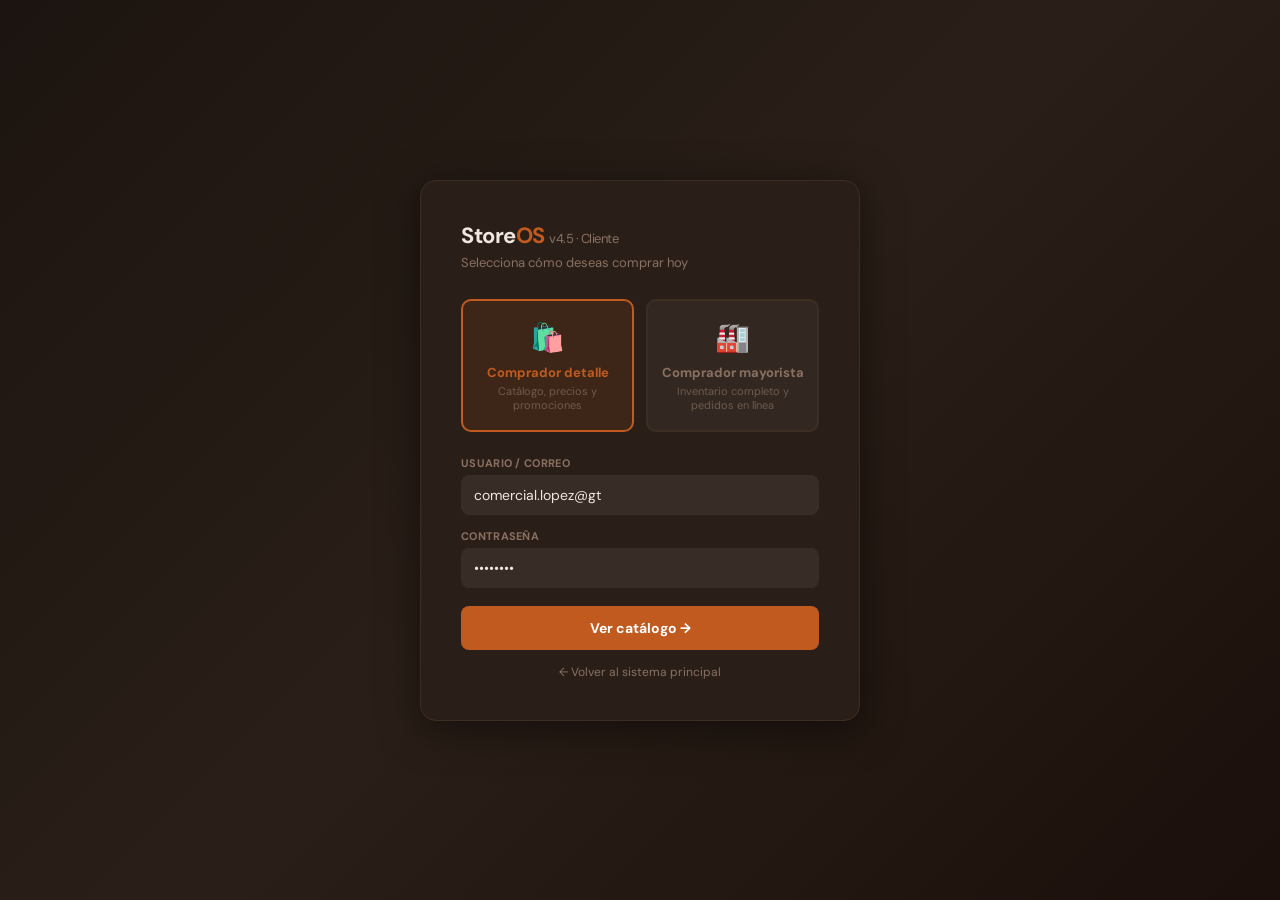
<file: prototipo clientes/index.html>
<!DOCTYPE html>
<html lang="es">
<head>
  <meta charset="UTF-8">
  <meta name="viewport" content="width=device-width, initial-scale=1.0">
  <title>StoreOS — Cliente v4.5</title>
  <link href="https://fonts.googleapis.com/css2?family=DM+Sans:wght@300;400;500;600;700&family=DM+Mono:wght@400;500&display=swap" rel="stylesheet">
  <link rel="stylesheet" href="customer.css">
</head>
<body>


<!-- ════════════════════════════════════════════
     LOGIN DE CLIENTE
════════════════════════════════════════════ -->
<div id="screen-customer-login">
  <div class="clogin-card">
    <div class="clogin-logo">Store<span>OS</span> <span style="font-size:13px;font-weight:400;color:var(--retail-muted)">v4.5 · Cliente</span></div>
    <div class="clogin-sub">Selecciona cómo deseas comprar hoy</div>

    <div class="ctype-grid">
      <button class="ctype-btn active" id="ctype-retail" onclick="selectCustomerType('retail',this)">
        <span class="ct-icon">🛍️</span>
        <span class="ct-label">Comprador detalle</span>
        <span class="ct-sub">Catálogo, precios y promociones</span>
      </button>
      <button class="ctype-btn" id="ctype-wholesale" onclick="selectCustomerType('wholesale',this)">
        <span class="ct-icon">🏭</span>
        <span class="ct-label">Comprador mayorista</span>
        <span class="ct-sub">Inventario completo y pedidos en línea</span>
      </button>
    </div>

    <div class="clogin-form-group">
      <label>Usuario / correo</label>
      <input type="text" placeholder="cliente@empresa.gt" value="comercial.lopez@gt">
    </div>
    <div class="clogin-form-group">
      <label>Contraseña</label>
      <input type="password" value="••••••••">
    </div>
    <button class="btn-clogin" id="clogin-btn" onclick="customerLogin()">
      Ver catálogo →
    </button>
    <div class="back-to-main" onclick="window.history.back()">
      ← Volver al sistema principal
    </div>
  </div>
</div>


<!-- ════════════════════════════════════════════
     APP CLIENTE
════════════════════════════════════════════ -->
<div id="app-customer" class="store-app retail" style="display:none">

  <!-- TOPBAR -->
  <div class="store-topbar retail" id="store-topbar">
    <div class="store-logo">🛒 La Tienda</div>
    <nav class="store-nav" id="store-nav">
      <!-- Generado por JS según tipo -->
    </nav>
    <input class="store-search" placeholder="🔍 Buscar productos…" style="margin-left:auto">
    <span class="store-type-badge" id="store-type-badge">🛍️ Detalle</span>
    <button class="store-cart" onclick="customerLogout()">
      🛒 Carrito
      <div class="cart-count" id="cart-badge">0</div>
    </button>
  </div>


  <!-- ══════════════════════════════════════
       PANEL: DETALLE
  ══════════════════════════════════════ -->
  <div class="store-panel active" id="panel-retail">

    <!-- Tab: Catálogo -->
    <div class="retail-tab-panel active" id="tab-catalogo">
      <div class="retail-main">

        <!-- Banner hero de promoción -->
        <div class="promo-hero">
          <div>
            <h2>🔥 Semana de descuentos</h2>
            <p>Encuentra los mejores precios en productos de primera necesidad. Ofertas válidas hasta el 20 de marzo.</p>
          </div>
          <div class="promo-hero-badge">
            -15%
            <div>en productos seleccionados</div>
          </div>
        </div>

        <!-- Promociones destacadas -->
        <div class="retail-section-title">
          ⭐ Promociones de hoy <span>· 3 ofertas activas</span>
        </div>
        <div class="promo-row" style="margin-bottom:32px">
          <div class="promo-card featured">
            <div class="pc-icon">🫙</div>
            <div>
              <div class="pc-badge">-10% hoy</div>
              <div class="pc-name">Aceite Ideal 1L</div>
              <div class="pc-desc">Aceite vegetal para frituras. Sin colesterol. Botella de 1 litro.</div>
              <div class="pc-price">
                <span class="pc-original">Q 42.50</span>
                <span class="pc-final">Q 38.50</span>
              </div>
            </div>
          </div>
          <div class="promo-card featured">
            <div class="pc-icon">🏷️</div>
            <div>
              <div class="pc-badge">-15% promo</div>
              <div class="pc-name">Harina Maseca 1kg</div>
              <div class="pc-desc">Harina de maíz nixtamalizado. Para tortillas, tamales y pupusas.</div>
              <div class="pc-price">
                <span class="pc-original">Q 14.00</span>
                <span class="pc-final">Q 11.90</span>
              </div>
            </div>
          </div>
          <div class="promo-card">
            <div class="pc-icon">☕</div>
            <div>
              <div class="pc-badge new">Nuevo</div>
              <div class="pc-name">Café Montaña 250g</div>
              <div class="pc-desc">Café guatemalteco molido. Huehuetenango, tueste medio. 250g.</div>
              <div class="pc-price">
                <span class="pc-final">Q 28.00</span>
              </div>
            </div>
          </div>
        </div>

        <!-- Catálogo completo -->
        <div class="retail-section-title">🛒 Catálogo de productos</div>
        <div class="retail-pills" style="margin-bottom:20px">
          <div class="retail-pill active">Todos</div>
          <div class="retail-pill">🌾 Granos</div>
          <div class="retail-pill">🫙 Aceites</div>
          <div class="retail-pill">🧼 Higiene</div>
          <div class="retail-pill">☕ Bebidas</div>
          <div class="retail-pill">🕯️ Velas</div>
          <div class="retail-pill">🧂 Condimentos</div>
        </div>

        <div class="retail-product-grid">

          <!-- Agotado -->
          <div class="retail-product-card out-of-stock">
            <div class="rp-img">🌾</div>
            <div class="rp-info">
              <div class="rp-name">Azúcar 50lb</div>
              <div class="rp-cat">Granos · Guatelinda</div>
              <div class="rp-desc">Azúcar blanca refinada. Saco de 50 libras. Ideal para hogar o negocio.</div>
              <div class="rp-footer">
                <div class="rp-price-wrap"><div class="rp-price">Q 120.00</div></div>
                <button class="btn-add-retail" disabled>❌ Agotado</button>
              </div>
            </div>
          </div>

          <!-- Con descuento + recomendado -->
          <div class="retail-product-card featured">
            <div class="rp-img">🫙</div>
            <div class="rp-info">
              <div class="rp-badge">-10% hoy</div>
              <div class="rp-name">Aceite Ideal 1L</div>
              <div class="rp-cat">Aceites · Ideal</div>
              <div class="rp-desc">Aceite vegetal para frituras y ensaladas. Sin colesterol. 1 litro.</div>
              <div class="rp-footer">
                <div class="rp-price-wrap">
                  <div class="rp-original">Q 42.50</div>
                  <div class="rp-price">Q 38.50</div>
                </div>
                <button class="btn-add-retail">+ Agregar</button>
              </div>
            </div>
          </div>

          <div class="retail-product-card">
            <div class="rp-img">🍚</div>
            <div class="rp-info">
              <div class="rp-name">Arroz Brillante 1lb</div>
              <div class="rp-cat">Granos · Brillante</div>
              <div class="rp-desc">Arroz blanco grano largo. Cocción perfecta garantizada. 1 libra.</div>
              <div class="rp-footer">
                <div class="rp-price-wrap"><div class="rp-price">Q 7.50</div></div>
                <button class="btn-add-retail">+ Agregar</button>
              </div>
            </div>
          </div>

          <div class="retail-product-card">
            <div class="rp-img">🫘</div>
            <div class="rp-info">
              <div class="rp-name">Frijol negro 1lb</div>
              <div class="rp-cat">Granos · Sin marca</div>
              <div class="rp-desc">Frijol negro selecto. Grano limpio y uniforme. Bolsa de 1 libra.</div>
              <div class="rp-footer">
                <div class="rp-price-wrap"><div class="rp-price">Q 9.00</div></div>
                <button class="btn-add-retail">+ Agregar</button>
              </div>
            </div>
          </div>

          <div class="retail-product-card">
            <div class="rp-img">🧼</div>
            <div class="rp-info">
              <div class="rp-name">Jabón Dove 90g</div>
              <div class="rp-cat">Higiene · Dove</div>
              <div class="rp-desc">Jabón de tocador con crema humectante. Suave para todo tipo de piel. 90g.</div>
              <div class="rp-footer">
                <div class="rp-price-wrap"><div class="rp-price">Q 18.00</div></div>
                <button class="btn-add-retail">+ Agregar</button>
              </div>
            </div>
          </div>

          <div class="retail-product-card">
            <div class="rp-img">☕</div>
            <div class="rp-info">
              <div class="rp-badge new-badge">Nuevo</div>
              <div class="rp-name">Café Montaña 250g</div>
              <div class="rp-cat">Bebidas · Montaña</div>
              <div class="rp-desc">Café guatemalteco molido. Origen Huehuetenango. Tueste medio. 250g.</div>
              <div class="rp-footer">
                <div class="rp-price-wrap"><div class="rp-price">Q 28.00</div></div>
                <button class="btn-add-retail">+ Agregar</button>
              </div>
            </div>
          </div>

          <div class="retail-product-card">
            <div class="rp-img">🕯️</div>
            <div class="rp-info">
              <div class="rp-name">Vela San Judas 20cm</div>
              <div class="rp-cat">Velas · Beige · Sinovela</div>
              <div class="rp-desc">Vela decorativa San Judas. Color beige. 20 centímetros de alto.</div>
              <div class="rp-footer">
                <div class="rp-price-wrap"><div class="rp-price">Q 5.00</div></div>
                <button class="btn-add-retail">+ Agregar</button>
              </div>
            </div>
          </div>

          <div class="retail-product-card featured">
            <div class="rp-img" style="background:rgba(192,90,31,0.12)">🏷️</div>
            <div class="rp-info">
              <div class="rp-badge">-15% promo</div>
              <div class="rp-name">Harina Maseca 1kg</div>
              <div class="rp-cat">Harinas · Maseca</div>
              <div class="rp-desc">Harina de maíz nixtamalizado precocida. Para tortillas, tamales y pupusas. 1kg.</div>
              <div class="rp-footer">
                <div class="rp-price-wrap">
                  <div class="rp-original">Q 14.00</div>
                  <div class="rp-price">Q 11.90</div>
                </div>
                <button class="btn-add-retail">+ Agregar</button>
              </div>
            </div>
          </div>

        </div><!-- /retail-product-grid -->
      </div><!-- /retail-main -->
    </div><!-- /tab-catalogo -->

    <!-- Tab: Promociones -->
    <div class="retail-tab-panel" id="tab-promos">
      <div class="retail-main">
        <div class="retail-section-title">🏷️ Todas las promociones activas</div>
        <div class="promo-row">
          <div class="promo-card featured">
            <div class="pc-icon">🫙</div>
            <div>
              <div class="pc-badge">-10% · Válido hoy</div>
              <div class="pc-name">Aceite Ideal 1L</div>
              <div class="pc-desc">Aceite vegetal para frituras. Sin colesterol. Botella de 1 litro.</div>
              <div class="pc-price"><span class="pc-original">Q 42.50</span><span class="pc-final">Q 38.50</span></div>
            </div>
          </div>
          <div class="promo-card featured">
            <div class="pc-icon">🏷️</div>
            <div>
              <div class="pc-badge">-15% · Hasta 20/03</div>
              <div class="pc-name">Harina Maseca 1kg</div>
              <div class="pc-desc">Harina de maíz nixtamalizado. Para tortillas y tamales. 1kg.</div>
              <div class="pc-price"><span class="pc-original">Q 14.00</span><span class="pc-final">Q 11.90</span></div>
            </div>
          </div>
          <div class="promo-card">
            <div class="pc-icon">☕</div>
            <div>
              <div class="pc-badge new">Nuevo producto</div>
              <div class="pc-name">Café Montaña 250g</div>
              <div class="pc-desc">Café guatemalteco molido. Precio de introducción.</div>
              <div class="pc-price"><span class="pc-final">Q 28.00</span></div>
            </div>
          </div>
        </div>
      </div>
    </div><!-- /tab-promos -->

  </div><!-- /panel-retail -->


  <!-- ══════════════════════════════════════
       PANEL: MAYORISTA
  ══════════════════════════════════════ -->
  <div class="store-panel" id="panel-wholesale">

    <!-- Tab: Inventario -->
    <div class="wholesale-tab-panel active" id="tab-inventory">
      <div class="wholesale-main">

        <!-- Hero -->
        <div class="wholesale-hero">
          <div>
            <h2>Portal de compras al mayor</h2>
            <p>Consulta el inventario completo, elige cantidades y registra tu pedido en línea sin desplazarte.</p>
          </div>
          <div style="text-align:right;flex-shrink:0">
            <div class="wh-num">3 niveles</div>
            <div class="wh-sub">de descuento por volumen</div>
          </div>
        </div>

        <!-- Descuentos -->
        <div style="font-size:14px;font-weight:700;color:var(--wholesale-text);margin-bottom:12px">📦 Descuentos por volumen de compra</div>
        <div class="discount-cards">
          <div class="discount-card">
            <div class="dc-qty">Desde Q 500</div>
            <div class="dc-pct">5%</div>
            <div class="dc-desc">Pedido básico · precio mayorista estándar</div>
          </div>
          <div class="discount-card">
            <div class="dc-qty">Desde Q 2,000</div>
            <div class="dc-pct">10%</div>
            <div class="dc-desc">Pedido intermedio · descuento al total</div>
          </div>
          <div class="discount-card">
            <div class="dc-qty">Desde Q 5,000</div>
            <div class="dc-pct">15%</div>
            <div class="dc-desc">Pedido grande · precio especial negociado</div>
          </div>
        </div>

        <!-- Inventario + carrito -->
        <div class="wholesale-layout">
          <div>
            <div style="font-size:14px;font-weight:700;color:var(--wholesale-text);margin-bottom:12px">📋 Inventario disponible</div>
            <div class="wholesale-filters">
              <input placeholder="🔍 Buscar producto…" style="flex:1;min-width:180px">
              <select>
                <option>Todas las categorías</option>
                <option>Granos</option><option>Aceites</option>
                <option>Higiene</option><option>Bebidas</option>
                <option>Velas</option><option>Condimentos</option>
              </select>
              <select>
                <option>Todos los estados</option>
                <option>🟢 Disponible</option><option>🟡 Stock bajo</option>
              </select>
            </div>

            <div class="tbl" style="background:var(--wholesale-surface);border:1px solid var(--wholesale-border);border-radius:var(--radius);overflow:hidden">
              <table class="tbl">
                <thead><tr>
                  <th>Producto</th><th>Cat.</th>
                  <th>P. público</th><th>P. mayorista</th>
                  <th>Stock</th><th>Cantidad</th><th></th>
                </tr></thead>
                <tbody>
                  <tr>
                    <td><strong>Azúcar 50lb</strong><div style="font-size:11px;color:var(--wholesale-muted)">Guatelinda · Saco</div></td>
                    <td>Granos</td>
                    <td class="mono">Q 120.00</td>
                    <td class="mono" style="color:var(--ok);font-weight:700">Q 108.00</td>
                    <td><span class="stock-bar"><span class="stock-bar-fill" style="width:0%;background:var(--danger)"></span></span><span style="font-size:12px;color:var(--danger);font-weight:600"> 0 · Agotado</span></td>
                    <td><input class="qty-input" type="number" value="0" min="0" disabled></td>
                    <td><button class="btn-add-cart" disabled>❌</button></td>
                  </tr>
                  <tr>
                    <td><strong>Aceite Ideal 1L</strong><div style="font-size:11px;color:var(--wholesale-muted)">Ideal · Botella</div></td>
                    <td>Aceites</td>
                    <td class="mono">Q 38.50</td>
                    <td class="mono" style="color:var(--ok);font-weight:700">Q 34.00</td>
                    <td><span class="stock-bar"><span class="stock-bar-fill" style="width:25%;background:var(--warn)"></span></span><span style="font-size:12px;color:var(--warn);font-weight:600"> 5 · Bajo</span></td>
                    <td><input class="qty-input" type="number" value="0" min="0" max="5"></td>
                    <td><button class="btn-add-cart" onclick="addToCart('Aceite Ideal 1L',34.00,5)">+ Agregar</button></td>
                  </tr>
                  <tr>
                    <td><strong>Arroz Brillante 1lb</strong><div style="font-size:11px;color:var(--wholesale-muted)">Brillante · Libra</div></td>
                    <td>Granos</td>
                    <td class="mono">Q 7.50</td>
                    <td class="mono" style="color:var(--ok);font-weight:700">Q 7.00</td>
                    <td><span class="stock-bar"><span class="stock-bar-fill" style="width:40%;background:var(--warn)"></span></span><span style="font-size:12px;color:var(--warn);font-weight:600"> 8 · Bajo</span></td>
                    <td><input class="qty-input" type="number" value="0" min="0" max="8"></td>
                    <td><button class="btn-add-cart" onclick="addToCart('Arroz Brillante 1lb',7.00,8)">+ Agregar</button></td>
                  </tr>
                  <tr>
                    <td><strong>Jabón Dove 90g</strong><div style="font-size:11px;color:var(--wholesale-muted)">Dove · Caja 12 uds.</div></td>
                    <td>Higiene</td>
                    <td class="mono">Q 18.00</td>
                    <td class="mono" style="color:var(--ok);font-weight:700">Q 15.50</td>
                    <td><span class="stock-bar"><span class="stock-bar-fill" style="width:85%;background:var(--ok)"></span></span><span style="font-size:12px;color:var(--ok);font-weight:600"> 34 · OK</span></td>
                    <td><input class="qty-input" type="number" value="0" min="0" max="34"></td>
                    <td><button class="btn-add-cart" onclick="addToCart('Jabón Dove 90g',15.50,34)">+ Agregar</button></td>
                  </tr>
                  <tr>
                    <td><strong>Sal Marina 500g</strong><div style="font-size:11px;color:var(--wholesale-muted)">Sin marca · Bolsa</div></td>
                    <td>Condim.</td>
                    <td class="mono">Q 4.50</td>
                    <td class="mono" style="color:var(--ok);font-weight:700">Q 4.00</td>
                    <td><span class="stock-bar"><span class="stock-bar-fill" style="width:100%;background:var(--ok)"></span></span><span style="font-size:12px;color:var(--ok);font-weight:600"> 52 · OK</span></td>
                    <td><input class="qty-input" type="number" value="0" min="0" max="52"></td>
                    <td><button class="btn-add-cart" onclick="addToCart('Sal Marina 500g',4.00,52)">+ Agregar</button></td>
                  </tr>
                  <tr>
                    <td><strong>Frijol negro 1lb</strong><div style="font-size:11px;color:var(--wholesale-muted)">Sin marca · Libra</div></td>
                    <td>Granos</td>
                    <td class="mono">Q 9.00</td>
                    <td class="mono" style="color:var(--ok);font-weight:700">Q 8.20</td>
                    <td><span class="stock-bar"><span class="stock-bar-fill" style="width:70%;background:var(--ok)"></span></span><span style="font-size:12px;color:var(--ok);font-weight:600"> 28 · OK</span></td>
                    <td><input class="qty-input" type="number" value="0" min="0" max="28"></td>
                    <td><button class="btn-add-cart" onclick="addToCart('Frijol negro 1lb',8.20,28)">+ Agregar</button></td>
                  </tr>
                  <tr>
                    <td><strong>Vela San Judas 20cm</strong><div style="font-size:11px;color:var(--wholesale-muted)">Sinovela · Caja 24</div></td>
                    <td>Velas</td>
                    <td class="mono">Q 5.00</td>
                    <td class="mono" style="color:var(--ok);font-weight:700">Q 4.20</td>
                    <td><span class="stock-bar"><span class="stock-bar-fill" style="width:80%;background:var(--ok)"></span></span><span style="font-size:12px;color:var(--ok);font-weight:600"> 72 · OK</span></td>
                    <td><input class="qty-input" type="number" value="0" min="0" max="72"></td>
                    <td><button class="btn-add-cart" onclick="addToCart('Vela San Judas 20cm',4.20,72)">+ Agregar</button></td>
                  </tr>
                  <tr>
                    <td><strong>Café Montaña 250g</strong><div style="font-size:11px;color:var(--wholesale-muted)">Montaña · Unidad</div></td>
                    <td>Bebidas</td>
                    <td class="mono">Q 28.00</td>
                    <td class="mono" style="color:var(--ok);font-weight:700">Q 25.00</td>
                    <td><span class="stock-bar"><span class="stock-bar-fill" style="width:95%;background:var(--ok)"></span></span><span style="font-size:12px;color:var(--ok);font-weight:600"> 19 · OK</span></td>
                    <td><input class="qty-input" type="number" value="0" min="0" max="19"></td>
                    <td><button class="btn-add-cart" onclick="addToCart('Café Montaña 250g',25.00,19)">+ Agregar</button></td>
                  </tr>
                </tbody>
              </table>
            </div>
          </div><!-- /tabla inventario -->

          <!-- Carrito lateral -->
          <div class="cart-aside">
            <div class="cart-aside-title">🛒 Pedido en curso</div>
            <div class="cart-empty" id="cart-empty">Agrega productos desde la tabla para armar tu pedido.</div>
            <div id="cart-items"></div>
            <div class="cart-total-row" id="cart-total-row" style="display:none">
              <div>Total</div>
              <div class="ct-val" id="cart-total-val">Q 0.00</div>
            </div>
            <div class="discount-applied" id="discount-msg" style="display:none"></div>
            <button class="btn btn-primary" style="width:100%;margin-top:14px;justify-content:center"
              onclick="showWholesaleTab('tab-pedido',document.querySelectorAll('#store-nav .store-nav-item')[1])">
              📝 Continuar con el pedido →
            </button>
            <button class="btn btn-outline" style="width:100%;margin-top:8px;justify-content:center;font-size:12px"
              onclick="cart=[];renderCart()">
              🗑 Limpiar pedido
            </button>
          </div>

        </div><!-- /wholesale-layout -->
      </div><!-- /wholesale-main -->
    </div><!-- /tab-inventory -->


    <!-- Tab: Hacer pedido -->
    <div class="wholesale-tab-panel" id="tab-pedido">
      <div class="wholesale-main">
        <div style="font-size:18px;font-weight:700;letter-spacing:-0.3px;color:var(--wholesale-text);margin-bottom:6px">📝 Registrar pedido en línea</div>
        <div style="font-size:13px;color:var(--wholesale-muted);margin-bottom:22px">Completa los datos del pedido. No necesitas desplazarte al local.</div>

        <div class="order-form-card">
          <!-- Tabs del formulario -->
          <div class="order-tabs">
            <button class="order-tab active" onclick="showOrderTab('otab-datos',this)">👤 Datos del negocio</button>
            <button class="order-tab"        onclick="showOrderTab('otab-entrega',this)">🚚 Entrega / Recogida</button>
            <button class="order-tab"        onclick="showOrderTab('otab-resumen',this)">📋 Resumen del pedido</button>
          </div>

          <!-- Tab 1: Datos del negocio -->
          <div class="order-tab-panel active" id="otab-datos">
            <div style="display:grid;grid-template-columns:1fr 1fr;gap:14px">
              <div class="fld"><label>Nombre del negocio *</label><input placeholder="Ej: Comercial López" value="Comercial López"></div>
              <div class="fld"><label>Nombre del contacto *</label><input placeholder="Ej: Juan López" value="Juan López"></div>
              <div class="fld"><label>Teléfono *</label><input placeholder="5555-1234" value="5555-1234"></div>
              <div class="fld"><label>Correo electrónico</label><input type="email" placeholder="comercial@lopez.gt" value="comercial.lopez@gt"></div>
              <div class="fld"><label>NIT</label><input placeholder="12345-6" value="12345-6"></div>
              <div class="fld"><label>Nombre para factura</label><input placeholder="Ej: Comercial López S.A." value="Comercial López"></div>
            </div>
            <div style="display:flex;justify-content:flex-end;margin-top:18px">
              <button class="btn btn-primary" onclick="showOrderTab('otab-entrega',document.querySelectorAll('.order-tab')[1])">Siguiente →</button>
            </div>
          </div>

          <!-- Tab 2: Entrega / Recogida -->
          <div class="order-tab-panel" id="otab-entrega">

            <!-- Selector de tipo -->
            <div style="display:flex;gap:12px;margin-bottom:20px">
              <button class="btn btn-primary delivery-type-btn" id="btn-entrega" onclick="selectDeliveryType('entrega')">
                🚚 Entrega a domicilio
              </button>
              <button class="btn btn-outline delivery-type-btn" id="btn-recogida" onclick="selectDeliveryType('recogida')">
                🏪 Recogida en local
              </button>
            </div>

            <!-- Sección: entrega a domicilio -->
            <div id="section-entrega">
              <div class="order-section-title">🚚 Datos de entrega</div>
              <div style="display:grid;grid-template-columns:1fr 1fr;gap:14px">
                <div class="fld full"><label>Dirección de entrega *</label><input placeholder="Zona, calle, número, referencia…"></div>
                <div class="fld"><label>Municipio / Ciudad</label><input placeholder="Ej: Guatemala, Mixco…"></div>
                <div class="fld"><label>Fecha preferida de entrega</label><input type="date"></div>
                <div class="fld"><label>Franja horaria preferida</label>
                  <select>
                    <option>Cualquier hora</option>
                    <option>Mañana (8:00 – 12:00)</option>
                    <option>Tarde (12:00 – 17:00)</option>
                    <option>Fin de día (17:00 – 19:00)</option>
                  </select>
                </div>
                <div class="fld full"><label>Instrucciones adicionales de entrega</label><textarea placeholder="Ej: Timbre no funciona, llamar al llegar. Local color rojo…"></textarea></div>
              </div>
            </div>

            <!-- Sección: recogida en local -->
            <div id="section-recogida" style="display:none">
              <div class="order-section-title">🏪 Datos de recogida</div>
              <div style="background:var(--ok-light);border:1px solid #A3D4B8;border-radius:8px;padding:12px 14px;margin-bottom:16px;font-size:13px;color:var(--ok)">
                📍 <strong>Dirección del local:</strong> 6a Avenida 12-34 Zona 1, Guatemala. Lunes a sábado de 8:00 a 18:00.
              </div>
              <div style="display:grid;grid-template-columns:1fr 1fr;gap:14px">
                <div class="fld"><label>Fecha de recogida *</label><input type="date"></div>
                <div class="fld"><label>Hora aproximada</label><input type="time" value="10:00"></div>

                <!-- NUEVO: descripción del vehículo -->
                <div class="fld full" style="background:var(--wholesale-bg);border:1px solid var(--wholesale-border);border-radius:8px;padding:14px">
                  <div style="font-size:12px;font-weight:700;color:var(--customer-mid);text-transform:uppercase;letter-spacing:0.3px;margin-bottom:12px">🚗 Descripción del vehículo (opcional)</div>
                  <div style="font-size:12px;color:var(--wholesale-muted);margin-bottom:12px">Si llegas en vehículo, estos datos ayudan a los colaboradores a identificarte rápidamente desde el local.</div>
                  <div style="display:grid;grid-template-columns:1fr 1fr 1fr;gap:12px">
                    <div class="fld"><label>Marca del vehículo</label><input placeholder="Ej: Toyota, Nissan…"></div>
                    <div class="fld"><label>Color</label><input placeholder="Ej: Blanco, Rojo…"></div>
                    <div class="fld"><label>Número de placa</label><input placeholder="Ej: P-123ABC" style="text-transform:uppercase"></div>
                  </div>
                  <div class="fld" style="margin-top:12px"><label>Notas adicionales sobre el vehículo</label><input placeholder="Ej: Pickup de doble cabina, vidrios polarizados…"></div>
                </div>

                <div class="fld full"><label>Observaciones de recogida</label><textarea placeholder="Ej: Llegar por la entrada de carga, preguntar por Pedro…"></textarea></div>
              </div>
            </div>

            <div style="display:flex;justify-content:space-between;margin-top:18px">
              <button class="btn btn-outline" onclick="showOrderTab('otab-datos',document.querySelectorAll('.order-tab')[0])">← Anterior</button>
              <button class="btn btn-primary" onclick="showOrderTab('otab-resumen',document.querySelectorAll('.order-tab')[2])">Revisar pedido →</button>
            </div>
          </div>

          <!-- Tab 3: Resumen -->
          <div class="order-tab-panel" id="otab-resumen">
            <div style="display:grid;grid-template-columns:1fr 1fr;gap:16px;margin-bottom:16px">
              <div style="background:var(--wholesale-bg);border:1px solid var(--wholesale-border);border-radius:8px;padding:14px">
                <div style="font-size:11px;font-weight:700;text-transform:uppercase;color:var(--wholesale-muted);margin-bottom:8px">👤 Negocio</div>
                <div style="font-size:13px;font-weight:600">Comercial López</div>
                <div style="font-size:12px;color:var(--wholesale-muted)">Juan López · 5555-1234</div>
                <div style="font-size:12px;color:var(--wholesale-muted)">NIT: 12345-6</div>
              </div>
              <div style="background:var(--wholesale-bg);border:1px solid var(--wholesale-border);border-radius:8px;padding:14px">
                <div style="font-size:11px;font-weight:700;text-transform:uppercase;color:var(--wholesale-muted);margin-bottom:8px">🚚 Entrega</div>
                <div style="font-size:13px;font-weight:600">Entrega a domicilio</div>
                <div style="font-size:12px;color:var(--wholesale-muted)">Zona 3, 6a Calle 12-45</div>
                <div style="font-size:12px;color:var(--wholesale-muted)">Mañana, 14/03/2026</div>
              </div>
            </div>

            <!-- Productos del pedido -->
            <div style="background:var(--wholesale-bg);border:1px solid var(--wholesale-border);border-radius:8px;padding:14px;margin-bottom:14px">
              <div style="font-size:11px;font-weight:700;text-transform:uppercase;color:var(--wholesale-muted);margin-bottom:10px">📦 Productos</div>
              <div id="cart-summary-resumen" style="font-size:13px;color:var(--wholesale-muted)">
                El resumen del carrito aparecerá aquí.
              </div>
            </div>

            <div style="display:flex;justify-content:space-between;align-items:center;padding:14px;background:var(--wholesale-surface);border:1px solid var(--wholesale-border);border-radius:8px">
              <div>
                <div style="font-size:12px;color:var(--wholesale-muted)">Total estimado del pedido</div>
                <div style="font-size:22px;font-weight:800;font-family:'DM Mono',monospace;color:var(--customer)" id="resumen-total">Q 0.00</div>
              </div>
              <div style="display:flex;gap:10px">
                <button class="btn btn-outline" onclick="showOrderTab('otab-entrega',document.querySelectorAll('.order-tab')[1])">← Anterior</button>
                <button class="btn btn-primary" style="background:var(--ok)">✅ Confirmar y enviar pedido</button>
              </div>
            </div>
          </div>

        </div><!-- /order-form-card -->
      </div>
    </div><!-- /tab-pedido -->


    <!-- Tab: Mis entregas -->
    <div class="wholesale-tab-panel" id="tab-entregas">
      <div class="wholesale-main">
        <div style="font-size:18px;font-weight:700;letter-spacing:-0.3px;color:var(--wholesale-text);margin-bottom:6px">🚚 Seguimiento de entregas</div>
        <div style="font-size:13px;color:var(--wholesale-muted);margin-bottom:22px">Estado actualizado de tus pedidos activos e historial reciente.</div>

        <div id="deliveries-container">
          <!-- Generado por JS -->
        </div>
      </div>
    </div><!-- /tab-entregas -->

  </div><!-- /panel-wholesale -->

</div><!-- /app-customer -->


<script src="customer.js"></script>
</body>
</html>
</file>
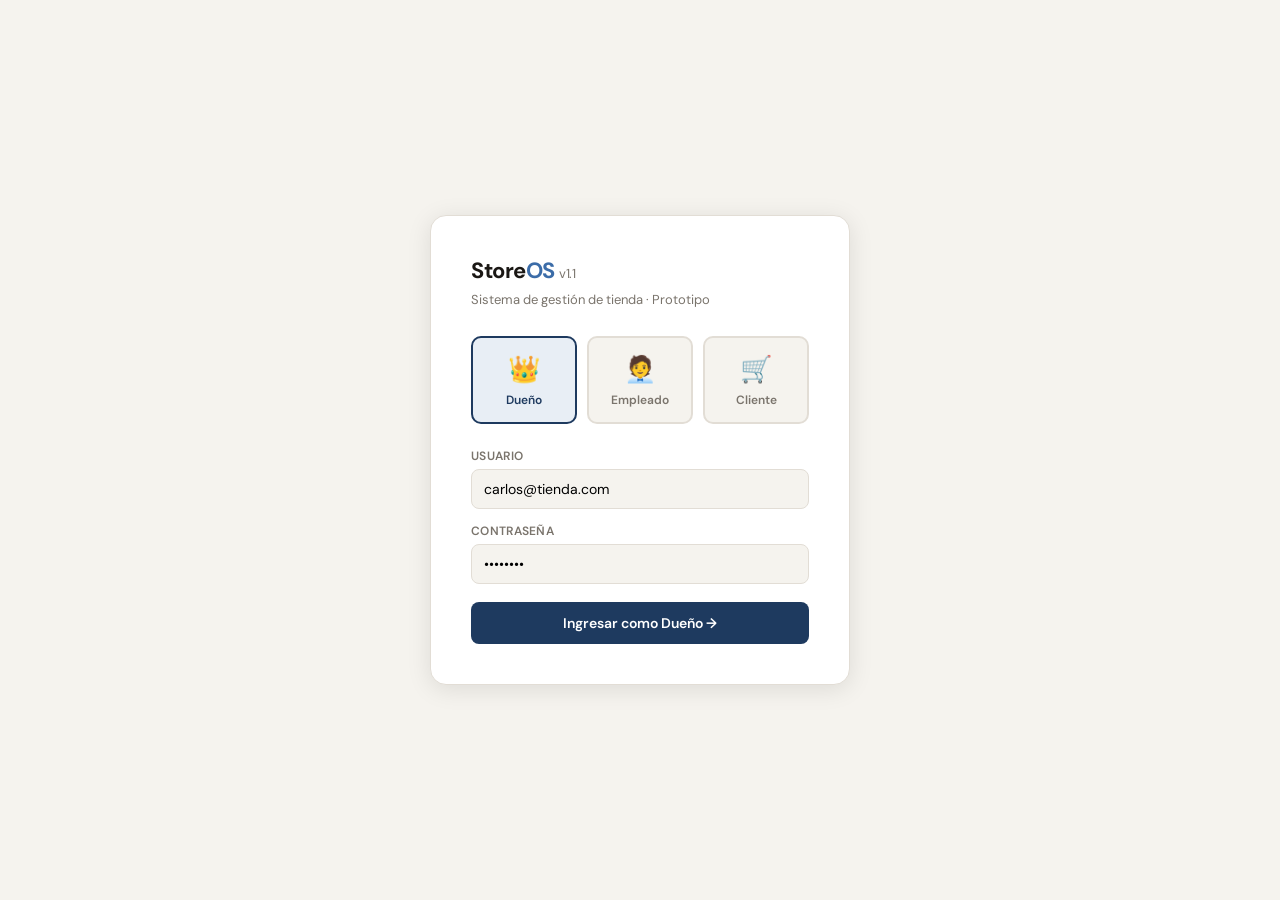
<file: prototipo1/index.html>
<!DOCTYPE html>
<html lang="es">
<head>
  <meta charset="UTF-8">
  <meta name="viewport" content="width=device-width, initial-scale=1.0">
  <title>StoreOS — Prototipo v1.1</title>
  <link href="https://fonts.googleapis.com/css2?family=DM+Sans:wght@300;400;500;600;700&family=DM+Mono:wght@400;500&display=swap" rel="stylesheet">
  <link rel="stylesheet" href="styles.css">
</head>
<body>


<!-- ════════════════════════════════════════════
     LOGIN
════════════════════════════════════════════ -->
<div id="screen-login">
  <div class="login-card">
    <div class="login-logo">Store<span>OS</span> <span style="font-size:13px;font-weight:400;color:var(--muted)">v1.1</span></div>
    <div class="login-sub">Sistema de gestión de tienda · Prototipo</div>

    <div class="role-grid">
      <button class="role-btn active-owner" onclick="selectRole('owner',this)" id="rb-owner">
        <span class="icon">👑</span><span class="label">Dueño</span>
      </button>
      <button class="role-btn" onclick="selectRole('employee',this)" id="rb-employee">
        <span class="icon">🧑‍💼</span><span class="label">Empleado</span>
      </button>
      <button class="role-btn" onclick="selectRole('customer',this)" id="rb-customer">
        <span class="icon">🛒</span><span class="label">Cliente</span>
      </button>
    </div>

    <!-- Sub-tipo cliente (visible al seleccionar Cliente) -->
    <div class="customer-type-row" id="customer-type-row" style="display:none">
      <button class="ctype-btn active" id="ctype-retail" onclick="selectCustomerType('retail',this)">
        <span class="ct-icon">🛍️</span>Comprador detalle
      </button>
      <button class="ctype-btn" id="ctype-wholesale" onclick="selectCustomerType('wholesale',this)">
        <span class="ct-icon">🏭</span>Comprador mayorista
      </button>
    </div>

    <div class="form-group">
      <label>USUARIO</label>
      <input type="text" placeholder="usuario@tienda.com" value="carlos@tienda.com">
    </div>
    <div class="form-group">
      <label>CONTRASEÑA</label>
      <input type="password" value="••••••••">
    </div>
    <button class="btn-login" id="login-btn" onclick="login()">
      Ingresar como Dueño →
    </button>
  </div>
</div>


<!-- ════════════════════════════════════════════
     APP — DUEÑO
════════════════════════════════════════════ -->
<div class="app" id="app-owner">

  <!-- Topbar -->
  <div class="topbar">
    <div class="topbar-logo">Store<span>OS</span></div>
    <nav class="topbar-nav">
      <button class="nav-item active" onclick="showPanel('owner','dashboard',this)">📊 Dashboard</button>
      <button class="nav-item"        onclick="showPanel('owner','inventory',this)">📦 Inventario</button>
      <button class="nav-item"        onclick="showPanel('owner','kardex',this)">📒 Kardex</button>
      <button class="nav-item"        onclick="showPanel('owner','sales',this)">💰 Ventas</button>
      <button class="nav-item"        onclick="showPanel('owner','prices',this)">🏷️ Precios</button>
      <button class="nav-item"        onclick="showPanel('owner','orders',this)">📋 Pedidos</button>
      <button class="nav-item"        onclick="showPanel('owner','clients',this)">👥 Clientes</button>
    </nav>
    <div class="topbar-right">
      <div class="badge-notif" title="Notificaciones" onclick="showPanel('owner','dashboard',document.querySelector('#app-owner .nav-item'))">
        🔔<div class="badge-dot"></div>
      </div>
      <div class="avatar owner">CA</div>
      <button class="logout-btn" onclick="logout()">← Salir</button>
    </div>
  </div>

  <div class="main">

    <!-- ───────────────────────────────────────
         PANEL: DASHBOARD
    ─────────────────────────────────────── -->
    <div class="panel active" id="owner-dashboard">
      <div class="page-title">Buenos días, Carlos 👋</div>
      <div class="page-sub">Resumen del día — 12 de marzo, 2026</div>

      <!-- KPIs -->
      <div class="stat-grid">
        <div class="stat-card">
          <div class="s-icon">💵</div>
          <div class="s-val">Q 4,820</div>
          <div class="s-label">Ventas hoy</div>
          <div class="s-delta delta-up">▲ 12% vs ayer</div>
          <div class="sparkline">
            <div class="spark-bar" style="height:40%"></div><div class="spark-bar" style="height:60%"></div>
            <div class="spark-bar" style="height:50%"></div><div class="spark-bar" style="height:75%"></div>
            <div class="spark-bar" style="height:65%"></div><div class="spark-bar" style="height:90%"></div>
            <div class="spark-bar" style="height:80%"></div>
          </div>
        </div>
        <div class="stat-card">
          <div class="s-icon">📦</div>
          <div class="s-val">247</div>
          <div class="s-label">Productos en stock</div>
          <div class="s-delta delta-down">▼ 8 agotados / bajos</div>
          <div class="sparkline">
            <div class="spark-bar" style="height:70%"></div><div class="spark-bar" style="height:65%"></div>
            <div class="spark-bar" style="height:60%"></div><div class="spark-bar" style="height:58%"></div>
            <div class="spark-bar" style="height:55%"></div><div class="spark-bar" style="height:52%"></div>
            <div class="spark-bar" style="height:50%"></div>
          </div>
        </div>
        <div class="stat-card">
          <div class="s-icon">🧾</div>
          <div class="s-val">38</div>
          <div class="s-label">Pedidos del día</div>
          <div class="s-delta delta-up">▲ 5 mayoristas</div>
          <div class="sparkline">
            <div class="spark-bar" style="height:30%"></div><div class="spark-bar" style="height:45%"></div>
            <div class="spark-bar" style="height:55%"></div><div class="spark-bar" style="height:60%"></div>
            <div class="spark-bar" style="height:70%"></div><div class="spark-bar" style="height:75%"></div>
            <div class="spark-bar" style="height:85%"></div>
          </div>
        </div>
        <div class="stat-card">
          <div class="s-icon">⚠️</div>
          <div class="s-val">6</div>
          <div class="s-label">Alertas de stock bajo</div>
          <div class="s-delta delta-down">Requieren atención</div>
          <div class="sparkline">
            <div class="spark-bar" style="height:20%"></div><div class="spark-bar" style="height:30%"></div>
            <div class="spark-bar" style="height:25%"></div><div class="spark-bar" style="height:40%"></div>
            <div class="spark-bar" style="height:55%"></div><div class="spark-bar" style="height:65%"></div>
            <div class="spark-bar" style="height:80%"></div>
          </div>
        </div>
      </div>

      <div class="main-with-aside">
        <div>
          <!-- Gráfica de barras -->
          <div class="card" style="margin-bottom:16px">
            <div class="card-title">📈 Tendencia de ventas (últimos 7 días)</div>
            <div class="chart-bars">
              <div class="bar-wrap"><div class="bar" style="height:55%;background:var(--owner-light)"></div><div class="bar-label">L</div></div>
              <div class="bar-wrap"><div class="bar" style="height:70%;background:var(--owner-light)"></div><div class="bar-label">M</div></div>
              <div class="bar-wrap"><div class="bar" style="height:60%;background:var(--owner-light)"></div><div class="bar-label">X</div></div>
              <div class="bar-wrap"><div class="bar" style="height:85%;background:var(--owner-light)"></div><div class="bar-label">J</div></div>
              <div class="bar-wrap"><div class="bar" style="height:90%;background:var(--owner-light)"></div><div class="bar-label">V</div></div>
              <div class="bar-wrap"><div class="bar" style="height:75%;background:var(--owner-light)"></div><div class="bar-label">S</div></div>
              <div class="bar-wrap"><div class="bar" style="height:100%;background:var(--owner-mid)"></div><div class="bar-label">D</div></div>
            </div>
          </div>

          <!-- Más vendidos -->
          <div class="card">
            <div class="card-title">🏆 Productos más vendidos hoy</div>
            <div class="progress-row"><div class="progress-label">Azúcar 50lb</div><div class="progress-track"><div class="progress-fill" style="width:88%"></div></div><div class="progress-val">Q 1,240</div></div>
            <div class="progress-row"><div class="progress-label">Aceite Ideal 1L</div><div class="progress-track"><div class="progress-fill" style="width:72%"></div></div><div class="progress-val">Q 980</div></div>
            <div class="progress-row"><div class="progress-label">Arroz Brillante</div><div class="progress-track"><div class="progress-fill" style="width:65%"></div></div><div class="progress-val">Q 760</div></div>
            <div class="progress-row"><div class="progress-label">Maíz amarillo</div><div class="progress-track"><div class="progress-fill" style="width:50%"></div></div><div class="progress-val">Q 590</div></div>
            <div class="progress-row"><div class="progress-label">Jabón Dove</div><div class="progress-track"><div class="progress-fill" style="width:38%"></div></div><div class="progress-val">Q 430</div></div>
          </div>
        </div>

        <!-- Alertas laterales -->
        <div class="aside-alerts">
          <div class="card-title" style="margin-bottom:0">🔔 Alertas recientes</div>
          <div class="alert-item crit">
            <div class="a-icon">🔴</div>
            <div><div class="a-title">Azúcar 50lb — AGOTADO</div><div class="a-text">0 unidades. Reordenar con Guatelinda.</div></div>
          </div>
          <div class="alert-item warn">
            <div class="a-icon">🟡</div>
            <div><div class="a-title">Aceite Ideal 1L — bajo</div><div class="a-text">5 unidades restantes. Mínimo: 20.</div></div>
          </div>
          <div class="alert-item warn">
            <div class="a-icon">🟡</div>
            <div><div class="a-title">Arroz Brillante — bajo</div><div class="a-text">8 unidades restantes.</div></div>
          </div>
          <div class="alert-item warn">
            <div class="a-icon">🟡</div>
            <div><div class="a-title">Producto sin factura</div><div class="a-text">Venta #1038 — Café Montaña ×3 sin factura emitida.</div></div>
          </div>
          <div class="alert-item ok">
            <div class="a-icon">✅</div>
            <div><div class="a-title">Pago confirmado</div><div class="a-text">Distribuidora García — Q 2,400.</div></div>
          </div>
        </div>
      </div>
    </div><!-- /dashboard -->


    <!-- ───────────────────────────────────────
         PANEL: INVENTARIO
    ─────────────────────────────────────── -->
    <div class="panel" id="owner-inventory">
      <div class="page-title">📦 Inventario</div>
      <div class="page-sub">Control de existencias por producto y bodega</div>

      <div class="alert-banner alert-warn">⚠️ <strong>6 productos</strong> están por debajo del stock mínimo. Revisar antes de fin de día.</div>

      <div style="display:flex;gap:10px;margin-bottom:16px;flex-wrap:wrap;align-items:flex-end">
        <div class="inp-group" style="flex:1"><input placeholder="🔍  Buscar producto, marca, lote…"></div>
        <div class="inp-group">
          <label>Bodega</label>
          <select style="width:140px">
            <option>Todas</option><option>Bodega Principal</option><option>Bodega Norte</option><option>Bodega Sur</option>
          </select>
        </div>
        <button class="btn btn-owner" onclick="openModal('modal-add-product')">+ Agregar producto</button>
      </div>

      <div class="card" style="padding:0">
        <table class="tbl">
          <thead><tr>
            <th>Producto</th><th>Categoría</th><th>Bodega</th><th>Stock</th><th>Mín.</th><th>Precio unit.</th><th>Estado</th><th></th>
          </tr></thead>
          <tbody>
            <tr>
              <td><strong>Azúcar 50lb</strong></td><td>Granos</td>
              <td><span class="bodega-tag">Principal</span></td>
              <td style="font-family:'DM Mono',monospace">0</td><td>10</td>
              <td style="font-family:'DM Mono',monospace">Q 120.00</td>
              <td><span class="chip chip-danger">🔴 Agotado</span></td>
              <td><button class="btn btn-outline" style="padding:4px 10px;font-size:12px" onclick="showPanel('owner','kardex',document.querySelectorAll('#app-owner .nav-item')[2])">Ver Kardex</button></td>
            </tr>
            <tr>
              <td><strong>Aceite Ideal 1L</strong></td><td>Aceites</td>
              <td><span class="bodega-tag">Principal</span></td>
              <td style="font-family:'DM Mono',monospace">5</td><td>20</td>
              <td style="font-family:'DM Mono',monospace">Q 38.50</td>
              <td><span class="chip chip-warn">🟡 Bajo</span></td>
              <td><button class="btn btn-outline" style="padding:4px 10px;font-size:12px" onclick="showPanel('owner','kardex',document.querySelectorAll('#app-owner .nav-item')[2])">Ver Kardex</button></td>
            </tr>
            <tr>
              <td><strong>Arroz Brillante 1lb</strong></td><td>Granos</td>
              <td><span class="bodega-tag">Norte</span></td>
              <td style="font-family:'DM Mono',monospace">8</td><td>15</td>
              <td style="font-family:'DM Mono',monospace">Q 7.50</td>
              <td><span class="chip chip-warn">🟡 Bajo</span></td>
              <td><button class="btn btn-outline" style="padding:4px 10px;font-size:12px">Ver Kardex</button></td>
            </tr>
            <tr>
              <td><strong>Jabón Dove 90g</strong></td><td>Higiene</td>
              <td><span class="bodega-tag">Sur</span></td>
              <td style="font-family:'DM Mono',monospace">34</td><td>20</td>
              <td style="font-family:'DM Mono',monospace">Q 18.00</td>
              <td><span class="chip chip-ok">🟢 OK</span></td>
              <td><button class="btn btn-outline" style="padding:4px 10px;font-size:12px">Ver Kardex</button></td>
            </tr>
            <tr>
              <td><strong>Sal Marina 500g</strong></td><td>Condimentos</td>
              <td><span class="bodega-tag">Principal</span></td>
              <td style="font-family:'DM Mono',monospace">52</td><td>15</td>
              <td style="font-family:'DM Mono',monospace">Q 4.50</td>
              <td><span class="chip chip-ok">🟢 OK</span></td>
              <td><button class="btn btn-outline" style="padding:4px 10px;font-size:12px">Ver Kardex</button></td>
            </tr>
            <tr>
              <td><strong>Frijol negro 1lb</strong></td><td>Granos</td>
              <td><span class="bodega-tag">Norte</span></td>
              <td style="font-family:'DM Mono',monospace">28</td><td>20</td>
              <td style="font-family:'DM Mono',monospace">Q 9.00</td>
              <td><span class="chip chip-ok">🟢 OK</span></td>
              <td><button class="btn btn-outline" style="padding:4px 10px;font-size:12px">Ver Kardex</button></td>
            </tr>
            <tr>
              <td><strong>Café Montaña 250g</strong></td><td>Bebidas</td>
              <td><span class="bodega-tag">Sur</span></td>
              <td style="font-family:'DM Mono',monospace">19</td><td>10</td>
              <td style="font-family:'DM Mono',monospace">Q 28.00</td>
              <td><span class="chip chip-ok">🟢 OK</span></td>
              <td><button class="btn btn-outline" style="padding:4px 10px;font-size:12px">Ver Kardex</button></td>
            </tr>
          </tbody>
        </table>
      </div>
    </div><!-- /inventory -->


    <!-- ───────────────────────────────────────
         PANEL: KARDEX
    ─────────────────────────────────────── -->
    <div class="panel" id="owner-kardex">
      <div class="page-title">📒 Kardex</div>
      <div class="page-sub">Historial de entradas, salidas y saldo de cada producto</div>

      <div class="alert-banner alert-info">ℹ️ El Kardex registra automáticamente cada venta e ingreso. Los productos marcados en rojo tienen movimientos sin factura asociada.</div>

      <!-- Filtros -->
      <div style="display:flex;gap:10px;margin-bottom:20px;flex-wrap:wrap;align-items:flex-end">
        <div class="inp-group" style="flex:1"><label>Producto</label><input placeholder="Buscar producto…" value="Azúcar 50lb"></div>
        <div class="inp-group"><label>Bodega</label><select style="width:140px"><option>Todas</option><option selected>Principal</option><option>Norte</option><option>Sur</option></select></div>
        <div class="inp-group"><label>Desde</label><input type="date" style="width:145px" value="2026-03-01"></div>
        <div class="inp-group"><label>Hasta</label><input type="date" style="width:145px" value="2026-03-12"></div>
        <button class="btn btn-owner">🔍 Aplicar</button>
        <button class="btn btn-outline">⬇ Exportar</button>
      </div>

      <!-- Resumen de saldo -->
      <div style="display:grid;grid-template-columns:repeat(3,1fr);gap:14px;margin-bottom:20px">
        <div class="stat-card">
          <div class="s-icon">📥</div>
          <div class="s-val">120</div>
          <div class="s-label">Total entradas (mes)</div>
        </div>
        <div class="stat-card">
          <div class="s-icon">📤</div>
          <div class="s-val">120</div>
          <div class="s-label">Total salidas (mes)</div>
        </div>
        <div class="stat-card">
          <div class="s-icon">🏷️</div>
          <div class="s-val">0</div>
          <div class="s-label">Saldo actual</div>
          <div class="s-delta delta-down">⚠️ Agotado</div>
        </div>
      </div>

      <!-- Tabla Kardex -->
      <div class="card" style="padding:0">
        <table class="tbl">
          <thead><tr>
            <th>Fecha</th><th>Tipo</th><th>Descripción</th><th>Bodega</th>
            <th>Entrada</th><th>Salida</th><th>Saldo</th><th>Factura</th><th>Registrado por</th>
          </tr></thead>
          <tbody>
            <tr>
              <td>01/03 08:00</td>
              <td><span class="chip chip-ok">📥 Entrada</span></td>
              <td>Pedido #P-085 — Guatelinda</td>
              <td><span class="bodega-tag">Principal</span></td>
              <td class="kardex-entry-in" style="font-family:'DM Mono',monospace">+60</td>
              <td style="color:var(--muted)">—</td>
              <td style="font-family:'DM Mono',monospace;font-weight:700">60</td>
              <td><span class="chip chip-ok">F-2024</span></td>
              <td>Sistema</td>
            </tr>
            <tr>
              <td>03/03 10:30</td>
              <td><span class="chip chip-danger">📤 Salida</span></td>
              <td>Venta #1030 — Cliente mayorista</td>
              <td><span class="bodega-tag">Principal</span></td>
              <td style="color:var(--muted)">—</td>
              <td class="kardex-entry-out" style="font-family:'DM Mono',monospace">-30</td>
              <td style="font-family:'DM Mono',monospace;font-weight:700">30</td>
              <td><span class="chip chip-ok">F-2025</span></td>
              <td>María G.</td>
            </tr>
            <tr>
              <td>05/03 14:00</td>
              <td><span class="chip chip-ok">📥 Entrada</span></td>
              <td>Pedido #P-086 — Guatelinda</td>
              <td><span class="bodega-tag">Principal</span></td>
              <td class="kardex-entry-in" style="font-family:'DM Mono',monospace">+60</td>
              <td style="color:var(--muted)">—</td>
              <td style="font-family:'DM Mono',monospace;font-weight:700">90</td>
              <td><span class="chip chip-ok">F-2026</span></td>
              <td>Sistema</td>
            </tr>
            <tr>
              <td>08/03 09:15</td>
              <td><span class="chip chip-danger">📤 Salida</span></td>
              <td>Venta #1038 — Cliente detalle</td>
              <td><span class="bodega-tag">Principal</span></td>
              <td style="color:var(--muted)">—</td>
              <td class="kardex-entry-out" style="font-family:'DM Mono',monospace">-50</td>
              <td style="font-family:'DM Mono',monospace;font-weight:700">40</td>
              <td><span class="chip chip-danger">❌ Sin factura</span></td>
              <td>Pedro L.</td>
            </tr>
            <tr>
              <td>10/03 11:00</td>
              <td><span class="chip chip-danger">📤 Salida</span></td>
              <td>Venta #1040 — Cliente mayorista</td>
              <td><span class="bodega-tag">Principal</span></td>
              <td style="color:var(--muted)">—</td>
              <td class="kardex-entry-out" style="font-family:'DM Mono',monospace">-40</td>
              <td style="font-family:'DM Mono',monospace;font-weight:700">0</td>
              <td><span class="chip chip-ok">F-2030</span></td>
              <td>María G.</td>
            </tr>
          </tbody>
        </table>
      </div>
    </div><!-- /kardex -->


    <!-- ───────────────────────────────────────
         PANEL: VENTAS
    ─────────────────────────────────────── -->
    <div class="panel" id="owner-sales">
      <div class="page-title">💰 Reportes de ventas</div>
      <div class="page-sub">Historial, filtros avanzados y análisis de tendencias</div>

      <div class="stat-grid" style="grid-template-columns:repeat(3,1fr)">
        <div class="stat-card"><div class="s-icon">📅</div><div class="s-val">Q 4,820</div><div class="s-label">Ventas hoy</div></div>
        <div class="stat-card"><div class="s-icon">📆</div><div class="s-val">Q 29,450</div><div class="s-label">Ventas semana</div></div>
        <div class="stat-card"><div class="s-icon">🗓️</div><div class="s-val">Q 118,300</div><div class="s-label">Ventas mes</div></div>
      </div>

      <!-- Sub-tabs -->
      <div id="sales-tabs">
        <div class="sub-tabs">
          <button class="sub-tab active" onclick="showSubTab('sales-tabs','sales-historial',this)">📋 Historial</button>
          <button class="sub-tab"        onclick="showSubTab('sales-tabs','sales-tendencias',this)">📈 Tendencias anuales</button>
          <button class="sub-tab"        onclick="showSubTab('sales-tabs','sales-sin-factura',this)">⚠️ Sin factura</button>
        </div>

        <!-- Historial -->
        <div class="sub-panel active" id="sales-historial">
          <div style="display:flex;gap:10px;margin-bottom:16px;flex-wrap:wrap;align-items:flex-end">
            <div class="inp-group"><label>Fecha</label><input type="date" style="width:150px"></div>
            <div class="inp-group"><label>Marca</label><select style="width:130px"><option>Todas</option><option>Guatelinda</option><option>Ideal</option><option>Brillante</option></select></div>
            <div class="inp-group"><label>Categoría</label><select style="width:130px"><option>Todas</option><option>Granos</option><option>Aceites</option><option>Higiene</option></select></div>
            <div class="inp-group"><label>Empleado</label><select style="width:130px"><option>Todos</option><option>María G.</option><option>Pedro L.</option><option>Ana R.</option></select></div>
            <button class="btn btn-owner">Filtrar</button>
            <button class="btn btn-outline">⬇ Exportar</button>
          </div>
          <div class="card" style="padding:0">
            <table class="tbl">
              <thead><tr><th>#</th><th>Fecha</th><th>Producto</th><th>Qty</th><th>Total</th><th>Empleado</th><th>Factura</th><th>Estado</th></tr></thead>
              <tbody>
                <tr><td style="font-family:'DM Mono',monospace;color:var(--muted)">#1042</td><td>12/03 09:14</td><td>Azúcar 50lb ×2</td><td>2</td><td style="font-family:'DM Mono',monospace">Q 240.00</td><td>María G.</td><td>F-2031</td><td><span class="chip chip-ok">✅ Pagado</span></td></tr>
                <tr><td style="font-family:'DM Mono',monospace;color:var(--muted)">#1041</td><td>12/03 08:55</td><td>Aceite Ideal ×10</td><td>10</td><td style="font-family:'DM Mono',monospace">Q 385.00</td><td>Pedro L.</td><td>F-2030</td><td><span class="chip chip-ok">✅ Pagado</span></td></tr>
                <tr><td style="font-family:'DM Mono',monospace;color:var(--muted)">#1040</td><td>12/03 08:30</td><td>Arroz Brillante ×20</td><td>20</td><td style="font-family:'DM Mono',monospace">Q 150.00</td><td>María G.</td><td>F-2029</td><td><span class="chip chip-pending">🕐 Pendiente</span></td></tr>
                <tr><td style="font-family:'DM Mono',monospace;color:var(--muted)">#1039</td><td>11/03 17:10</td><td>Jabón Dove ×5</td><td>5</td><td style="font-family:'DM Mono',monospace">Q 90.00</td><td>Pedro L.</td><td>F-2028</td><td><span class="chip chip-ok">✅ Pagado</span></td></tr>
                <tr style="background:#FDECEB20"><td style="font-family:'DM Mono',monospace;color:var(--muted)">#1038</td><td>11/03 15:45</td><td>Café Montaña ×3</td><td>3</td><td style="font-family:'DM Mono',monospace">Q 84.00</td><td>Ana R.</td><td style="color:var(--danger)">—</td><td><span class="chip chip-danger">❌ Sin factura</span></td></tr>
              </tbody>
            </table>
          </div>
        </div>

        <!-- Tendencias anuales -->
        <div class="sub-panel" id="sales-tendencias">
          <div class="card" style="margin-bottom:16px">
            <div class="card-title">📅 Ventas mensuales — 2026</div>
            <div class="chart-bars" style="height:140px">
              <div class="bar-wrap"><div class="bar" style="height:55%;background:var(--owner-light)"></div><div class="bar-label">Ene</div></div>
              <div class="bar-wrap"><div class="bar" style="height:68%;background:var(--owner-light)"></div><div class="bar-label">Feb</div></div>
              <div class="bar-wrap"><div class="bar" style="height:45%;background:var(--owner-mid)"></div><div class="bar-label">Mar</div></div>
              <div class="bar-wrap"><div class="bar" style="height:20%;background:#E2DDD5"></div><div class="bar-label">Abr</div></div>
              <div class="bar-wrap"><div class="bar" style="height:20%;background:#E2DDD5"></div><div class="bar-label">May</div></div>
              <div class="bar-wrap"><div class="bar" style="height:20%;background:#E2DDD5"></div><div class="bar-label">Jun</div></div>
              <div class="bar-wrap"><div class="bar" style="height:20%;background:#E2DDD5"></div><div class="bar-label">Jul</div></div>
              <div class="bar-wrap"><div class="bar" style="height:20%;background:#E2DDD5"></div><div class="bar-label">Ago</div></div>
              <div class="bar-wrap"><div class="bar" style="height:20%;background:#E2DDD5"></div><div class="bar-label">Sep</div></div>
              <div class="bar-wrap"><div class="bar" style="height:20%;background:#E2DDD5"></div><div class="bar-label">Oct</div></div>
              <div class="bar-wrap"><div class="bar" style="height:20%;background:#E2DDD5"></div><div class="bar-label">Nov</div></div>
              <div class="bar-wrap"><div class="bar" style="height:80%;background:#E2DDD5"></div><div class="bar-label">Dic</div></div>
            </div>
            <div style="font-size:11px;color:var(--muted);margin-top:8px">Las barras grises son proyecciones. Dic incluye datos del año anterior como referencia.</div>
          </div>
          <div class="card">
            <div class="card-title">🔍 Comparación por categoría (trimestre)</div>
            <div class="progress-row"><div class="progress-label">Granos</div><div class="progress-track"><div class="progress-fill" style="width:85%"></div></div><div class="progress-val">Q 48,200</div></div>
            <div class="progress-row"><div class="progress-label">Aceites</div><div class="progress-track"><div class="progress-fill" style="width:62%"></div></div><div class="progress-val">Q 35,100</div></div>
            <div class="progress-row"><div class="progress-label">Higiene</div><div class="progress-track"><div class="progress-fill" style="width:41%"></div></div><div class="progress-val">Q 23,400</div></div>
            <div class="progress-row"><div class="progress-label">Bebidas</div><div class="progress-track"><div class="progress-fill" style="width:30%"></div></div><div class="progress-val">Q 17,000</div></div>
            <div class="progress-row"><div class="progress-label">Condimentos</div><div class="progress-track"><div class="progress-fill" style="width:18%"></div></div><div class="progress-val">Q 10,200</div></div>
          </div>
        </div>

        <!-- Sin factura -->
        <div class="sub-panel" id="sales-sin-factura">
          <div class="alert-banner alert-danger">⚠️ Estas ventas fueron registradas pero <strong>no tienen factura emitida</strong>. Pueden representar pérdidas no contabilizadas.</div>
          <div class="card" style="padding:0">
            <table class="tbl">
              <thead><tr><th>#Venta</th><th>Fecha</th><th>Producto</th><th>Total</th><th>Empleado</th><th>Acción</th></tr></thead>
              <tbody>
                <tr>
                  <td style="font-family:'DM Mono',monospace;color:var(--muted)">#1038</td>
                  <td>11/03 15:45</td><td>Café Montaña ×3</td>
                  <td style="font-family:'DM Mono',monospace">Q 84.00</td>
                  <td>Ana R.</td>
                  <td><button class="btn btn-owner" style="padding:5px 12px;font-size:12px">🧾 Emitir factura</button></td>
                </tr>
                <tr>
                  <td style="font-family:'DM Mono',monospace;color:var(--muted)">#1025</td>
                  <td>09/03 12:10</td><td>Frijol negro ×15</td>
                  <td style="font-family:'DM Mono',monospace">Q 135.00</td>
                  <td>Pedro L.</td>
                  <td><button class="btn btn-owner" style="padding:5px 12px;font-size:12px">🧾 Emitir factura</button></td>
                </tr>
              </tbody>
            </table>
          </div>
        </div>
      </div>
    </div><!-- /sales -->


    <!-- ───────────────────────────────────────
         PANEL: PRECIOS
    ─────────────────────────────────────── -->
    <div class="panel" id="owner-prices">
      <div class="page-title">🏷️ Gestión de precios</div>
      <div class="page-sub">Precios al detalle, al mayor y referencia de competencia</div>
      <div class="card" style="padding:0">
        <table class="tbl">
          <thead><tr>
            <th>Producto</th><th>Precio detalle</th><th>Precio mayor</th><th>Descuento mayor</th><th>Competencia ref.</th><th></th>
          </tr></thead>
          <tbody>
            <tr>
              <td><strong>Azúcar 50lb</strong></td>
              <td><input class="price-input" value="Q 120.00"></td>
              <td><input class="price-input" value="Q 108.00"></td>
              <td><span class="chip chip-ok">10%</span></td>
              <td style="color:var(--muted);font-family:'DM Mono',monospace">Q 118.00</td>
              <td><button class="btn btn-owner" style="padding:5px 12px;font-size:12px" onclick="savePrice(this)">💾 Guardar</button></td>
            </tr>
            <tr>
              <td><strong>Aceite Ideal 1L</strong></td>
              <td><input class="price-input" value="Q 38.50"></td>
              <td><input class="price-input" value="Q 34.00"></td>
              <td><span class="chip chip-ok">12%</span></td>
              <td style="color:var(--muted);font-family:'DM Mono',monospace">Q 40.00</td>
              <td><button class="btn btn-owner" style="padding:5px 12px;font-size:12px" onclick="savePrice(this)">💾 Guardar</button></td>
            </tr>
            <tr>
              <td><strong>Arroz Brillante</strong></td>
              <td><input class="price-input" value="Q 7.50"></td>
              <td><input class="price-input" value="Q 6.80"></td>
              <td><span class="chip chip-warn">9%</span></td>
              <td style="color:var(--muted);font-family:'DM Mono',monospace">Q 7.00</td>
              <td><button class="btn btn-owner" style="padding:5px 12px;font-size:12px" onclick="savePrice(this)">💾 Guardar</button></td>
            </tr>
            <tr>
              <td><strong>Jabón Dove 90g</strong></td>
              <td><input class="price-input" value="Q 18.00"></td>
              <td><input class="price-input" value="Q 15.50"></td>
              <td><span class="chip chip-ok">14%</span></td>
              <td style="color:var(--muted);font-family:'DM Mono',monospace">Q 19.00</td>
              <td><button class="btn btn-owner" style="padding:5px 12px;font-size:12px" onclick="savePrice(this)">💾 Guardar</button></td>
            </tr>
          </tbody>
        </table>
      </div>
    </div><!-- /prices -->


    <!-- ───────────────────────────────────────
         PANEL: PEDIDOS & PROVEEDORES
    ─────────────────────────────────────── -->
    <div class="panel" id="owner-orders">
      <div class="page-title">📋 Pedidos y proveedores</div>
      <div class="page-sub">Órdenes de compra, facturas y confirmación de pagos por correo</div>

      <div style="display:flex;gap:10px;margin-bottom:20px">
        <button class="btn btn-owner" onclick="openModal('modal-new-order')">+ Nuevo pedido</button>
        <button class="btn btn-outline" onclick="openModal('modal-email')">📧 Enviar confirmación de pago</button>
      </div>

      <div id="orders-tabs">
        <div class="sub-tabs">
          <button class="sub-tab active" onclick="showSubTab('orders-tabs','orders-activos',this)">🚚 Pedidos activos</button>
          <button class="sub-tab"        onclick="showSubTab('orders-tabs','orders-historial',this)">📁 Historial</button>
          <button class="sub-tab"        onclick="showSubTab('orders-tabs','orders-proveedores',this)">🏭 Proveedores</button>
        </div>

        <!-- Activos -->
        <div class="sub-panel active" id="orders-activos">
          <div class="card" style="padding:0">
            <table class="tbl">
              <thead><tr><th>Pedido</th><th>Proveedor</th><th>Producto</th><th>Qty</th><th>Total</th><th>Fecha</th><th>Estado</th><th></th></tr></thead>
              <tbody>
                <tr>
                  <td style="font-family:'DM Mono',monospace;color:var(--muted)">#P-088</td>
                  <td>Guatelinda</td><td>Azúcar 50lb ×50</td><td>50</td>
                  <td style="font-family:'DM Mono',monospace">Q 5,800</td><td>10/03</td>
                  <td><span class="chip chip-pending">🚚 En tránsito</span></td>
                  <td><button class="btn btn-outline" style="padding:4px 10px;font-size:12px" onclick="openModal('modal-email')">📧 Confirmar</button></td>
                </tr>
                <tr>
                  <td style="font-family:'DM Mono',monospace;color:var(--muted)">#P-087</td>
                  <td>Dist. García</td><td>Aceite Ideal ×100</td><td>100</td>
                  <td style="font-family:'DM Mono',monospace">Q 3,200</td><td>08/03</td>
                  <td><span class="chip chip-ok">✅ Entregado</span></td>
                  <td><button class="btn btn-outline" style="padding:4px 10px;font-size:12px" onclick="openModal('modal-email')">📧 Confirmar</button></td>
                </tr>
              </tbody>
            </table>
          </div>
        </div>

        <!-- Historial -->
        <div class="sub-panel" id="orders-historial">
          <div class="card" style="padding:0">
            <table class="tbl">
              <thead><tr><th>Pedido</th><th>Proveedor</th><th>Producto</th><th>Total</th><th>Fecha</th><th>Estado</th></tr></thead>
              <tbody>
                <tr><td style="font-family:'DM Mono',monospace;color:var(--muted)">#P-086</td><td>Brillante S.A.</td><td>Arroz 1lb ×200</td><td style="font-family:'DM Mono',monospace">Q 1,400</td><td>05/03</td><td><span class="chip chip-ok">✅ Pagado</span></td></tr>
                <tr><td style="font-family:'DM Mono',monospace;color:var(--muted)">#P-085</td><td>Guatelinda</td><td>Azúcar 50lb ×60</td><td style="font-family:'DM Mono',monospace">Q 6,900</td><td>01/03</td><td><span class="chip chip-ok">✅ Pagado</span></td></tr>
                <tr><td style="font-family:'DM Mono',monospace;color:var(--muted)">#P-084</td><td>Dist. García</td><td>Aceite Ideal ×80</td><td style="font-family:'DM Mono',monospace">Q 2,560</td><td>22/02</td><td><span class="chip chip-ok">✅ Pagado</span></td></tr>
              </tbody>
            </table>
          </div>
        </div>

        <!-- Proveedores -->
        <div class="sub-panel" id="orders-proveedores">
          <div style="display:flex;justify-content:flex-end;margin-bottom:12px">
            <button class="btn btn-owner" onclick="openModal('modal-add-supplier')">+ Agregar proveedor</button>
          </div>
          <div class="card" style="padding:0">
            <table class="tbl">
              <thead><tr><th>Proveedor</th><th>Contacto</th><th>Correo</th><th>Productos</th><th>Info facturación</th><th></th></tr></thead>
              <tbody>
                <tr>
                  <td><strong>Guatelinda S.A.</strong></td><td>Roberto Paz</td>
                  <td style="font-family:'DM Mono',monospace;font-size:12px"><a href="/cdn-cgi/l/email-protection" class="__cf_email__" data-cfemail="562426372c1631233722333a3f383237783122">[email&#160;protected]</a></td>
                  <td>Azúcar, Maíz</td>
                  <td><span class="chip chip-blue">NIT 12345-6</span></td>
                  <td><button class="btn btn-outline" style="padding:4px 10px;font-size:12px" onclick="openModal('modal-email')">📧 Enviar correo</button></td>
                </tr>
                <tr>
                  <td><strong>Distribuidora García</strong></td><td>Ana García</td>
                  <td style="font-family:'DM Mono',monospace;font-size:12px"><a href="/cdn-cgi/l/email-protection" class="__cf_email__" data-cfemail="a8c9cfc9dacbc1c9e8ccc1dbdc86cfdc">[email&#160;protected]</a></td>
                  <td>Aceites, Grasas</td>
                  <td><span class="chip chip-blue">NIT 78901-2</span></td>
                  <td><button class="btn btn-outline" style="padding:4px 10px;font-size:12px" onclick="openModal('modal-email')">📧 Enviar correo</button></td>
                </tr>
                <tr>
                  <td><strong>Brillante S.A.</strong></td><td>José Molina</td>
                  <td style="font-family:'DM Mono',monospace;font-size:12px"><a href="/cdn-cgi/l/email-protection" class="__cf_email__" data-cfemail="4c2621232025222d0c2e3e2520202d223829622b38">[email&#160;protected]</a></td>
                  <td>Arroz, Granos</td>
                  <td><span class="chip chip-blue">NIT 34567-8</span></td>
                  <td><button class="btn btn-outline" style="padding:4px 10px;font-size:12px" onclick="openModal('modal-email')">📧 Enviar correo</button></td>
                </tr>
              </tbody>
            </table>
          </div>
        </div>
      </div>
    </div><!-- /orders -->


    <!-- ───────────────────────────────────────
         PANEL: CLIENTES
    ─────────────────────────────────────── -->
    <div class="panel" id="owner-clients">
      <div class="page-title">👥 Clientes</div>
      <div class="page-sub">Estado de pagos, adelantos y saldos pendientes</div>

      <div style="display:flex;gap:10px;margin-bottom:16px;align-items:flex-end">
        <div class="inp-group" style="flex:1"><input placeholder="🔍  Buscar cliente…"></div>
        <button class="btn btn-owner">+ Agregar cliente</button>
      </div>

      <div class="card" style="padding:0">
        <table class="tbl">
          <thead><tr>
            <th>Cliente</th><th>Tipo</th><th>Teléfono</th><th>Última compra</th><th>Saldo pendiente</th><th>Estado</th><th></th>
          </tr></thead>
          <tbody>
            <tr>
              <td><strong>Comercial López</strong></td>
              <td><span class="chip chip-blue">Mayorista</span></td>
              <td>5555-1234</td><td>12/03</td>
              <td style="font-family:'DM Mono',monospace;color:var(--danger)">-Q 800.00</td>
              <td><span class="chip chip-danger">💳 Debe</span></td>
              <td><button class="btn btn-outline" style="padding:4px 10px;font-size:12px" onclick="openModal('modal-payment')">Ver pagos</button></td>
            </tr>
            <tr>
              <td><strong>Tienda Martínez</strong></td>
              <td><span class="chip chip-blue">Mayorista</span></td>
              <td>5555-5678</td><td>11/03</td>
              <td style="font-family:'DM Mono',monospace;color:var(--ok)">+Q 500.00</td>
              <td><span class="chip chip-ok">✅ Adelanto</span></td>
              <td><button class="btn btn-outline" style="padding:4px 10px;font-size:12px" onclick="openModal('modal-payment')">Ver pagos</button></td>
            </tr>
            <tr>
              <td><strong>Juan Pérez</strong></td>
              <td><span class="chip" style="background:var(--bg);color:var(--muted);border:1px solid var(--border)">Detalle</span></td>
              <td>5555-9012</td><td>10/03</td>
              <td style="font-family:'DM Mono',monospace">Q 0.00</td>
              <td><span class="chip chip-ok">✅ Al día</span></td>
              <td><button class="btn btn-outline" style="padding:4px 10px;font-size:12px" onclick="openModal('modal-payment')">Ver pagos</button></td>
            </tr>
            <tr>
              <td><strong>Abarrotería Fuentes</strong></td>
              <td><span class="chip chip-blue">Mayorista</span></td>
              <td>5555-3456</td><td>08/03</td>
              <td style="font-family:'DM Mono',monospace;color:var(--danger)">-Q 2,400.00</td>
              <td><span class="chip chip-danger">💳 Debe</span></td>
              <td><button class="btn btn-outline" style="padding:4px 10px;font-size:12px" onclick="openModal('modal-payment')">Ver pagos</button></td>
            </tr>
          </tbody>
        </table>
      </div>
    </div><!-- /clients -->

  </div><!-- /main -->
</div><!-- /app-owner -->


<!-- ════════════════════════════════════════════
     APP — EMPLEADO
════════════════════════════════════════════ -->
<div class="app" id="app-employee">
  <div class="topbar">
    <div class="topbar-logo">Store<span>OS</span></div>
    <nav class="topbar-nav">
      <button class="nav-item active emp" onclick="showPanel('emp','sale',this)">🧾 Registrar venta</button>
      <button class="nav-item"            onclick="showPanel('emp','inv',this)">📦 Inventario</button>
      <button class="nav-item"            onclick="showPanel('emp','search',this)">🔍 Buscar</button>
    </nav>
    <div class="topbar-right">
      <div class="badge-notif">🔔<div class="badge-dot"></div></div>
      <div class="avatar emp">MA</div>
      <button class="logout-btn" onclick="logout()">← Salir</button>
    </div>
  </div>

  <div class="main">

    <!-- Registrar venta -->
    <div class="panel active" id="emp-sale">
      <div class="page-title">🧾 Registrar venta</div>
      <div class="page-sub">Añade productos a la venta actual</div>
      <div class="alert-banner alert-warn">⚠️ <strong>Azúcar 50lb</strong> está agotado — no disponible para venta.</div>
      <div class="sale-form">
        <div class="card-title" style="margin-bottom:14px">➕ Agregar producto</div>
        <div class="sale-form-grid">
          <div class="inp-group"><label>Producto</label><input placeholder="Nombre o código…" list="prod-list"><datalist id="prod-list"><option value="Aceite Ideal 1L"><option value="Arroz Brillante 1lb"><option value="Frijol negro 1lb"><option value="Jabón Dove 90g"><option value="Café Montaña 250g"></datalist></div>
          <div class="inp-group"><label>Cantidad</label><input type="number" value="1" min="1" style="width:80px"></div>
          <button class="btn btn-primary" style="margin-top:auto">+ Añadir</button>
        </div>
      </div>
      <div class="card" style="margin-bottom:16px;padding:0">
        <div style="padding:16px 20px;border-bottom:1px solid var(--border)" class="card-title">🛒 Venta en curso — Ticket #1043</div>
        <table class="tbl">
          <thead><tr><th>Producto</th><th>Precio unit.</th><th>Qty</th><th>Subtotal</th><th></th></tr></thead>
          <tbody>
            <tr><td>Aceite Ideal 1L</td><td style="font-family:'DM Mono',monospace">Q 38.50</td><td><input type="number" value="3" style="width:55px;border:1px solid var(--border);border-radius:6px;padding:4px 6px;font-family:'DM Mono',monospace"></td><td style="font-family:'DM Mono',monospace"><strong>Q 115.50</strong></td><td><button style="background:none;border:none;cursor:pointer;font-size:16px;color:var(--danger)">🗑</button></td></tr>
            <tr><td>Jabón Dove 90g</td><td style="font-family:'DM Mono',monospace">Q 18.00</td><td><input type="number" value="5" style="width:55px;border:1px solid var(--border);border-radius:6px;padding:4px 6px;font-family:'DM Mono',monospace"></td><td style="font-family:'DM Mono',monospace"><strong>Q 90.00</strong></td><td><button style="background:none;border:none;cursor:pointer;font-size:16px;color:var(--danger)">🗑</button></td></tr>
          </tbody>
        </table>
        <div style="padding:16px 20px;display:flex;justify-content:space-between;align-items:center;border-top:1px solid var(--border)">
          <div>
            <div style="font-size:12px;color:var(--muted);font-weight:600">TOTAL</div>
            <div style="font-size:24px;font-weight:700;font-family:'DM Mono',monospace">Q 205.50</div>
          </div>
          <div style="display:flex;gap:10px">
            <button class="btn btn-outline">🧾 Ver factura</button>
            <button class="btn btn-primary">✅ Confirmar venta</button>
          </div>
        </div>
      </div>
    </div>

    <!-- Inventario empleado -->
    <div class="panel" id="emp-inv">
      <div class="page-title">📦 Consultar inventario</div>
      <div class="page-sub">Solo lectura — para responder dudas de clientes</div>
      <div class="alert-banner alert-danger">🔴 <strong>Azúcar 50lb</strong> agotado. Notifica al dueño.</div>
      <div class="card" style="padding:0">
        <table class="tbl">
          <thead><tr><th>Producto</th><th>Categoría</th><th>Stock</th><th>Estado</th></tr></thead>
          <tbody>
            <tr><td>Azúcar 50lb</td><td>Granos</td><td style="font-family:'DM Mono',monospace">0</td><td><span class="stock-dot dot-danger"></span>Agotado</td></tr>
            <tr><td>Aceite Ideal 1L</td><td>Aceites</td><td style="font-family:'DM Mono',monospace">5</td><td><span class="stock-dot dot-warn"></span>Bajo</td></tr>
            <tr><td>Arroz Brillante 1lb</td><td>Granos</td><td style="font-family:'DM Mono',monospace">8</td><td><span class="stock-dot dot-warn"></span>Bajo</td></tr>
            <tr><td>Jabón Dove 90g</td><td>Higiene</td><td style="font-family:'DM Mono',monospace">34</td><td><span class="stock-dot dot-ok"></span>Disponible</td></tr>
            <tr><td>Sal Marina 500g</td><td>Condimentos</td><td style="font-family:'DM Mono',monospace">52</td><td><span class="stock-dot dot-ok"></span>Disponible</td></tr>
            <tr><td>Frijol negro 1lb</td><td>Granos</td><td style="font-family:'DM Mono',monospace">28</td><td><span class="stock-dot dot-ok"></span>Disponible</td></tr>
            <tr><td>Café Montaña 250g</td><td>Bebidas</td><td style="font-family:'DM Mono',monospace">19</td><td><span class="stock-dot dot-ok"></span>Disponible</td></tr>
          </tbody>
        </table>
      </div>
    </div>

    <!-- Buscar -->
    <div class="panel" id="emp-search">
      <div class="page-title">🔍 Buscar producto</div>
      <div class="page-sub">Consulta rápida de precio, stock y categoría</div>
      <div class="sale-form" style="margin-bottom:20px">
        <div class="sale-form-grid">
          <div class="inp-group"><label>Nombre, marca o código</label><input placeholder="Ej: Aceite, Jabón, #0042…"></div>
          <div class="inp-group"><label>Categoría</label><select><option>Todas</option><option>Granos</option><option>Aceites</option><option>Higiene</option><option>Bebidas</option></select></div>
          <button class="btn btn-primary" style="margin-top:auto">🔍 Buscar</button>
        </div>
      </div>
      <div class="card">
        <div class="card-title">Resultados</div>
        <div style="color:var(--muted);font-size:13px;text-align:center;padding:20px">Ingresa un término para buscar productos.</div>
      </div>
    </div>

  </div>
</div><!-- /app-employee -->


<!-- ════════════════════════════════════════════
     APP — CLIENTE (detalle y mayorista)
════════════════════════════════════════════ -->
<div class="app" id="app-customer" style="background:var(--bg)">

  <div class="store-topbar">
    <div class="store-logo">🛒 La Tienda</div>
    <nav class="store-nav" id="store-nav"></nav>
    <input class="store-search" placeholder="🔍  Buscar productos…" style="margin-left:auto">
    <span class="store-type-badge" id="store-type-badge">🛍️ Detalle</span>
    <button class="store-cart" onclick="logout()">🛒 Carrito <div class="cart-count" id="cart-count-label">0</div></button>
  </div>

  <!-- ══ VISTA DETALLE ══════════════════════════════ -->
  <div class="store-panel active" id="panel-retail">
    <div class="store-main">

      <!-- Promociones destacadas -->
      <div style="margin-bottom:24px">
        <div style="font-size:17px;font-weight:700;letter-spacing:-0.3px;margin-bottom:14px">🔥 Promociones de hoy</div>
        <div style="display:grid;grid-template-columns:repeat(3,1fr);gap:14px">
          <div class="product-card recommended" style="display:flex;align-items:center;gap:14px;padding:16px">
            <div style="font-size:38px;flex-shrink:0">🫙</div>
            <div>
              <div class="promo-badge">-10% hoy</div>
              <div class="product-name">Aceite Ideal 1L</div>
              <div class="product-desc">Aceite vegetal para frituras y ensaladas. Sin colesterol. Botella de 1 litro.</div>
              <div class="product-footer" style="margin-top:6px">
                <div><span class="product-original-price">Q 42.50</span><span class="product-price" style="font-size:15px">Q 38.50</span></div>
                <button class="btn-add">+ Agregar</button>
              </div>
            </div>
          </div>
          <div class="product-card" style="display:flex;align-items:center;gap:14px;padding:16px;border:2px solid var(--customer-mid)">
            <div style="font-size:38px;flex-shrink:0">🏷️</div>
            <div>
              <div class="promo-badge">-15% promo</div>
              <div class="product-name">Harina Maseca 1kg</div>
              <div class="product-desc">Harina de maíz nixtamalizado precocida. Para tortillas, tamales y pupusas.</div>
              <div class="product-footer" style="margin-top:6px">
                <div><span class="product-original-price">Q 14.00</span><span class="product-price" style="font-size:15px">Q 11.90</span></div>
                <button class="btn-add">+ Agregar</button>
              </div>
            </div>
          </div>
          <div class="product-card" style="display:flex;align-items:center;gap:14px;padding:16px">
            <div style="font-size:38px;flex-shrink:0">☕</div>
            <div>
              <div class="promo-badge" style="background:var(--employee)">Nuevo</div>
              <div class="product-name">Café Montaña 250g</div>
              <div class="product-desc">Café guatemalteco molido. Origen Huehuetenango. Tueste medio. 250 gramos.</div>
              <div class="product-footer" style="margin-top:6px">
                <div class="product-price" style="font-size:15px">Q 28.00</div>
                <button class="btn-add">+ Agregar</button>
              </div>
            </div>
          </div>
        </div>
      </div>

      <!-- Catálogo completo con descripciones -->
      <div style="font-size:17px;font-weight:700;letter-spacing:-0.3px;margin-bottom:14px">🛒 Catálogo de productos</div>
      <div class="category-pills">
        <div class="cat-pill active">Todos</div>
        <div class="cat-pill">🌾 Granos</div>
        <div class="cat-pill">🫙 Aceites</div>
        <div class="cat-pill">🧼 Higiene</div>
        <div class="cat-pill">☕ Bebidas</div>
        <div class="cat-pill">🧂 Condimentos</div>
      </div>

      <div class="product-grid">
        <div class="product-card">
          <div class="product-img">🌾</div>
          <div class="product-info">
            <div class="product-name">Azúcar 50lb</div>
            <div class="product-cat">Granos · Guatelinda</div>
            <div class="product-desc">Azúcar blanca refinada. Saco de 50 libras. Ideal para uso en hogar o negocio.</div>
            <div class="product-footer"><div class="product-price">Q 120.00</div><button class="btn-add" disabled style="background:var(--muted)">❌ Agotado</button></div>
          </div>
        </div>
        <div class="product-card recommended">
          <div class="product-img">🫙</div>
          <div class="product-info">
            <div class="promo-badge">-10% hoy</div>
            <div class="product-name">Aceite Ideal 1L</div>
            <div class="product-cat">Aceites · Ideal</div>
            <div class="product-desc">Aceite vegetal para frituras y ensaladas. Sin colesterol. Botella de 1 litro.</div>
            <div class="product-footer">
              <div><span class="product-original-price">Q 42.50</span><span class="product-price">Q 38.50</span></div>
              <button class="btn-add">+ Agregar</button>
            </div>
          </div>
        </div>
        <div class="product-card">
          <div class="product-img">🍚</div>
          <div class="product-info">
            <div class="product-name">Arroz Brillante 1lb</div>
            <div class="product-cat">Granos · Brillante</div>
            <div class="product-desc">Arroz blanco grano largo. Cocción perfecta garantizada. Presentación de 1 libra.</div>
            <div class="product-footer"><div class="product-price">Q 7.50</div><button class="btn-add">+ Agregar</button></div>
          </div>
        </div>
        <div class="product-card">
          <div class="product-img">🫘</div>
          <div class="product-info">
            <div class="product-name">Frijol negro 1lb</div>
            <div class="product-cat">Granos · Sin marca</div>
            <div class="product-desc">Frijol negro selecto de calidad. Grano limpio y uniforme. Bolsa de 1 libra.</div>
            <div class="product-footer"><div class="product-price">Q 9.00</div><button class="btn-add">+ Agregar</button></div>
          </div>
        </div>
        <div class="product-card">
          <div class="product-img">🧼</div>
          <div class="product-info">
            <div class="product-name">Jabón Dove 90g</div>
            <div class="product-cat">Higiene · Dove</div>
            <div class="product-desc">Jabón de tocador con crema humectante. Suave para todo tipo de piel. 90 gramos.</div>
            <div class="product-footer"><div class="product-price">Q 18.00</div><button class="btn-add">+ Agregar</button></div>
          </div>
        </div>
        <div class="product-card">
          <div class="product-img">☕</div>
          <div class="product-info">
            <div class="product-name">Café Montaña 250g</div>
            <div class="product-cat">Bebidas · Montaña</div>
            <div class="product-desc">Café guatemalteco molido. Origen Huehuetenango. Tueste medio. 250 gramos.</div>
            <div class="product-footer"><div class="product-price">Q 28.00</div><button class="btn-add">+ Agregar</button></div>
          </div>
        </div>
        <div class="product-card">
          <div class="product-img">🧂</div>
          <div class="product-info">
            <div class="product-name">Sal Marina 500g</div>
            <div class="product-cat">Condimentos</div>
            <div class="product-desc">Sal marina natural sin aditivos. Yodada para beneficio nutricional. 500 gramos.</div>
            <div class="product-footer"><div class="product-price">Q 4.50</div><button class="btn-add">+ Agregar</button></div>
          </div>
        </div>
        <div class="product-card" style="border:2px solid var(--customer-mid)">
          <div class="product-img" style="background:var(--customer-light)">🏷️</div>
          <div class="product-info">
            <div class="promo-badge">-15% promo</div>
            <div class="product-name">Harina Maseca 1kg</div>
            <div class="product-cat">Harinas · Maseca</div>
            <div class="product-desc">Harina de maíz nixtamalizado precocida. Para tortillas, tamales y pupusas. 1 kg.</div>
            <div class="product-footer">
              <div><span class="product-original-price">Q 14.00</span><span class="product-price">Q 11.90</span></div>
              <button class="btn-add">+ Agregar</button>
            </div>
          </div>
        </div>
      </div>
    </div>
  </div><!-- /panel-retail -->


  <!-- ══ VISTA MAYORISTA ════════════════════════════ -->
  <div class="store-panel" id="panel-wholesale">
    <div class="store-main" style="max-width:1200px">

      <!-- Hero -->
      <div class="wholesale-hero">
        <div>
          <h2>Portal de compras al mayor</h2>
          <p>Consulta el inventario completo, elige cantidades y registra tu pedido en línea sin necesidad de desplazarte.</p>
        </div>
        <div style="text-align:right;flex-shrink:0">
          <div style="font-size:28px;font-weight:900;font-family:'DM Mono',monospace">3 niveles</div>
          <div style="font-size:12px;opacity:0.75">de descuento por volumen</div>
        </div>
      </div>

      <!-- Descuentos por volumen -->
      <div style="font-size:14px;font-weight:700;margin-bottom:12px">📦 Descuentos por volumen de compra</div>
      <div class="discount-cards">
        <div class="discount-card">
          <div class="dc-qty">Desde Q 500</div>
          <div class="dc-pct">5%</div>
          <div class="dc-desc">Pedido básico · precio mayorista estándar</div>
        </div>
        <div class="discount-card">
          <div class="dc-qty">Desde Q 2,000</div>
          <div class="dc-pct">10%</div>
          <div class="dc-desc">Pedido intermedio · descuento aplicado al total</div>
        </div>
        <div class="discount-card">
          <div class="dc-qty">Desde Q 5,000</div>
          <div class="dc-pct">15%</div>
          <div class="dc-desc">Pedido grande · precio especial negociado</div>
        </div>
      </div>

      <!-- Inventario + carrito -->
      <div class="wholesale-layout">

        <div>
          <div style="font-size:14px;font-weight:700;margin-bottom:12px">📋 Inventario disponible</div>
          <div class="wholesale-filters">
            <input placeholder="🔍  Buscar producto…" style="flex:1;min-width:180px">
            <select>
              <option>Todas las categorías</option>
              <option>Granos</option><option>Aceites</option>
              <option>Higiene</option><option>Bebidas</option><option>Condimentos</option>
            </select>
            <select>
              <option>Todos los estados</option>
              <option>🟢 Disponible</option><option>🟡 Stock bajo</option>
            </select>
          </div>

          <div class="card" style="padding:0">
            <table class="tbl">
              <thead><tr>
                <th>Producto</th><th>Categoría</th>
                <th>P. público</th><th>P. mayorista</th>
                <th>Stock</th><th>Cantidad</th><th></th>
              </tr></thead>
              <tbody>
                <tr>
                  <td><strong>Azúcar 50lb</strong><div style="font-size:11px;color:var(--muted)">Guatelinda · Saco</div></td>
                  <td>Granos</td>
                  <td style="font-family:'DM Mono',monospace">Q 120.00</td>
                  <td style="font-family:'DM Mono',monospace;color:var(--ok);font-weight:700">Q 108.00</td>
                  <td><span class="stock-bar"><span class="stock-bar-fill" style="width:0%;background:var(--danger)"></span></span> <span style="font-size:12px;color:var(--danger);font-weight:600">0 · Agotado</span></td>
                  <td><input class="qty-input-wholesale" type="number" value="0" min="0" disabled></td>
                  <td><button class="btn-add-cart" disabled style="background:var(--muted)">❌</button></td>
                </tr>
                <tr>
                  <td><strong>Aceite Ideal 1L</strong><div style="font-size:11px;color:var(--muted)">Ideal · Botella</div></td>
                  <td>Aceites</td>
                  <td style="font-family:'DM Mono',monospace">Q 38.50</td>
                  <td style="font-family:'DM Mono',monospace;color:var(--ok);font-weight:700">Q 34.00</td>
                  <td><span class="stock-bar"><span class="stock-bar-fill" style="width:25%;background:var(--warn)"></span></span> <span style="font-size:12px;color:var(--warn);font-weight:600">5 · Bajo</span></td>
                  <td><input class="qty-input-wholesale" type="number" value="0" min="0" max="5"></td>
                  <td><button class="btn-add-cart">+ Agregar</button></td>
                </tr>
                <tr>
                  <td><strong>Arroz Brillante 1lb</strong><div style="font-size:11px;color:var(--muted)">Brillante · Libra</div></td>
                  <td>Granos</td>
                  <td style="font-family:'DM Mono',monospace">Q 7.50</td>
                  <td style="font-family:'DM Mono',monospace;color:var(--ok);font-weight:700">Q 7.00</td>
                  <td><span class="stock-bar"><span class="stock-bar-fill" style="width:40%;background:var(--warn)"></span></span> <span style="font-size:12px;color:var(--warn);font-weight:600">8 · Bajo</span></td>
                  <td><input class="qty-input-wholesale" type="number" value="0" min="0" max="8"></td>
                  <td><button class="btn-add-cart">+ Agregar</button></td>
                </tr>
                <tr>
                  <td><strong>Jabón Dove 90g</strong><div style="font-size:11px;color:var(--muted)">Dove · Caja 12 uds.</div></td>
                  <td>Higiene</td>
                  <td style="font-family:'DM Mono',monospace">Q 18.00</td>
                  <td style="font-family:'DM Mono',monospace;color:var(--ok);font-weight:700">Q 15.50</td>
                  <td><span class="stock-bar"><span class="stock-bar-fill" style="width:85%;background:var(--ok)"></span></span> <span style="font-size:12px;color:var(--ok);font-weight:600">34 · OK</span></td>
                  <td><input class="qty-input-wholesale" type="number" value="0" min="0" max="34"></td>
                  <td><button class="btn-add-cart">+ Agregar</button></td>
                </tr>
                <tr>
                  <td><strong>Sal Marina 500g</strong><div style="font-size:11px;color:var(--muted)">Sin marca · Bolsa</div></td>
                  <td>Condimentos</td>
                  <td style="font-family:'DM Mono',monospace">Q 4.50</td>
                  <td style="font-family:'DM Mono',monospace;color:var(--ok);font-weight:700">Q 4.00</td>
                  <td><span class="stock-bar"><span class="stock-bar-fill" style="width:100%;background:var(--ok)"></span></span> <span style="font-size:12px;color:var(--ok);font-weight:600">52 · OK</span></td>
                  <td><input class="qty-input-wholesale" type="number" value="0" min="0" max="52"></td>
                  <td><button class="btn-add-cart">+ Agregar</button></td>
                </tr>
                <tr>
                  <td><strong>Frijol negro 1lb</strong><div style="font-size:11px;color:var(--muted)">Sin marca · Libra</div></td>
                  <td>Granos</td>
                  <td style="font-family:'DM Mono',monospace">Q 9.00</td>
                  <td style="font-family:'DM Mono',monospace;color:var(--ok);font-weight:700">Q 8.20</td>
                  <td><span class="stock-bar"><span class="stock-bar-fill" style="width:70%;background:var(--ok)"></span></span> <span style="font-size:12px;color:var(--ok);font-weight:600">28 · OK</span></td>
                  <td><input class="qty-input-wholesale" type="number" value="0" min="0" max="28"></td>
                  <td><button class="btn-add-cart">+ Agregar</button></td>
                </tr>
                <tr>
                  <td><strong>Café Montaña 250g</strong><div style="font-size:11px;color:var(--muted)">Montaña · Unidad</div></td>
                  <td>Bebidas</td>
                  <td style="font-family:'DM Mono',monospace">Q 28.00</td>
                  <td style="font-family:'DM Mono',monospace;color:var(--ok);font-weight:700">Q 25.00</td>
                  <td><span class="stock-bar"><span class="stock-bar-fill" style="width:95%;background:var(--ok)"></span></span> <span style="font-size:12px;color:var(--ok);font-weight:600">19 · OK</span></td>
                  <td><input class="qty-input-wholesale" type="number" value="0" min="0" max="19"></td>
                  <td><button class="btn-add-cart">+ Agregar</button></td>
                </tr>
              </tbody>
            </table>
          </div>
        </div>

        <!-- Carrito mayorista -->
        <div class="cart-aside">
          <div class="cart-aside-title">🛒 Pedido en curso</div>
          <div class="cart-row">
            <div><div class="cr-name">Jabón Dove 90g</div><div class="cr-qty">×20 unidades</div></div>
            <div class="cr-val">Q 310.00</div>
          </div>
          <div class="cart-row">
            <div><div class="cr-name">Sal Marina 500g</div><div class="cr-qty">×30 bolsas</div></div>
            <div class="cr-val">Q 120.00</div>
          </div>
          <div class="cart-row">
            <div><div class="cr-name">Frijol negro 1lb</div><div class="cr-qty">×15 libras</div></div>
            <div class="cr-val">Q 123.00</div>
          </div>
          <div class="cart-total-row">
            <div>Total pedido</div>
            <div class="ct-val">Q 553.00</div>
          </div>
          <div style="margin-top:10px;padding:10px;background:var(--employee-light);border-radius:8px;font-size:12px;color:var(--employee)">
            ✅ Descuento 5% aplicado (Q 500+)
          </div>
          <button class="btn btn-owner" style="width:100%;margin-top:12px;justify-content:center">📋 Registrar pedido</button>
          <button class="btn btn-outline" style="width:100%;margin-top:8px;justify-content:center;font-size:12px">🗑 Limpiar pedido</button>
        </div>
      </div>

      <!-- Formulario de pedido -->
      <div class="order-form-card">
        <div style="font-size:14px;font-weight:700;margin-bottom:16px">📋 Datos del pedido en línea</div>
        <div style="display:grid;grid-template-columns:1fr 1fr;gap:14px">
          <div class="order-inp-group"><label>Nombre del negocio</label><input placeholder="Ej: Comercial López"></div>
          <div class="order-inp-group"><label>Contacto / teléfono</label><input placeholder="Ej: 5555-1234"></div>
          <div class="order-inp-group"><label>Dirección de entrega</label><input placeholder="Zona, calle, número…"></div>
          <div class="order-inp-group"><label>Fecha de entrega preferida</label><input type="date"></div>
          <div class="order-inp-group" style="grid-column:1/-1"><label>Notas adicionales</label><textarea placeholder="Instrucciones especiales, productos alternativos aceptados…"></textarea></div>
        </div>
        <div style="display:flex;justify-content:flex-end;gap:10px;margin-top:16px">
          <button class="btn btn-outline">← Volver al inventario</button>
          <button class="btn btn-owner">✅ Confirmar y enviar pedido</button>
        </div>
      </div>

    </div>
  </div><!-- /panel-wholesale -->

</div><!-- /app-customer -->


<!-- ════════════════════════════════════════════
     MODALES
════════════════════════════════════════════ -->

<!-- Modal: correo confirmación de pago -->
<div class="modal-overlay" id="modal-email">
  <div class="modal-box">
    <button class="modal-close" onclick="closeModal('modal-email')">✕</button>
    <div class="modal-title">📧 Confirmación de pago por correo</div>
    <div class="modal-sub">Se enviará automáticamente al correo del proveedor registrado.</div>
    <div class="inp-group" style="margin-bottom:12px">
      <label>Para</label>
      <input value="rpaz@guatelinda.gt">
    </div>
    <div class="inp-group" style="margin-bottom:12px">
      <label>Asunto</label>
      <input value="Confirmación de pago — Pedido #P-088">
    </div>
    <div class="email-preview">
      <div class="ep-label">Vista previa del mensaje</div>
      <div class="ep-body">Estimado Roberto Paz,

Por medio del presente correo le confirmamos el pago correspondiente al pedido #P-088 por un monto de Q 5,800.00, efectuado el día 12 de marzo de 2026.

Queda a disposición para cualquier consulta sobre la factura o el proceso.

Atentamente,
Carlos Cumatz — StoreOS</div>
    </div>
    <div class="modal-footer">
      <button class="btn btn-outline" onclick="closeModal('modal-email')">Cancelar</button>
      <button class="btn btn-owner" id="btn-send-email" onclick="sendEmailConfirm()">📧 Enviar correo</button>
    </div>
  </div>
</div>

<!-- Modal: ver pagos del cliente -->
<div class="modal-overlay" id="modal-payment">
  <div class="modal-box">
    <button class="modal-close" onclick="closeModal('modal-payment')">✕</button>
    <div class="modal-title">💳 Estado de pagos — Comercial López</div>
    <div class="modal-sub">Historial de abonos, deudas y adelantos del cliente.</div>
    <div style="display:grid;grid-template-columns:1fr 1fr;gap:12px;margin-bottom:16px">
      <div class="stat-card"><div class="s-icon">💰</div><div class="s-val" style="font-size:18px;color:var(--danger)">-Q 800</div><div class="s-label">Saldo pendiente</div></div>
      <div class="stat-card"><div class="s-icon">🧾</div><div class="s-val" style="font-size:18px">Q 3,200</div><div class="s-label">Total comprado (mes)</div></div>
    </div>
    <table class="tbl">
      <thead><tr><th>Fecha</th><th>Concepto</th><th>Monto</th><th>Estado</th></tr></thead>
      <tbody>
        <tr><td>10/03</td><td>Compra #1040 — Azúcar ×20</td><td style="font-family:'DM Mono',monospace">Q 2,400</td><td><span class="chip chip-ok">✅ Pagado</span></td></tr>
        <tr><td>11/03</td><td>Compra #1041 — Aceite ×20</td><td style="font-family:'DM Mono',monospace">Q 800</td><td><span class="chip chip-danger">💳 Pendiente</span></td></tr>
      </tbody>
    </table>
    <div class="modal-footer">
      <button class="btn btn-outline" onclick="closeModal('modal-payment')">Cerrar</button>
      <button class="btn btn-owner">+ Registrar abono</button>
    </div>
  </div>
</div>

<!-- Modal: nuevo pedido a proveedor -->
<div class="modal-overlay" id="modal-new-order">
  <div class="modal-box">
    <button class="modal-close" onclick="closeModal('modal-new-order')">✕</button>
    <div class="modal-title">📋 Nuevo pedido a proveedor</div>
    <div class="modal-sub">Completa los datos del pedido de compra.</div>
    <div style="display:grid;grid-template-columns:1fr 1fr;gap:12px">
      <div class="inp-group"><label>Proveedor</label><select><option>Guatelinda S.A.</option><option>Dist. García</option><option>Brillante S.A.</option></select></div>
      <div class="inp-group"><label>Fecha estimada</label><input type="date"></div>
      <div class="inp-group"><label>Producto</label><input placeholder="Nombre del producto"></div>
      <div class="inp-group"><label>Cantidad</label><input type="number" placeholder="0"></div>
      <div class="inp-group"><label>Precio total (Q)</label><input type="number" placeholder="0.00"></div>
      <div class="inp-group"><label>Bodega destino</label><select><option>Principal</option><option>Norte</option><option>Sur</option></select></div>
    </div>
    <div class="inp-group" style="margin-top:12px"><label>Notas adicionales</label><textarea placeholder="Instrucciones especiales, referencias, etc."></textarea></div>
    <div class="modal-footer">
      <button class="btn btn-outline" onclick="closeModal('modal-new-order')">Cancelar</button>
      <button class="btn btn-owner">📋 Crear pedido</button>
    </div>
  </div>
</div>

<!-- Modal: agregar producto -->
<div class="modal-overlay" id="modal-add-product">
  <div class="modal-box">
    <button class="modal-close" onclick="closeModal('modal-add-product')">✕</button>
    <div class="modal-title">📦 Agregar producto al inventario</div>
    <div class="modal-sub">Completa la información del nuevo producto.</div>
    <div style="display:grid;grid-template-columns:1fr 1fr;gap:12px">
      <div class="inp-group"><label>Nombre del producto</label><input placeholder="Ej: Aceite Ideal 1L"></div>
      <div class="inp-group"><label>Categoría</label><select><option>Granos</option><option>Aceites</option><option>Higiene</option><option>Bebidas</option><option>Condimentos</option></select></div>
      <div class="inp-group"><label>Marca</label><input placeholder="Ej: Ideal"></div>
      <div class="inp-group"><label>Bodega</label><select><option>Principal</option><option>Norte</option><option>Sur</option></select></div>
      <div class="inp-group"><label>Stock inicial</label><input type="number" placeholder="0"></div>
      <div class="inp-group"><label>Stock mínimo</label><input type="number" placeholder="0"></div>
      <div class="inp-group"><label>Precio detalle (Q)</label><input type="number" placeholder="0.00"></div>
      <div class="inp-group"><label>Precio mayor (Q)</label><input type="number" placeholder="0.00"></div>
    </div>
    <div class="modal-footer">
      <button class="btn btn-outline" onclick="closeModal('modal-add-product')">Cancelar</button>
      <button class="btn btn-owner">📦 Agregar producto</button>
    </div>
  </div>
</div>

<!-- Modal: agregar proveedor -->
<div class="modal-overlay" id="modal-add-supplier">
  <div class="modal-box">
    <button class="modal-close" onclick="closeModal('modal-add-supplier')">✕</button>
    <div class="modal-title">🏭 Agregar proveedor</div>
    <div class="modal-sub">Datos de contacto y facturación del nuevo proveedor.</div>
    <div style="display:grid;grid-template-columns:1fr 1fr;gap:12px">
      <div class="inp-group"><label>Nombre de empresa</label><input placeholder="Ej: Guatelinda S.A."></div>
      <div class="inp-group"><label>Contacto</label><input placeholder="Nombre del representante"></div>
      <div class="inp-group"><label>Correo electrónico</label><input type="email" placeholder="correo@empresa.gt"></div>
      <div class="inp-group"><label>Teléfono</label><input placeholder="5555-0000"></div>
      <div class="inp-group"><label>NIT</label><input placeholder="12345-6"></div>
      <div class="inp-group"><label>Productos que provee</label><input placeholder="Ej: Azúcar, Maíz"></div>
    </div>
    <div class="modal-footer">
      <button class="btn btn-outline" onclick="closeModal('modal-add-supplier')">Cancelar</button>
      <button class="btn btn-owner">🏭 Guardar proveedor</button>
    </div>
  </div>
</div>

<script src="app.js"></script>
</body>
</html>
</file>
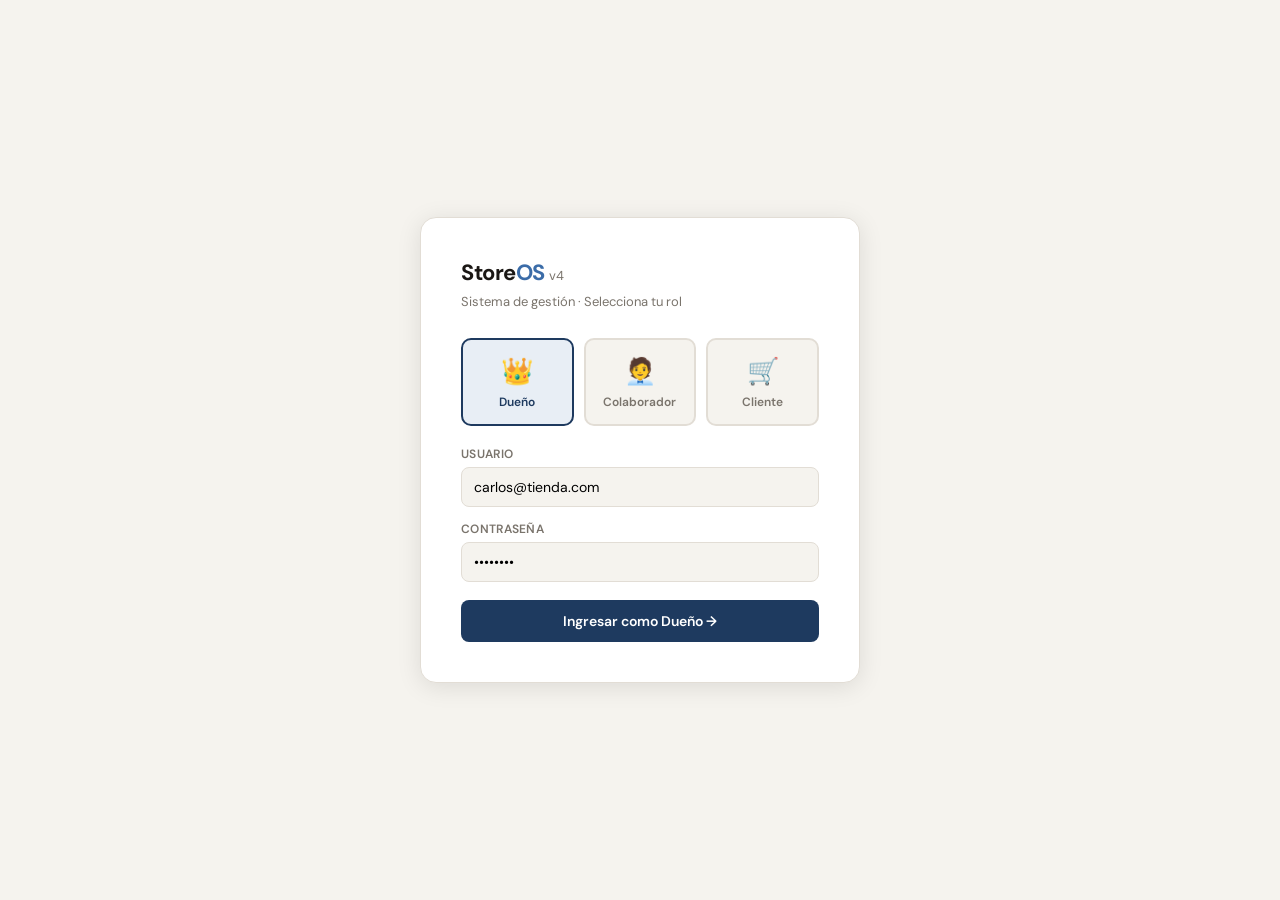
<file: Prototipo2/index.html>
<!DOCTYPE html>
<html lang="es">
<head>
  <meta charset="UTF-8">
  <meta name="viewport" content="width=device-width, initial-scale=1.0">
  <title>StoreOS — Prototipo 4</title>
  <link href="https://fonts.googleapis.com/css2?family=DM+Sans:wght@300;400;500;600;700&family=DM+Mono:wght@400;500&display=swap" rel="stylesheet">
  <link rel="stylesheet" href="styles.css">
</head>
<body>

<!-- LOGIN -->
<div id="screen-login">
  <div class="login-card">
    <div class="login-logo">Store<span>OS</span> <span style="font-size:13px;font-weight:400;color:var(--muted)">v4</span></div>
    <div class="login-sub">Sistema de gestión · Selecciona tu rol</div>
    <div class="role-grid">
      <button class="role-btn active-owner" onclick="selectRole('owner',this)"><span class="icon">👑</span><span class="label">Dueño</span></button>
      <button class="role-btn" onclick="selectRole('employee',this)"><span class="icon">🧑‍💼</span><span class="label">Colaborador</span></button>
      <button class="role-btn" onclick="selectRole('customer',this)"><span class="icon">🛒</span><span class="label">Cliente</span></button>
    </div>
    <div class="subrole-row" id="subrole-row" style="display:none">
      <button class="subrole-btn active" onclick="selectSubRole('cajero',this)">🧾 Cajero</button>
      <button class="subrole-btn" onclick="selectSubRole('bodeguero',this)">📦 Bodeguero</button>
      <button class="subrole-btn" onclick="selectSubRole('supervisor',this)">🔑 Supervisor</button>
    </div>
    <div class="form-group"><label>USUARIO</label><input type="text" value="carlos@tienda.com"></div>
    <div class="form-group"><label>CONTRASEÑA</label><input type="password" value="••••••••"></div>
    <button class="btn-login" id="login-btn" onclick="login()">Ingresar como Dueño →</button>
  </div>
</div>


<!-- ════════════════ APP DUEÑO ════════════════ -->
<div class="app" id="app-owner">
  <div class="topbar">
    <div class="topbar-logo">Store<span>OS</span></div>
    <nav class="topbar-nav">
      <button class="nav-item active" onclick="showPanel('owner','dashboard',this)">📊 Dashboard</button>
      <button class="nav-item"        onclick="showPanel('owner','inventory',this)">📦 Inventario</button>
      <button class="nav-item"        onclick="showPanel('owner','register',this)">➕ Registrar</button>
      <button class="nav-item"        onclick="showPanel('owner','invoice',this)">🧾 Facturar</button>
      <button class="nav-item"        onclick="showPanel('owner','kardex',this)">📒 Kardex</button>
      <button class="nav-item"        onclick="showPanel('owner','sales',this)">💰 Ventas</button>
      <button class="nav-item"        onclick="showPanel('owner','prices',this)">🏷️ Precios</button>
      <button class="nav-item"        onclick="showPanel('owner','orders',this)">📋 Pedidos</button>
      <button class="nav-item"        onclick="showPanel('owner','clients',this)">👥 Clientes</button>
    </nav>
    <div class="topbar-right">
      <div class="badge-notif">🔔<div class="badge-dot"></div></div>
      <div class="avatar owner">CA</div>
      <button class="logout-btn" onclick="logout()">← Salir</button>
    </div>
  </div>
  <div class="main">

    <!-- DASHBOARD -->
    <div class="panel active" id="owner-dashboard">
      <div class="page-title">Buenos días, Carlos 👋</div>
      <div class="page-sub">Resumen del día — 14 de marzo, 2026</div>
      <div class="stat-grid">
        <div class="stat-card"><div class="s-icon">💵</div><div class="s-val">Q 4,820</div><div class="s-label">Ventas hoy</div><div class="s-delta delta-up">▲ 12% vs ayer</div><div class="sparkline"><div class="spark-bar" style="height:40%"></div><div class="spark-bar" style="height:60%"></div><div class="spark-bar" style="height:50%"></div><div class="spark-bar" style="height:75%"></div><div class="spark-bar" style="height:65%"></div><div class="spark-bar" style="height:90%"></div><div class="spark-bar" style="height:80%"></div></div></div>
        <div class="stat-card"><div class="s-icon">📦</div><div class="s-val">247</div><div class="s-label">Productos en stock</div><div class="s-delta delta-down">▼ 8 con alerta</div><div class="sparkline"><div class="spark-bar" style="height:70%"></div><div class="spark-bar" style="height:65%"></div><div class="spark-bar" style="height:60%"></div><div class="spark-bar" style="height:58%"></div><div class="spark-bar" style="height:55%"></div><div class="spark-bar" style="height:52%"></div><div class="spark-bar" style="height:50%"></div></div></div>
        <div class="stat-card"><div class="s-icon">🧾</div><div class="s-val">38</div><div class="s-label">Facturas emitidas</div><div class="s-delta delta-up">▲ 5 mayoristas</div><div class="sparkline"><div class="spark-bar" style="height:30%"></div><div class="spark-bar" style="height:45%"></div><div class="spark-bar" style="height:55%"></div><div class="spark-bar" style="height:60%"></div><div class="spark-bar" style="height:70%"></div><div class="spark-bar" style="height:75%"></div><div class="spark-bar" style="height:85%"></div></div></div>
        <div class="stat-card"><div class="s-icon">⚠️</div><div class="s-val">6</div><div class="s-label">Alertas stock bajo</div><div class="s-delta delta-down">Requieren atención</div><div class="sparkline"><div class="spark-bar" style="height:20%"></div><div class="spark-bar" style="height:30%"></div><div class="spark-bar" style="height:40%"></div><div class="spark-bar" style="height:55%"></div><div class="spark-bar" style="height:65%"></div><div class="spark-bar" style="height:80%"></div><div class="spark-bar" style="height:70%"></div></div></div>
      </div>
      <div class="main-with-aside">
        <div>
          <div class="card" style="margin-bottom:16px">
            <div class="card-title">📈 Tendencia de ventas (7 días)</div>
            <div class="chart-bars">
              <div class="bar-wrap"><div class="bar" style="height:55%;background:var(--owner-light)"></div><div class="bar-label">L</div></div>
              <div class="bar-wrap"><div class="bar" style="height:70%;background:var(--owner-light)"></div><div class="bar-label">M</div></div>
              <div class="bar-wrap"><div class="bar" style="height:60%;background:var(--owner-light)"></div><div class="bar-label">X</div></div>
              <div class="bar-wrap"><div class="bar" style="height:85%;background:var(--owner-light)"></div><div class="bar-label">J</div></div>
              <div class="bar-wrap"><div class="bar" style="height:90%;background:var(--owner-light)"></div><div class="bar-label">V</div></div>
              <div class="bar-wrap"><div class="bar" style="height:75%;background:var(--owner-light)"></div><div class="bar-label">S</div></div>
              <div class="bar-wrap"><div class="bar" style="height:100%;background:var(--owner-mid)"></div><div class="bar-label">D</div></div>
            </div>
          </div>
          <div class="card">
            <div class="card-title">🏆 Más vendidos hoy</div>
            <div class="progress-row"><div class="progress-label">Azúcar 50lb</div><div class="progress-track"><div class="progress-fill" style="width:88%"></div></div><div class="progress-val">Q 1,240</div></div>
            <div class="progress-row"><div class="progress-label">Aceite Ideal 1L</div><div class="progress-track"><div class="progress-fill" style="width:72%"></div></div><div class="progress-val">Q 980</div></div>
            <div class="progress-row"><div class="progress-label">Vela San Judas 20cm</div><div class="progress-track"><div class="progress-fill" style="width:58%"></div></div><div class="progress-val">Q 760</div></div>
          </div>
        </div>
        <div class="aside-alerts">
          <div class="card-title" style="margin-bottom:0">🔔 Alertas</div>
          <div class="alert-item crit"><div class="a-icon">🔴</div><div><div class="a-title">Azúcar — AGOTADO</div><div class="a-text">0 sacos. Reordenar.</div></div></div>
          <div class="alert-item warn"><div class="a-icon">🟡</div><div><div class="a-title">Aceite Ideal — bajo</div><div class="a-text">5 botellas restantes.</div></div></div>
          <div class="alert-item ok"><div class="a-icon">✅</div><div><div class="a-title">Pago confirmado</div><div class="a-text">Dist. García — Q 2,400.</div></div></div>
        </div>
      </div>
    </div>

    <!-- INVENTARIO -->
    <div class="panel" id="owner-inventory">
      <div class="page-title">📦 Inventario</div>
      <div class="page-sub">Existencias por presentación. Haz clic en 🔍 Ver para consultar el detalle completo del producto.</div>

      <div class="filter-bar">
        <div class="search-compound" style="flex:2"><span class="s-icon">🔍</span><input placeholder="Nombre, código, OEM, marca, sub-nombre…"></div>
        <div class="erp-field">
          <label>Categoría</label>
          <select style="width:130px" onchange="onCategoryFilterChange(this,'inv-dyn-filters')">
            <option>Todas</option><option>Granos</option><option>Aceites</option>
            <option>Velas</option><option>Higiene</option><option>Bebidas</option>
            <option>Condimentos</option><option>Harinas</option>
          </select>
        </div>
        <div class="erp-field"><label>Bodega</label><select style="width:120px"><option>Todas</option><option>Principal</option><option>Norte</option><option>Sur</option></select></div>
        <div class="erp-field"><label>Estado</label><select style="width:110px"><option>Todos</option><option>🟢 OK</option><option>🟡 Bajo</option><option>🔴 Agotado</option></select></div>
        <button class="btn btn-owner btn-sm" onclick="showPanel('owner','register',document.querySelectorAll('#app-owner .nav-item')[2])">+ Registrar</button>
      </div>
      <div id="inv-dyn-filters" class="dyn-filters-row"><div style="font-size:12px;color:var(--muted);padding:6px 0">Selecciona una categoría para ver filtros adicionales.</div></div>

      <div class="card" style="padding:0">
        <table class="tbl">
          <thead><tr><th>Código / OEM</th><th>Producto</th><th>Categoría</th><th>Marca</th><th>Presentaciones</th><th>Unidades totales</th><th>Bodega</th><th>Precio público</th><th>Estado</th><th></th></tr></thead>
          <tbody id="inv-table-body"><tr><td colspan="10" style="text-align:center;padding:20px;color:var(--muted)">Cargando…</td></tr></tbody>
        </table>
      </div>
    </div>

    <!-- REGISTRAR PRODUCTO — WIZARD -->
    <div class="panel" id="owner-register">
      <div class="page-title">➕ Registrar producto</div>
      <div class="page-sub">Completa los 4 pasos. Los campos con * son obligatorios.</div>

      <div class="step-indicator" style="margin-bottom:24px">
        <div class="step active" id="wiz-step-1">1 · Datos del producto</div>
        <div class="step"        id="wiz-step-2">2 · Presentación y cantidades</div>
        <div class="step"        id="wiz-step-3">3 · Factura y precios</div>
        <div class="step"        id="wiz-step-4">4 · Confirmar</div>
      </div>

      <!-- PASO 1 -->
      <div id="wiz-panel-1">
        <div style="display:grid;grid-template-columns:1fr 1fr;gap:16px">

          <div class="card">
            <div class="card-title">🏷️ Identificación del producto</div>
            <div style="display:flex;flex-direction:column;gap:10px">
              <div class="fld"><label>Descripción / Nombre *</label><input id="wiz-name" placeholder="Ej: Aceite Ideal, Vela San Judas…"></div>
              <div style="display:grid;grid-template-columns:1fr 1fr;gap:10px">
                <div class="fld"><label>Código interno</label><input id="wiz-code" placeholder="Ej: ACE-002"></div>
                <div class="fld"><label>Código OEM / proveedor</label><input id="wiz-codeOEM" placeholder="Ej: PROD01002"></div>
              </div>
              <div class="fld"><label>Categoría *</label>
                <select id="wiz-category" onchange="onWizardCategoryChange(this.value)">
                  <option value="">— Selecciona —</option>
                  <option>Granos</option><option>Aceites</option><option>Velas</option>
                  <option>Higiene</option><option>Bebidas</option><option>Condimentos</option><option>Harinas</option>
                </select>
              </div>
              <div class="fld"><label>Marca</label><input id="wiz-brand" placeholder="Ej: Ideal, Sinovela, Guatelinda…"></div>
              <div class="fld"><label>Tamaño / Peso</label><input id="wiz-size" placeholder="Ej: 1L, 20cm, 50lb…"></div>
            </div>
          </div>

          <div class="card">
            <div class="card-title">📊 Clasificaciones</div>
            <div style="font-size:12px;color:var(--muted);margin-bottom:10px">Permiten agrupar y filtrar productos en reportes. Ej: Aceites → Vegetal → Aureola.</div>
            <div style="display:flex;flex-direction:column;gap:10px">
              <div class="fld"><label>Clasificación 1</label><input id="wiz-clasif1" placeholder="Ej: Aceites vegetales, Velas, Endulzantes…"></div>
              <div class="fld"><label>Clasificación 2</label><input id="wiz-clasif2" placeholder="Ej: San Judas, Aromáticas, Refinerías…"></div>
              <div class="fld"><label>Clasificación 3</label><input id="wiz-clasif3" placeholder="Ej: 20cm, Premium, Importado…"></div>
              <div style="display:grid;grid-template-columns:1fr 1fr;gap:10px">
                <div class="fld"><label>Sub-nombre A (búsqueda)</label><input id="wiz-subnameA" placeholder="Ej: San Judas, Vegetal…"></div>
                <div class="fld"><label>Sub-nombre B (marca/origen)</label><input id="wiz-subnameB" placeholder="Ej: Ideal, Guatelinda…"></div>
              </div>
            </div>
          </div>
        </div>

        <!-- Atributos dinámicos por categoría -->
        <div class="card" style="margin-top:14px">
          <div class="card-title">🔖 Atributos específicos de la categoría</div>
          <div style="font-size:12px;color:var(--muted);margin-bottom:10px">Selecciona una categoría arriba. Estos atributos se usarán para búsquedas compuestas (ej: "vela roja 20cm").</div>
          <div id="wiz-dynamic-filters" style="display:flex;gap:12px;flex-wrap:wrap">
            <div style="font-size:12px;color:var(--muted)">— Sin categoría seleccionada —</div>
          </div>
          <input type="hidden" id="wiz-color-val" value="">
          <input type="hidden" id="wiz-design-val" value="">
        </div>

        <!-- Config. -->
        <div class="card" style="margin-top:14px">
          <div class="card-title">⚙️ Configuración fiscal y ventas</div>
          <div style="display:flex;gap:20px;flex-wrap:wrap;align-items:flex-end">
            <div class="erp-field w-md"><label>% IVA</label>
              <select id="wiz-iva" style="width:90px">
                <option value="12">12%</option><option value="0">Exento</option>
              </select>
            </div>
            <div class="erp-field w-md"><label>% Máx. descuento</label><input type="number" id="wiz-maxdiscount" value="0" style="width:80px"></div>
            <label class="erp-check"><input type="checkbox" id="wiz-useExpiry"> Usa fecha de vencimiento</label>
            <label class="erp-check"><input type="checkbox" id="wiz-highlighted"> Destacado en catálogo</label>
          </div>
        </div>
      </div>

      <!-- PASO 2 -->
      <div id="wiz-panel-2" style="display:none">
        <div class="alert-banner alert-info">ℹ️ Registra <strong>cómo recibiste el producto</strong>. El sistema calculará cuántas unidades quedan disponibles para vender en diferentes presentaciones.</div>
        <div style="display:grid;grid-template-columns:1fr 1fr;gap:16px">

          <div class="card">
            <div class="card-title">📦 Presentación de compra</div>
            <div style="display:flex;flex-direction:column;gap:10px">
              <div class="fld"><label>Unidad de medida de compra</label>
                <select id="wiz-buyPres" onchange="updateCalcUnits()">
                  <option>Caja</option><option>Saco</option><option>Galón</option>
                  <option>Paquete</option><option>Botella</option><option>Bolsa</option><option>Unidad</option>
                </select>
              </div>
              <div style="display:grid;grid-template-columns:1fr 1fr;gap:10px">
                <div class="fld"><label>Unidades por presentación</label><input type="number" id="wiz-unitsPerPres" value="12" min="1" oninput="updateCalcUnits()"></div>
                <div class="fld"><label>Equivalencia inventario</label><input type="number" id="wiz-eqInv" value="1.000000" step="0.000001"></div>
              </div>
              <div class="fld"><label>Cantidad de presentaciones recibidas</label><input type="number" id="wiz-numPres" value="5" min="1" oninput="updateCalcUnits()"></div>
            </div>
          </div>

          <div class="card">
            <div class="card-title">🔢 Cálculo automático</div>
            <div class="pres-calc-box">
              <div class="pres-calc-total" id="wiz-calc-total">60 unidades</div>
              <div class="pres-calc-detail" id="wiz-calc-detail">5 Caja(s) × 12 uds. = 60 en inventario</div>
            </div>
            <div class="card-title" style="margin-top:14px">🛒 Unidades de venta disponibles:</div>
            <div class="unit-pills" id="wiz-sell-units">
              <span class="unit-pill active">Caja completa</span>
              <span class="unit-pill">Unidad suelta</span>
            </div>
          </div>

          <div class="card">
            <div class="card-title">🏭 Destino y fechas</div>
            <div style="display:grid;grid-template-columns:1fr 1fr;gap:10px">
              <div class="fld"><label>Bodega destino</label><select id="wiz-warehouse"><option>Principal</option><option>Norte</option><option>Sur</option></select></div>
              <div class="fld"><label>Fecha de ingreso</label><input type="date" id="wiz-entryDate" value="2026-03-14"></div>
              <div class="fld"><label>Hora del documento</label><input type="time" id="wiz-entryTime" value="09:00"></div>
            </div>
          </div>
        </div>
      </div>

      <!-- PASO 3 -->
      <div id="wiz-panel-3" style="display:none">
        <div style="display:grid;grid-template-columns:1fr 1fr;gap:16px">

          <div class="card">
            <div class="card-title">🧾 Datos de la factura del proveedor</div>
            <div style="display:flex;flex-direction:column;gap:10px">
              <div style="display:grid;grid-template-columns:1fr 1fr;gap:10px">
                <div class="fld"><label>N° de factura</label><input id="wiz-invoiceNum" placeholder="Ej: F-2035"></div>
                <div class="fld"><label>Fecha de factura</label><input type="date" id="wiz-invoiceDate" value="2026-03-13"></div>
              </div>
              <div class="fld"><label>Proveedor</label>
                <select id="wiz-supplier">
                  <option>Guatelinda S.A.</option><option>Dist. García</option>
                  <option>Brillante S.A.</option><option>Sinovela</option><option>Otro</option>
                </select>
              </div>
              <div class="fld"><label>Total pagado (Q)</label><input type="number" id="wiz-totalPaid" placeholder="0.00" step="0.01"></div>
              <div style="display:grid;grid-template-columns:1fr 1fr;gap:10px">
                <div class="fld"><label>Costo unitario (Q)</label><input type="number" id="wiz-costQ" placeholder="0.00" step="0.01" oninput="updateCalcUnits()"></div>
                <div class="fld"><label>% Utilidad deseada</label><input type="number" id="wiz-pctUtility" placeholder="0.00" step="0.1" oninput="calcPriceFromUtility()"></div>
              </div>
              <div style="font-size:12px;color:var(--muted)">💡 Ingresa el costo y % utilidad para calcular el precio público sugerido automáticamente.</div>
            </div>
          </div>

          <div class="card">
            <div class="card-title">💰 Precios de venta</div>
            <div style="display:flex;flex-direction:column;gap:10px">
              <div class="fld"><label>💵 Precio público (detalle)</label><input type="number" id="wiz-pricePublic" placeholder="0.00" step="0.01"></div>
              <div class="fld"><label>📦 Precio mayorista</label><input type="number" id="wiz-priceMajor" placeholder="0.00" step="0.01"></div>
              <div class="fld"><label>⭐ Precio especial</label><input type="number" id="wiz-priceSpecial" placeholder="0.00" step="0.01"></div>
              <div class="fld"><label>🏷️ Precio de oferta</label><input type="number" id="wiz-priceOffer" placeholder="0.00" step="0.01"></div>
              <div style="display:grid;grid-template-columns:1fr 1fr;gap:10px">
                <div class="fld"><label>Fecha inicio oferta</label><input type="date" id="wiz-offerFrom"></div>
                <div class="fld"><label>Fecha fin oferta</label><input type="date" id="wiz-offerTo"></div>
              </div>
            </div>
          </div>
        </div>
      </div>

      <!-- PASO 4 -->
      <div id="wiz-panel-4" style="display:none">
        <div id="wiz-confirm-summary"><!-- Generado por JS --></div>
      </div>

      <div style="display:flex;justify-content:flex-end;gap:10px;margin-top:20px">
        <button id="wiz-btn-back"    class="btn btn-outline"                                    style="display:none" onclick="wizardBack()">← Anterior</button>
        <button id="wiz-btn-next"    class="btn btn-owner"                                                           onclick="wizardNext()">Siguiente →</button>
        <button id="wiz-btn-confirm" class="btn btn-primary" style="background:var(--ok);display:none"              onclick="wizardConfirm()">✅ Registrar en inventario</button>
      </div>
    </div>

    <!-- FACTURACIÓN -->
    <div class="panel" id="owner-invoice">
      <div class="page-title">🧾 Facturación</div>
      <div class="page-sub">Factura electrónica de contado · Depósito San Miguel</div>

      <!-- Header de factura -->
      <div class="invoice-header">
        <div style="display:flex;justify-content:space-between;align-items:flex-start;margin-bottom:12px">
          <div>
            <div style="font-size:12px;font-weight:700;color:var(--muted);text-transform:uppercase;letter-spacing:0.3px">Empresa</div>
            <div style="font-size:15px;font-weight:700">Depósito San Miguel</div>
          </div>
          <div style="text-align:right">
            <div style="font-size:12px;font-weight:700;color:var(--muted);text-transform:uppercase;letter-spacing:0.3px">No. de Factura</div>
            <div class="invoice-num-big" id="inv-num">7811</div>
          </div>
        </div>
        <div class="invoice-header-grid">
          <div class="erp-field"><label>Tipo de documento</label><select><option>Factura Electrónica Contado</option><option>Factura Crédito</option><option>Nota de crédito</option></select></div>
          <div class="erp-field"><label>No. Caja</label><select style="width:80px"><option>C01</option><option>C02</option><option>C03</option></select></div>
          <div class="erp-field"><label>Vendedor</label><select><option>0 — PVENTA</option><option>1 — María G.</option><option>2 — Pedro L.</option></select></div>
          <div class="erp-field"><label>Cliente cód.</label><input placeholder="CF" style="width:80px" value="CF"></div>
          <div class="erp-field w-lg"><label>Nombre</label><input value="CONSUMIDOR FINAL"></div>
          <div class="erp-field w-md"><label>No. de NIT</label><input value="CF" style="width:100px"></div>
          <div class="erp-field"><label>Fecha</label><input type="date" value="2026-03-14" style="width:145px"></div>
          <div class="erp-field"><label>Hora</label><input type="time" value="10:18" style="width:110px"></div>
          <div class="erp-field"><label>Forma de pago</label>
            <select style="width:130px">
              <option>● Contado</option><option>○ Recibo</option><option>○ Crédito</option>
            </select>
          </div>
        </div>
      </div>

      <!-- Buscador de producto -->
      <div style="display:flex;gap:10px;margin-bottom:12px;align-items:flex-end">
        <div class="erp-field" style="flex:1">
          <label>🔍 Agregar producto (nombre, código, sub-nombre…)</label>
          <input id="inv-search-input" placeholder="Ej: san judas, ACE-002, vela roja, leche saco…"
                 oninput="renderProdSearchTable(this.value)"
                 onfocus="openModal('modal-prod-search');renderProdSearchTable(this.value)">
        </div>
        <button class="btn btn-owner" onclick="openModal('modal-prod-search');renderProdSearchTable('')">🔍 Buscar producto</button>
      </div>

      <!-- Ítems de la factura -->
      <div class="invoice-body">
        <div class="invoice-items-header">
          <div>Descripción</div>
          <div style="text-align:center">Cantidad</div>
          <div style="text-align:right">Precio unit.</div>
          <div style="text-align:right">Sub-total</div>
          <div style="text-align:center">Quitar</div>
        </div>
        <div id="invoice-items-body">
          <div class="invoice-item-row" style="color:var(--muted);font-size:13px;grid-template-columns:1fr">
            Sin productos. Usa el buscador para agregar.
          </div>
        </div>
      </div>

      <!-- Totales -->
      <div class="invoice-totals">
        <div class="inv-total-row"><div class="inv-lbl">Sub-total</div><div class="inv-val" id="inv-subtotal">Q 0.00</div></div>
        <div class="inv-total-row"><div class="inv-lbl">IVA (12%)</div><div class="inv-val" id="inv-iva">Q 0.00</div></div>
        <div class="inv-total-row grand"><div class="inv-lbl" style="font-weight:700">TOTAL</div><div class="inv-val" id="inv-total">Q 0.00</div></div>
      </div>

      <!-- Formas de pago -->
      <div class="card" style="margin-top:14px">
        <div class="card-title">💳 Forma de pago</div>
        <div class="payment-grid">
          <div class="payment-method" onclick="selectPaymentMethod('efectivo',this)">
            <div class="pm-icon">💵</div>
            <div><div class="pm-label">Efectivo</div><div class="pm-sub">01EFECTIVO</div></div>
          </div>
          <div class="payment-method" onclick="selectPaymentMethod('cheque',this)">
            <div class="pm-icon">📄</div>
            <div><div class="pm-label">Cheque</div><div class="pm-sub">02CHEQUE</div></div>
          </div>
          <div class="payment-method" onclick="selectPaymentMethod('visa',this)">
            <div class="pm-icon">💳</div>
            <div><div class="pm-label">Tarjeta Visa</div><div class="pm-sub">03TARJETA</div></div>
          </div>
          <div class="payment-method" onclick="selectPaymentMethod('credomatic',this)">
            <div class="pm-icon">💳</div>
            <div><div class="pm-label">Tarjeta Credomatic</div><div class="pm-sub">04TARJETA</div></div>
          </div>
        </div>

        <div style="display:flex;gap:12px;align-items:flex-end;margin-bottom:12px">
          <div class="erp-field" style="flex:0 0 180px">
            <label>Monto recibido (Q)</label>
            <input type="number" id="pay-amount-input" placeholder="0.00" step="0.01" oninput="recalcPayment()"
                   style="font-size:18px;font-weight:700;font-family:'DM Mono',monospace;text-align:right">
          </div>
          <div style="font-size:12px;color:var(--muted)">Ingresa el monto entregado por el cliente para calcular el vuelto.</div>
        </div>

        <div class="payment-summary">
          <div class="pay-box total"><div class="pb-label">Total factura</div><div class="pb-val" id="pay-total-val">Q 0.00</div></div>
          <div class="pay-box change"><div class="pb-label">Vuelto</div><div class="pb-val" id="pay-change-val">Q 0.00</div></div>
          <div class="pay-box pending"><div class="pb-label">Pendiente</div><div class="pb-val" id="pay-pending-val">Q 0.00</div></div>
        </div>

        <div style="display:flex;justify-content:flex-end;gap:10px;margin-top:14px">
          <button class="btn btn-outline" onclick="invoiceItems=[];renderInvoiceItems()">🗑 Limpiar</button>
          <button class="btn btn-owner" id="confirm-invoice-btn" onclick="confirmInvoice()">✅ Confirmar y emitir factura</button>
        </div>
      </div>
    </div>

    <!-- KARDEX -->
    <div class="panel" id="owner-kardex">
      <div class="page-title">📒 Kardex</div>
      <div class="page-sub">Historial de entradas, salidas y saldo por producto</div>
      <div class="filter-bar">
        <div class="search-compound" style="flex:2"><span class="s-icon">🔍</span><input placeholder="Producto, código…"></div>
        <div class="erp-field"><label>Bodega</label><select style="width:120px"><option>Todas</option><option>Principal</option><option>Norte</option><option>Sur</option></select></div>
        <div class="erp-field"><label>Tipo</label><select style="width:110px"><option>Todos</option><option>📥 Entradas</option><option>📤 Salidas</option></select></div>
        <div class="erp-field"><label>Desde</label><input type="date" style="width:140px" value="2026-03-01"></div>
        <div class="erp-field"><label>Hasta</label><input type="date" style="width:140px" value="2026-03-14"></div>
        <button class="btn btn-owner btn-sm">🔍 Aplicar</button>
      </div>
      <div style="margin-bottom:14px">
        <span style="font-size:12px;font-weight:600;color:var(--muted);margin-right:8px">Rápido:</span>
        <button class="quick-range-btn" onclick="setDateRange('hoy',this)">Hoy</button>
        <button class="quick-range-btn active" onclick="setDateRange('semana',this)">Semana</button>
        <button class="quick-range-btn" onclick="setDateRange('mes',this)">Mes</button>
        <button class="quick-range-btn" onclick="setDateRange('trimestre',this)">Trimestre</button>
        <button class="quick-range-btn" onclick="setDateRange('anio',this)">Año</button>
      </div>
      <div style="display:flex;justify-content:flex-end;gap:8px;margin-bottom:12px">
        <button class="btn btn-outline btn-sm" onclick="exportKardex('pdf')">⬇ PDF</button>
        <button class="btn btn-outline btn-sm" onclick="exportKardex('xls')">⬇ XLS</button>
      </div>
      <div class="card" style="padding:0">
        <table class="tbl">
          <thead><tr><th>Fecha / Hora</th><th>Tipo</th><th>Descripción</th><th>Bodega</th><th>Entrada</th><th>Salida</th><th>Saldo</th><th>N° Factura</th><th>Colaborador</th></tr></thead>
          <tbody>
            <tr><td class="mono" style="font-size:12px">01/03 08:00</td><td><span class="chip chip-ok">📥 Entrada</span></td><td>Pedido #P-085 · Guatelinda</td><td><span class="bodega-tag">Principal</span></td><td class="mono kardex-entry-in">+60</td><td style="color:var(--muted)">—</td><td class="mono" style="font-weight:700">60</td><td><span class="chip chip-ok">F-2024</span></td><td>Sistema</td></tr>
            <tr><td class="mono" style="font-size:12px">03/03 10:30</td><td><span class="chip chip-danger">📤 Salida</span></td><td>Factura #7808 · Mayorista</td><td><span class="bodega-tag">Principal</span></td><td style="color:var(--muted)">—</td><td class="mono kardex-entry-out">-12</td><td class="mono" style="font-weight:700">48</td><td><span class="chip chip-ok">7808</span></td><td>María G.</td></tr>
            <tr style="background:#FDECEB18"><td class="mono" style="font-size:12px">08/03 09:15</td><td><span class="chip chip-danger">📤 Salida</span></td><td>Venta sin factura</td><td><span class="bodega-tag">Principal</span></td><td style="color:var(--muted)">—</td><td class="mono kardex-entry-out">-10</td><td class="mono" style="font-weight:700">38</td><td><span class="chip chip-danger">❌ Sin factura</span></td><td>Pedro L.</td></tr>
          </tbody>
        </table>
      </div>
    </div>

    <!-- VENTAS (simplificado) -->
    <div class="panel" id="owner-sales">
      <div class="page-title">💰 Reportes de ventas</div>
      <div class="page-sub">Historial de facturas emitidas</div>
      <div class="stat-grid" style="grid-template-columns:repeat(3,1fr)">
        <div class="stat-card"><div class="s-icon">📅</div><div class="s-val">Q 4,820</div><div class="s-label">Ventas hoy</div></div>
        <div class="stat-card"><div class="s-icon">📆</div><div class="s-val">Q 29,450</div><div class="s-label">Esta semana</div></div>
        <div class="stat-card"><div class="s-icon">🗓️</div><div class="s-val">Q 118,300</div><div class="s-label">Este mes</div></div>
      </div>
      <div class="filter-bar">
        <div class="search-compound" style="flex:2"><span class="s-icon">🔍</span><input placeholder="N° factura, cliente, producto…"></div>
        <div class="erp-field"><label>Desde</label><input type="date" style="width:140px"></div>
        <div class="erp-field"><label>Hasta</label><input type="date" style="width:140px"></div>
        <button class="btn btn-owner btn-sm">Filtrar</button>
        <button class="btn btn-outline btn-sm">⬇ Exportar</button>
      </div>
      <div style="margin-bottom:14px">
        <button class="quick-range-btn" onclick="setDateRange('hoy',this)">Hoy</button>
        <button class="quick-range-btn active" onclick="setDateRange('semana',this)">Semana</button>
        <button class="quick-range-btn" onclick="setDateRange('mes',this)">Mes</button>
        <button class="quick-range-btn" onclick="setDateRange('trimestre',this)">Trimestre</button>
      </div>
      <div class="card" style="padding:0">
        <table class="tbl">
          <thead><tr><th>N° Factura</th><th>Fecha / Hora</th><th>Cliente</th><th>NIT</th><th>Forma pago</th><th>Total</th><th>Colaborador</th><th>Estado</th></tr></thead>
          <tbody>
            <tr><td class="mono" style="font-weight:700">7810</td><td class="mono" style="font-size:12px">14/03 10:18</td><td>Comercial López</td><td class="mono">12345-6</td><td>💵 Efectivo</td><td class="mono">Q 1,800.00</td><td>María G.</td><td><span class="chip chip-ok">✅ Emitida</span></td></tr>
            <tr><td class="mono" style="font-weight:700">7809</td><td class="mono" style="font-size:12px">13/03 15:30</td><td>Consumidor Final</td><td class="mono">CF</td><td>💳 Visa</td><td class="mono">Q 385.00</td><td>Pedro L.</td><td><span class="chip chip-ok">✅ Emitida</span></td></tr>
            <tr style="background:#FDECEB18"><td class="mono" style="font-weight:700">7808</td><td class="mono" style="font-size:12px">12/03 09:14</td><td>Consumidor Final</td><td class="mono">CF</td><td>💵 Efectivo</td><td class="mono">Q 84.00</td><td>Ana R.</td><td><span class="chip chip-danger">❌ Sin factura</span></td></tr>
          </tbody>
        </table>
      </div>
    </div>

    <!-- PRECIOS -->
    <div class="panel" id="owner-prices">
      <div class="page-title">🏷️ Gestión de precios</div>
      <div class="page-sub">Precio público, mayorista y especial · Sistema de puntos</div>
      <div id="prices-tabs">
        <div class="sub-tabs">
          <button class="sub-tab active" onclick="showSubTab('prices-tabs','prices-tabla',this)">📋 Tabla de precios</button>
          <button class="sub-tab"        onclick="showSubTab('prices-tabs','prices-puntos',this)">⭐ Sistema de puntos</button>
        </div>
        <div class="sub-panel active" id="prices-tabla">
          <div class="card" style="padding:0">
            <table class="tbl">
              <thead><tr><th>Código</th><th>Producto</th><th>Unidad</th><th>💵 Público</th><th>📦 Mayorista</th><th>⭐ Especial</th><th>🏷️ Oferta</th><th>Ref. comp.</th><th></th></tr></thead>
              <tbody>
                <tr><td><span class="prod-code">ACE-002</span></td><td>Aceite Ideal 1L</td><td><span class="pres-tag">Botella</span></td><td><input class="price-input" value="38.50"></td><td><input class="price-input" value="34.00"></td><td><input class="price-input" value="31.00"></td><td><input class="price-input" value="0.00"></td><td class="mono" style="color:var(--muted)">Q 40.00</td><td><button class="btn btn-owner btn-sm" onclick="savePrice(this)">💾</button></td></tr>
                <tr><td><span class="prod-code">ACE-002</span></td><td>Aceite Ideal 1L</td><td><span class="pres-tag">Caja</span></td><td><input class="price-input" value="420.00"></td><td><input class="price-input" value="380.00"></td><td><input class="price-input" value="360.00"></td><td><input class="price-input" value="0.00"></td><td class="mono" style="color:var(--muted)">Q 460.00</td><td><button class="btn btn-owner btn-sm" onclick="savePrice(this)">💾</button></td></tr>
                <tr><td><span class="prod-code">VEL-010</span></td><td>Vela San Judas 20cm</td><td><span class="pres-tag">Unidad</span></td><td><input class="price-input" value="5.00"></td><td><input class="price-input" value="4.20"></td><td><input class="price-input" value="3.80"></td><td><input class="price-input" value="0.00"></td><td class="mono" style="color:var(--muted)">Q 5.50</td><td><button class="btn btn-owner btn-sm" onclick="savePrice(this)">💾</button></td></tr>
              </tbody>
            </table>
          </div>
        </div>
        <div class="sub-panel" id="prices-puntos">
          <div class="two-col">
            <div class="card">
              <div class="card-title">⭐ Reglas del sistema de puntos</div>
              <div style="display:flex;flex-direction:column;gap:10px">
                <div class="fld"><label>Puntos por cada Q de compra</label><input type="number" value="1" style="width:80px"></div>
                <div class="fld"><label>Puntos mínimos para precio especial</label><input type="number" value="500" style="width:80px"></div>
                <div class="fld"><label>Puntos para nivel VIP</label><input type="number" value="2000" style="width:80px"></div>
                <button class="btn btn-owner btn-sm">💾 Guardar</button>
              </div>
            </div>
            <div class="card" style="padding:0">
              <div style="padding:14px 18px" class="card-title">🏆 Clientes con más puntos</div>
              <table class="tbl"><thead><tr><th>Cliente</th><th>Puntos</th><th>Nivel</th></tr></thead>
              <tbody><tr><td>Comercial López</td><td><span class="points-badge">⭐ 2,340</span></td><td><span class="chip chip-purple">VIP</span></td></tr></tbody></table>
            </div>
          </div>
        </div>
      </div>
    </div>

    <!-- PEDIDOS -->
    <div class="panel" id="owner-orders">
      <div class="page-title">📋 Pedidos y proveedores</div>
      <div class="page-sub">Órdenes de compra y confirmación por correo</div>
      <div style="display:flex;gap:10px;margin-bottom:18px">
        <button class="btn btn-owner">+ Nuevo pedido</button>
        <button class="btn btn-outline" onclick="openModal('modal-email')">📧 Confirmar pago</button>
      </div>
      <div class="card" style="padding:0">
        <table class="tbl">
          <thead><tr><th>Pedido</th><th>Proveedor</th><th>Producto</th><th>Total</th><th>Fecha</th><th>Estado</th><th></th></tr></thead>
          <tbody>
            <tr><td class="mono">#P-088</td><td>Guatelinda</td><td>Azúcar 50lb ×50</td><td class="mono">Q 5,800</td><td>10/03</td><td><span class="chip chip-pending">🚚 En tránsito</span></td><td><button class="btn btn-outline btn-sm" onclick="openModal('modal-email')">📧</button></td></tr>
          </tbody>
        </table>
      </div>
    </div>

    <!-- CLIENTES -->
    <div class="panel" id="owner-clients">
      <div class="page-title">👥 Clientes</div>
      <div class="page-sub">Pagos, adelantos, saldos y puntos</div>
      <div class="card" style="padding:0">
        <table class="tbl">
          <thead><tr><th>Cliente</th><th>NIT</th><th>Tipo</th><th>Precio</th><th>Puntos</th><th>Saldo</th><th>Estado</th><th></th></tr></thead>
          <tbody>
            <tr><td><strong>Comercial López</strong></td><td class="mono">12345-6</td><td><span class="chip chip-blue">Mayorista</span></td><td><span class="chip chip-purple">⭐ Especial</span></td><td><span class="points-badge">⭐ 2,340</span></td><td class="mono" style="color:var(--danger)">-Q 800</td><td><span class="chip chip-danger">💳 Debe</span></td><td><button class="btn btn-outline btn-sm" onclick="openModal('modal-payment')">Ver</button></td></tr>
            <tr><td><strong>Tienda Martínez</strong></td><td class="mono">78901-2</td><td><span class="chip chip-blue">Mayorista</span></td><td><span class="chip chip-blue">📦 Mayor</span></td><td><span class="points-badge">⭐ 850</span></td><td class="mono" style="color:var(--ok)">+Q 500</td><td><span class="chip chip-ok">✅ Adelanto</span></td><td><button class="btn btn-outline btn-sm" onclick="openModal('modal-payment')">Ver</button></td></tr>
          </tbody>
        </table>
      </div>
    </div>

  </div><!-- /main dueño -->
</div><!-- /app-owner -->


<!-- ════════════ APP COLABORADOR ════════════ -->
<div class="app" id="app-employee">
  <div class="topbar">
    <div class="topbar-logo">Store<span>OS</span></div>
    <nav class="topbar-nav">
      <button class="nav-item active emp" onclick="showPanel('emp','invoice',this)">🧾 Facturar</button>
      <button class="nav-item"            onclick="showPanel('emp','inv',this)">📦 Inventario</button>
      <button class="nav-item"            onclick="showPanel('emp','search',this)">🔍 Buscar</button>
      <button class="nav-item" id="emp-nav-register" style="display:none" onclick="showPanel('emp','register',this)">➕ Registrar</button>
      <button class="nav-item" id="emp-nav-prices"   style="display:none" onclick="showPanel('emp','update-prices',this)">🏷️ Precios</button>
    </nav>
    <div class="topbar-right">
      <span class="collab-role-badge" id="collab-role-badge">🧾 Cajero</span>
      <div class="badge-notif">🔔<div class="badge-dot"></div></div>
      <div class="avatar emp">MA</div>
      <button class="logout-btn" onclick="logout()">← Salir</button>
    </div>
  </div>
  <div class="main">

    <!-- FACTURAR (colaborador) — misma UI que dueño -->
    <div class="panel active" id="emp-invoice">
      <div class="page-title">🧾 Facturación</div>
      <div class="page-sub">Cajero: María G. · Caja C01</div>
      <div class="invoice-header">
        <div style="display:flex;justify-content:space-between;align-items:flex-start;margin-bottom:12px">
          <div><div style="font-size:12px;font-weight:700;color:var(--muted);text-transform:uppercase">Empresa</div><div style="font-size:15px;font-weight:700">Depósito San Miguel</div></div>
          <div style="text-align:right"><div style="font-size:12px;font-weight:700;color:var(--muted);text-transform:uppercase">N° Factura</div><div class="invoice-num-big">7811</div></div>
        </div>
        <div class="invoice-header-grid">
          <div class="erp-field"><label>Tipo documento</label><select><option>Factura Electrónica Contado</option></select></div>
          <div class="erp-field w-lg"><label>Nombre cliente</label><input value="CONSUMIDOR FINAL"></div>
          <div class="erp-field w-md"><label>NIT</label><input value="CF"></div>
          <div class="erp-field"><label>Fecha</label><input type="date" value="2026-03-14"></div>
          <div class="erp-field"><label>Hora</label><input type="time" value="10:18"></div>
        </div>
      </div>

      <div style="display:flex;gap:10px;margin-bottom:12px;align-items:flex-end">
        <div class="erp-field" style="flex:1"><label>🔍 Buscar producto</label><input placeholder="Nombre, código, sub-nombre…" onfocus="openModal('modal-prod-search');renderProdSearchTable('')" oninput="renderProdSearchTable(this.value)"></div>
        <button class="btn btn-primary" onclick="openModal('modal-prod-search');renderProdSearchTable('')">🔍 Buscar</button>
      </div>

      <div class="invoice-body">
        <div class="invoice-items-header"><div>Descripción</div><div style="text-align:center">Cantidad</div><div style="text-align:right">Precio</div><div style="text-align:right">Sub-total</div><div style="text-align:center">Quitar</div></div>
        <div id="invoice-items-body-emp" style="min-height:60px">
          <div class="invoice-item-row" style="color:var(--muted);font-size:13px;grid-template-columns:1fr">Sin productos.</div>
        </div>
      </div>

      <div class="invoice-totals">
        <div class="inv-total-row grand"><div class="inv-lbl" style="font-weight:700">TOTAL</div><div class="inv-val" id="inv-total">Q 0.00</div></div>
      </div>

      <div class="card" style="margin-top:14px">
        <div class="card-title">💳 Forma de pago</div>
        <div class="payment-grid">
          <div class="payment-method" onclick="selectPaymentMethod('efectivo',this)"><div class="pm-icon">💵</div><div><div class="pm-label">Efectivo</div></div></div>
          <div class="payment-method" onclick="selectPaymentMethod('cheque',this)"><div class="pm-icon">📄</div><div><div class="pm-label">Cheque</div></div></div>
          <div class="payment-method" onclick="selectPaymentMethod('visa',this)"><div class="pm-icon">💳</div><div><div class="pm-label">Tarjeta Visa</div></div></div>
          <div class="payment-method" onclick="selectPaymentMethod('credomatic',this)"><div class="pm-icon">💳</div><div><div class="pm-label">Tarjeta Credomatic</div></div></div>
        </div>
        <div style="display:flex;gap:12px;align-items:flex-end;margin-bottom:12px">
          <div class="erp-field" style="flex:0 0 180px"><label>Monto recibido (Q)</label><input type="number" id="pay-amount-input" placeholder="0.00" step="0.01" oninput="recalcPayment()" style="font-size:18px;font-weight:700;font-family:'DM Mono',monospace;text-align:right"></div>
        </div>
        <div class="payment-summary">
          <div class="pay-box total"><div class="pb-label">Total</div><div class="pb-val" id="pay-total-val">Q 0.00</div></div>
          <div class="pay-box change"><div class="pb-label">Vuelto</div><div class="pb-val" id="pay-change-val">Q 0.00</div></div>
          <div class="pay-box pending"><div class="pb-label">Pendiente</div><div class="pb-val" id="pay-pending-val">Q 0.00</div></div>
        </div>
        <div style="display:flex;justify-content:flex-end;gap:10px;margin-top:14px">
          <button class="btn btn-outline">🗑 Limpiar</button>
          <button class="btn btn-primary" onclick="confirmInvoice()">✅ Confirmar y emitir</button>
        </div>
      </div>
    </div>

    <!-- INVENTARIO COLABORADOR -->
    <div class="panel" id="emp-inv">
      <div class="page-title">📦 Inventario</div>
      <div class="page-sub">Solo lectura</div>
      <div class="filter-bar">
        <div class="search-compound" style="flex:2"><span class="s-icon">🔍</span><input placeholder="Nombre, código…"></div>
        <div class="erp-field"><label>Categoría</label><select style="width:130px" onchange="onCategoryFilterChange(this,'emp-inv-dyn-filters')"><option>Todas</option><option>Granos</option><option>Aceites</option><option>Velas</option><option>Higiene</option><option>Bebidas</option></select></div>
      </div>
      <div id="emp-inv-dyn-filters" class="dyn-filters-row"><div style="font-size:12px;color:var(--muted);padding:6px 0">Selecciona una categoría.</div></div>
      <div class="card" style="padding:0">
        <table class="tbl">
          <thead><tr><th>Código / OEM</th><th>Producto</th><th>Categoría</th><th>Marca</th><th>Presentaciones</th><th>Unidades</th><th>Bodega</th><th>Precio</th><th>Estado</th><th></th></tr></thead>
          <tbody id="emp-inv-table-body"><tr><td colspan="10" style="text-align:center;padding:20px;color:var(--muted)">Cargando…</td></tr></tbody>
        </table>
      </div>
    </div>

    <!-- BUSCAR -->
    <div class="panel" id="emp-search">
      <div class="page-title">🔍 Búsqueda compuesta</div>
      <div class="page-sub">Busca por nombre, sub-nombre, atributos o combinaciones</div>
      <div class="sale-form">
        <div style="display:grid;grid-template-columns:1fr 140px auto;gap:10px;align-items:end">
          <div class="fld"><label>Búsqueda</label><input placeholder="Ej: san judas roja 20cm, aceite vegetal 1L…"></div>
          <div class="erp-field"><label>Categoría</label><select onchange="onCategoryFilterChange(this,'search-dyn-filters')"><option>Todas</option><option>Granos</option><option>Aceites</option><option>Velas</option><option>Higiene</option></select></div>
          <button class="btn btn-primary" style="margin-top:auto">🔍 Buscar</button>
        </div>
        <div id="search-dyn-filters" class="dyn-filters-row" style="margin-top:10px"></div>
        <div style="font-size:12px;color:var(--muted);margin-top:8px">💡 Escribe "san judas" para ver todos los tamaños y colores disponibles.</div>
      </div>
      <div class="card"><div class="card-title">Resultados</div><div style="color:var(--muted);font-size:13px;text-align:center;padding:20px">Ingresa un término.</div></div>
    </div>

    <!-- REGISTRAR (bodeguero/supervisor) -->
    <div class="panel" id="emp-register">
      <div class="page-title">➕ Registrar producto</div>
      <div class="collab-banner"><div class="cb-left">📦 Bodeguero / Supervisor</div><div class="cb-right">El registro queda auditado con tu usuario.</div></div>
      <div class="alert-banner alert-info">ℹ️ El wizard completo está disponible en <strong>Dueño → ➕ Registrar</strong>. Esta vista es un acceso rápido para bodega.</div>
      <div style="display:grid;grid-template-columns:1fr 1fr;gap:16px;margin-top:8px">
        <div class="card">
          <div class="card-title">📦 Registro rápido de entrada</div>
          <div style="display:flex;flex-direction:column;gap:10px">
            <div class="fld"><label>Buscar producto existente</label><input placeholder="Código o nombre…"></div>
            <div style="display:grid;grid-template-columns:1fr 1fr;gap:10px">
              <div class="fld"><label>Presentación recibida</label><select><option>Caja</option><option>Saco</option><option>Galón</option><option>Unidad</option></select></div>
              <div class="fld"><label>Cantidad</label><input type="number" value="1"></div>
            </div>
            <div class="fld"><label>N° Factura proveedor</label><input placeholder="F-XXXX"></div>
            <div class="fld"><label>Bodega destino</label><select><option>Principal</option><option>Norte</option><option>Sur</option></select></div>
            <button class="btn btn-primary">📥 Registrar entrada</button>
          </div>
        </div>
      </div>
    </div>

    <!-- PRECIOS (supervisor) -->
    <div class="panel" id="emp-update-prices">
      <div class="page-title">🏷️ Actualizar precios</div>
      <div class="collab-banner"><div class="cb-left">🔑 Supervisor · Cambios auditados</div><div class="cb-right">María G. · 14/03/2026</div></div>
      <div class="card" style="padding:0">
        <table class="tbl">
          <thead><tr><th>Código</th><th>Producto</th><th>Unidad</th><th>💵 Público</th><th>📦 Mayor</th><th>⭐ Especial</th><th></th></tr></thead>
          <tbody>
            <tr><td><span class="prod-code">ACE-002</span></td><td>Aceite Ideal</td><td><span class="pres-tag">Botella</span></td><td><input class="price-input" value="38.50"></td><td><input class="price-input" value="34.00"></td><td><input class="price-input" value="31.00"></td><td><button class="btn btn-primary btn-sm" onclick="savePrice(this)">💾</button></td></tr>
          </tbody>
        </table>
      </div>
    </div>

  </div>
</div><!-- /app-employee -->


<!-- ════════════ APP CLIENTE ════════════ -->
<div class="app" id="app-customer">
  <div class="store-topbar">
    <div class="store-logo">🛒 La Tienda</div>
    <input class="store-search" placeholder="🔍 Buscar productos…">
    <button class="store-cart" onclick="logout()">🛒 Carrito <div class="cart-count">3</div></button>
  </div>
  <div class="store-main">
    <div class="category-pills">
      <div class="cat-pill active">🌾 Granos</div><div class="cat-pill">🫙 Aceites</div>
      <div class="cat-pill">🧼 Higiene</div><div class="cat-pill">☕ Bebidas</div>
      <div class="cat-pill">🕯️ Velas</div><div class="cat-pill">🧂 Condimentos</div>
      <div class="cat-pill">🏷️ Promociones</div>
    </div>
    <div class="product-grid">
      <div class="product-card"><div class="product-img">🌾</div><div class="product-info"><div class="product-name">Azúcar 50lb</div><div class="product-cat">Granos · <span class="prod-code">AZU-001</span></div><div class="product-footer"><div class="product-price">Q 120.00</div><button class="btn-add" disabled>❌ Agotado</button></div></div></div>
      <div class="product-card"><div class="product-img">🫙</div><div class="product-info"><div class="product-name">Aceite Ideal 1L</div><div class="product-cat">Aceites · <span class="prod-code">ACE-002</span></div><div class="product-footer"><div class="product-price">Q 38.50</div><button class="btn-add">+ Agregar</button></div></div></div>
      <div class="product-card"><div class="product-img">🕯️</div><div class="product-info"><div class="product-name">Vela San Judas 20cm</div><div class="product-cat">Velas · Beige · <span class="prod-code">VEL-010</span></div><div class="product-footer"><div class="product-price">Q 5.00</div><button class="btn-add">+ Agregar</button></div></div></div>
      <div class="product-card"><div class="product-img">🕯️</div><div class="product-info"><div class="product-name">Vela San Judas 15cm</div><div class="product-cat">Velas · Blanca · <span class="prod-code">VEL-011</span></div><div class="product-footer"><div class="product-price">Q 3.50</div><button class="btn-add">+ Agregar</button></div></div></div>
      <div class="product-card"><div class="product-img">🍚</div><div class="product-info"><div class="product-name">Arroz Brillante 1lb</div><div class="product-cat">Granos · <span class="prod-code">ARR-003</span></div><div class="product-footer"><div class="product-price">Q 7.50</div><button class="btn-add">+ Agregar</button></div></div></div>
    </div>
  </div>
</div>


<!-- ════════════ MODALES ════════════ -->

<!-- Búsqueda de producto para factura -->
<div class="modal-overlay" id="modal-prod-search">
  <div class="modal-box wide">
    <button class="modal-close" onclick="closeModal('modal-prod-search')">✕</button>
    <div class="modal-title">🔍 Selección de productos</div>
    <div class="modal-sub">Busca por nombre, código, sub-nombre o combinación. Haz clic en una fila para agregar a la factura.</div>
    <div style="display:flex;gap:10px;margin-bottom:14px;align-items:flex-end">
      <div class="erp-field" style="flex:1"><label>Búsqueda exacta / por descripción</label><input id="modal-prod-search-input" placeholder="Ej: san judas, ACE-002, vela roja 20cm…" oninput="renderProdSearchTable(this.value)"></div>
      <button class="btn btn-owner btn-sm" onclick="renderProdSearchTable(document.getElementById('modal-prod-search-input').value)">Buscar</button>
    </div>
    <div class="prod-select-table" style="max-height:340px;overflow-y:auto">
      <table class="tbl">
        <thead><tr><th>Código</th><th>Descripción</th><th>Unidad de medida</th><th>Precio público</th><th>Existencia</th></tr></thead>
        <tbody id="prod-search-tbody"><!-- generado por JS --></tbody>
      </table>
    </div>
    <div style="font-size:12px;color:var(--muted);margin-top:10px">💡 Cada fila representa una combinación de producto + presentación. Haz clic para agregar a la factura.</div>
    <div class="modal-footer"><button class="btn btn-outline" onclick="closeModal('modal-prod-search')">Cancelar</button></div>
  </div>
</div>

<!-- Detalle de producto (ERP) -->
<div class="modal-overlay" id="modal-product-detail">
  <div class="modal-box wide">
    <button class="modal-close" onclick="closeModal('modal-product-detail')">✕</button>
    <div class="modal-title" id="modal-prod-title">🔍 Consultando</div>
    <div class="modal-sub">Información completa del producto</div>
    <div id="modal-prod-body"><!-- generado por JS --></div>
    <div class="modal-footer"><button class="btn btn-outline" onclick="closeModal('modal-product-detail')">Cerrar</button></div>
  </div>
</div>

<!-- Correo -->
<div class="modal-overlay" id="modal-email">
  <div class="modal-box">
    <button class="modal-close" onclick="closeModal('modal-email')">✕</button>
    <div class="modal-title">📧 Confirmación de pago</div>
    <div class="modal-sub">Se enviará al proveedor registrado.</div>
    <div class="erp-field" style="margin-bottom:10px"><label>Para</label><input value="rpaz@guatelinda.gt"></div>
    <div class="erp-field" style="margin-bottom:10px"><label>Asunto</label><input value="Confirmación de pago — Pedido #P-088"></div>
    <div class="email-preview"><div class="ep-label">Vista previa</div><div class="ep-body">Estimado Roberto Paz,

Confirmamos el pago del pedido #P-088 por Q 5,800.00 con fecha 14/03/2026.

Atentamente, Carlos Cumatz — StoreOS</div></div>
    <div class="modal-footer">
      <button class="btn btn-outline" onclick="closeModal('modal-email')">Cancelar</button>
      <button class="btn btn-owner" id="btn-send-email" onclick="sendEmailConfirm()">📧 Enviar</button>
    </div>
  </div>
</div>

<!-- Pagos cliente -->
<div class="modal-overlay" id="modal-payment">
  <div class="modal-box">
    <button class="modal-close" onclick="closeModal('modal-payment')">✕</button>
    <div class="modal-title">💳 Estado de pagos — Comercial López</div>
    <div style="display:grid;grid-template-columns:1fr 1fr 1fr;gap:12px;margin-bottom:16px">
      <div class="stat-card"><div class="s-icon">💰</div><div class="s-val" style="font-size:18px;color:var(--danger)">-Q 800</div><div class="s-label">Pendiente</div></div>
      <div class="stat-card"><div class="s-icon">🧾</div><div class="s-val" style="font-size:18px">Q 3,200</div><div class="s-label">Comprado (mes)</div></div>
      <div class="stat-card"><div class="s-icon">⭐</div><div class="s-val" style="font-size:18px">2,340</div><div class="s-label">Puntos</div></div>
    </div>
    <table class="tbl"><thead><tr><th>Fecha</th><th>Concepto</th><th>Monto</th><th>Estado</th></tr></thead>
    <tbody><tr><td>10/03</td><td>Compra #7808</td><td class="mono">Q 800</td><td><span class="chip chip-danger">💳 Pendiente</span></td></tr></tbody></table>
    <div class="modal-footer"><button class="btn btn-outline" onclick="closeModal('modal-payment')">Cerrar</button><button class="btn btn-owner">+ Abono</button></div>
  </div>
</div>

<script src="app.js"></script>
</body>
</html>
</file>
<file: prototipo clientes/customer.css>
/* ════════════════════════════════════════════════
   StoreOS — Cliente v4.5 · customer.css
   1. Variables y reset
   2. Topbar y navegación
   3. Login de cliente (selector detalle/mayorista)
   4. Componentes compartidos
   5. Vista DETALLE (fondo oscuro, cards)
   6. Vista MAYORISTA (inventario, carrito, pedido, entregas)
════════════════════════════════════════════════ */

/* ── 1. VARIABLES Y RESET ──────────────────── */
*, *::before, *::after { box-sizing: border-box; margin: 0; padding: 0; }

:root {
  /* Marca */
  --customer:       #5C2D0E;
  --customer-mid:   #C05A1F;
  --customer-light: #FAF0E8;

  /* Fondo oscuro para vista detalle (sugerencia cliente) */
  --retail-bg:      #1C1410;
  --retail-surface: #2A1F18;
  --retail-border:  #3D2E24;
  --retail-muted:   #8A7060;
  --retail-text:    #F0E8E0;

  /* Vista mayorista — tonos neutros claros */
  --wholesale-bg:      #F5F3EE;
  --wholesale-surface: #FFFFFF;
  --wholesale-border:  #E2DDD5;
  --wholesale-text:    #1A1714;
  --wholesale-muted:   #7A746C;

  /* Estados */
  --ok:     #2E7D52;
  --warn:   #D4830A;
  --danger: #C0392B;
  --ok-light:   #E6F2EC;
  --warn-light: #FEF3DC;

  /* Misc */
  --radius:    10px;
  --shadow:    0 2px 12px rgba(0,0,0,0.12);
  --shadow-md: 0 4px 24px rgba(0,0,0,0.22);
}

body {
  font-family: 'DM Sans', sans-serif;
  font-size: 14px;
  min-height: 100vh;
}

/* ── 2. TOPBAR ──────────────────────────────── */
.store-topbar {
  height: 58px;
  display: flex; align-items: center; padding: 0 24px; gap: 14px;
  position: sticky; top: 0; z-index: 100;
}

/* Topbar detalle — oscuro */
.store-topbar.retail  { background: #0F0A07; border-bottom: 1px solid var(--retail-border); }
/* Topbar mayorista — café oscuro */
.store-topbar.wholesale { background: var(--customer); }

.store-logo {
  font-weight: 700; font-size: 17px; letter-spacing: -0.3px; white-space: nowrap;
}
.store-topbar.retail    .store-logo { color: var(--retail-text); }
.store-topbar.wholesale .store-logo { color: white; }

.store-nav { display: flex; gap: 2px; }
.store-nav-item {
  padding: 6px 13px; border-radius: 6px; cursor: pointer;
  font-size: 13px; font-weight: 500;
  border: none; background: none; font-family: inherit;
  transition: all 0.15s; white-space: nowrap;
}
.retail    .store-nav-item       { color: var(--retail-muted); }
.retail    .store-nav-item:hover { background: rgba(255,255,255,0.07); color: var(--retail-text); }
.retail    .store-nav-item.active{ background: rgba(255,255,255,0.12); color: var(--retail-text); }
.wholesale .store-nav-item       { color: rgba(255,255,255,0.7); }
.wholesale .store-nav-item:hover { background: rgba(255,255,255,0.12); color: white; }
.wholesale .store-nav-item.active{ background: rgba(255,255,255,0.2);  color: white; }

.store-search {
  flex: 1; max-width: 380px; border: none; border-radius: 20px;
  padding: 9px 16px; font-family: inherit; font-size: 13px; outline: none;
}
.retail    .store-search { background: var(--retail-surface); color: var(--retail-text); }
.retail    .store-search::placeholder { color: var(--retail-muted); }
.wholesale .store-search { background: rgba(255,255,255,0.15); color: white; }
.wholesale .store-search::placeholder { color: rgba(255,255,255,0.6); }

.store-type-badge {
  font-size: 11px; font-weight: 700; padding: 3px 10px;
  border-radius: 20px; white-space: nowrap;
}
.retail    .store-type-badge { background: rgba(255,255,255,0.1); color: var(--retail-text); }
.wholesale .store-type-badge { background: rgba(255,255,255,0.2); color: white; }

.store-cart {
  margin-left: auto; border: none; border-radius: 20px;
  padding: 8px 16px; font-family: inherit; font-weight: 600;
  cursor: pointer; display: flex; align-items: center; gap: 7px;
  font-size: 13px; transition: background 0.15s;
}
.retail    .store-cart { background: rgba(255,255,255,0.1); color: var(--retail-text); }
.retail    .store-cart:hover { background: rgba(255,255,255,0.17); }
.wholesale .store-cart { background: rgba(255,255,255,0.15); color: white; }
.wholesale .store-cart:hover { background: rgba(255,255,255,0.25); }

.cart-count {
  border-radius: 50%; width: 20px; height: 20px;
  font-size: 11px; font-weight: 800;
  display: flex; align-items: center; justify-content: center;
}
.retail    .cart-count { background: var(--customer-mid); color: white; }
.wholesale .cart-count { background: white; color: var(--customer); }

/* ── 3. LOGIN DE CLIENTE ────────────────────── */
#screen-customer-login {
  min-height: 100vh;
  display: flex; align-items: center; justify-content: center;
  background: linear-gradient(135deg, #1C1410 0%, #2A1F18 50%, #1A0F0A 100%);
}

.clogin-card {
  background: var(--retail-surface);
  border: 1px solid var(--retail-border);
  border-radius: 16px; padding: 40px; width: 440px;
  box-shadow: 0 8px 40px rgba(0,0,0,0.5);
}

.clogin-logo {
  font-size: 22px; font-weight: 700; letter-spacing: -0.5px;
  margin-bottom: 4px; color: var(--retail-text);
}
.clogin-logo span { color: var(--customer-mid); }
.clogin-sub { font-size: 13px; color: var(--retail-muted); margin-bottom: 28px; }

.ctype-grid { display: grid; grid-template-columns: 1fr 1fr; gap: 12px; margin-bottom: 24px; }
.ctype-btn {
  border: 2px solid var(--retail-border); background: rgba(255,255,255,0.04);
  border-radius: var(--radius); padding: 18px 12px;
  cursor: pointer; text-align: center; transition: all 0.18s; font-family: inherit;
}
.ctype-btn .ct-icon  { font-size: 28px; display: block; margin-bottom: 8px; }
.ctype-btn .ct-label { font-size: 13px; font-weight: 700; color: var(--retail-muted); display: block; }
.ctype-btn .ct-sub   { font-size: 11px; color: var(--retail-muted); margin-top: 3px; display: block; opacity: 0.7; }
.ctype-btn:hover { border-color: var(--customer-mid); transform: translateY(-1px); }
.ctype-btn.active {
  border-color: var(--customer-mid); background: rgba(192,90,31,0.12);
}
.ctype-btn.active .ct-label { color: var(--customer-mid); }

.clogin-form-group { margin-bottom: 14px; }
.clogin-form-group label {
  display: block; font-size: 11px; font-weight: 700;
  color: var(--retail-muted); margin-bottom: 5px;
  text-transform: uppercase; letter-spacing: 0.3px;
}
.clogin-form-group input {
  width: 100%; border: 1px solid var(--retail-border); border-radius: 8px;
  padding: 10px 12px; font-family: inherit; font-size: 14px;
  background: rgba(255,255,255,0.06); color: var(--retail-text);
  outline: none; transition: border 0.15s;
}
.clogin-form-group input:focus { border-color: var(--customer-mid); }
.clogin-form-group input::placeholder { color: var(--retail-muted); }

.btn-clogin {
  width: 100%; padding: 13px; border-radius: 8px; border: none;
  font-family: inherit; font-size: 14px; font-weight: 700;
  cursor: pointer; transition: all 0.18s;
  background: var(--customer-mid); color: white; margin-top: 4px;
}
.btn-clogin:hover { opacity: 0.88; }

.back-to-main {
  display: flex; align-items: center; gap: 6px; margin-top: 14px;
  font-size: 12px; color: var(--retail-muted); cursor: pointer;
  justify-content: center; transition: color 0.15s;
}
.back-to-main:hover { color: var(--retail-text); }

/* ── 4. COMPONENTES COMPARTIDOS ─────────────── */

/* Paneles de vista */
.store-panel        { display: none; }
.store-panel.active { display: block; }

/* Chips de estado */
.chip         { display: inline-block; padding: 3px 9px; border-radius: 20px; font-size: 11px; font-weight: 700; }
.chip-ok      { background: #E6F2EC; color: var(--ok); }
.chip-warn    { background: #FEF3DC; color: var(--warn); }
.chip-danger  { background: #FDECEB; color: var(--danger); }
.chip-pending { background: #E8EEF5; color: #3B6CA8; }
.chip-blue    { background: #E0EAF4; color: #2A5BA0; }

/* Modal */
.modal-overlay {
  display: none; position: fixed; inset: 0;
  background: rgba(0,0,0,0.6); z-index: 500;
  align-items: center; justify-content: center; padding: 16px;
}
.modal-overlay.open { display: flex; }
.modal-box {
  background: var(--wholesale-surface); border-radius: 14px;
  padding: 28px; width: 560px; max-width: 100%;
  box-shadow: var(--shadow-md); position: relative;
  max-height: 90vh; overflow-y: auto;
}
.modal-box.wide { width: 740px; }
.modal-title  { font-size: 17px; font-weight: 700; margin-bottom: 4px; letter-spacing: -0.3px; color: var(--wholesale-text); }
.modal-sub    { font-size: 13px; color: var(--wholesale-muted); margin-bottom: 20px; }
.modal-close  {
  position: absolute; top: 16px; right: 16px;
  background: none; border: none; font-size: 20px;
  cursor: pointer; color: var(--wholesale-muted); line-height: 1;
}
.modal-close:hover { color: var(--wholesale-text); }
.modal-footer { display: flex; justify-content: flex-end; gap: 10px; margin-top: 20px; }

/* Botones */
.btn {
  padding: 9px 18px; border-radius: 8px; border: none;
  font-family: inherit; font-size: 13px; font-weight: 600;
  cursor: pointer; transition: all 0.18s;
  display: inline-flex; align-items: center; gap: 6px;
}
.btn-primary { background: var(--customer-mid); color: white; }
.btn-primary:hover { opacity: 0.85; }
.btn-outline {
  background: none; border: 1px solid var(--wholesale-border);
  color: var(--wholesale-text);
}
.btn-outline:hover { border-color: var(--wholesale-text); }
.btn-sm { padding: 5px 12px; font-size: 12px; }

/* Form inputs (modal / formularios mayorista) */
.fld { display: flex; flex-direction: column; gap: 4px; }
.fld label {
  font-size: 10.5px; font-weight: 700; text-transform: uppercase;
  letter-spacing: 0.4px; color: var(--wholesale-muted);
}
.fld input, .fld select, .fld textarea {
  border: 1px solid var(--wholesale-border); border-radius: 8px;
  padding: 9px 12px; font-family: inherit; font-size: 14px;
  background: var(--wholesale-bg); outline: none; transition: border 0.15s; width: 100%;
}
.fld input:focus, .fld select:focus, .fld textarea:focus { border-color: var(--customer-mid); }
.fld textarea { resize: vertical; min-height: 70px; }
.fld.full { grid-column: 1/-1; }

/* Tabla genérica */
.tbl { width: 100%; border-collapse: collapse; }
.tbl th {
  text-align: left; font-size: 11px; font-weight: 700;
  text-transform: uppercase; letter-spacing: 0.4px;
  color: var(--wholesale-muted); padding: 0 10px 10px;
  border-bottom: 1px solid var(--wholesale-border);
}
.tbl td { padding: 10px; border-bottom: 1px solid var(--wholesale-border); font-size: 13px; vertical-align: middle; }
.tbl tr:last-child td { border-bottom: none; }
.tbl tr:hover td { background: var(--wholesale-bg); }
.mono { font-family: 'DM Mono', monospace; }


/* ── 5. VISTA DETALLE ───────────────────────── */

#panel-retail {
  background: var(--retail-bg);
  min-height: calc(100vh - 58px);
  padding-bottom: 40px;
}

.retail-main {
  max-width: 1100px; margin: 0 auto; padding: 28px 28px 0;
}

/* Sección de título */
.retail-section-title {
  font-size: 18px; font-weight: 700; letter-spacing: -0.3px;
  color: var(--retail-text); margin-bottom: 16px;
  display: flex; align-items: center; gap: 8px;
}
.retail-section-title span { color: var(--retail-muted); font-size: 13px; font-weight: 400; }

/* Banner de promo hero */
.promo-hero {
  background: linear-gradient(135deg, #3D1A08 0%, #5C2D0E 60%, #7A3D14 100%);
  border-radius: 14px; padding: 24px 28px; margin-bottom: 28px;
  display: flex; justify-content: space-between; align-items: center;
  border: 1px solid rgba(192,90,31,0.3);
}
.promo-hero h2    { font-size: 20px; font-weight: 800; color: white; margin-bottom: 6px; }
.promo-hero p     { font-size: 13px; color: rgba(255,255,255,0.7); }
.promo-hero-badge {
  background: var(--customer-mid); color: white;
  font-size: 22px; font-weight: 900; padding: 12px 20px;
  border-radius: 10px; text-align: center; flex-shrink: 0;
  font-family: 'DM Mono', monospace;
}
.promo-hero-badge div { font-size: 11px; font-weight: 600; opacity: 0.8; margin-top: 2px; }

/* Promociones en fila horizontal */
.promo-row { display: grid; grid-template-columns: repeat(3, 1fr); gap: 14px; margin-bottom: 32px; }
.promo-card {
  background: var(--retail-surface);
  border: 1px solid var(--retail-border);
  border-radius: var(--radius);
  padding: 18px; display: flex; align-items: center; gap: 14px;
  transition: border-color 0.18s, transform 0.18s;
}
.promo-card:hover { border-color: var(--customer-mid); transform: translateY(-2px); }
.promo-card.featured { border-color: var(--customer-mid); border-width: 2px; }
.promo-card .pc-icon  { font-size: 36px; flex-shrink: 0; }
.promo-card .pc-badge {
  display: inline-block; padding: 2px 8px; border-radius: 10px;
  font-size: 10px; font-weight: 700;
  background: var(--customer-mid); color: white; margin-bottom: 5px;
}
.promo-card .pc-badge.new  { background: #2E7D52; }
.promo-card .pc-name  { font-size: 13px; font-weight: 700; color: var(--retail-text); margin-bottom: 2px; }
.promo-card .pc-desc  { font-size: 11px; color: var(--retail-muted); line-height: 1.4; margin-bottom: 8px; }
.promo-card .pc-price { display: flex; align-items: baseline; gap: 6px; }
.promo-card .pc-original {
  font-size: 11px; color: var(--retail-muted);
  text-decoration: line-through; font-family: 'DM Mono', monospace;
}
.promo-card .pc-final { font-size: 17px; font-weight: 800; color: var(--customer-mid); font-family: 'DM Mono', monospace; }

/* Pills de categoría — tema oscuro */
.retail-pills { display: flex; gap: 8px; margin-bottom: 20px; flex-wrap: wrap; }
.retail-pill {
  padding: 7px 16px; border-radius: 20px; font-size: 12px; font-weight: 600;
  cursor: pointer; border: 1px solid var(--retail-border);
  background: var(--retail-surface); color: var(--retail-muted);
  transition: all 0.15s;
}
.retail-pill:hover,
.retail-pill.active { background: var(--customer-mid); border-color: var(--customer-mid); color: white; }

/* Grid de productos — tema oscuro */
.retail-product-grid { display: grid; grid-template-columns: repeat(4, 1fr); gap: 16px; }
.retail-product-card {
  background: var(--retail-surface);
  border: 1px solid var(--retail-border);
  border-radius: var(--radius); overflow: hidden;
  transition: border-color 0.18s, transform 0.18s, box-shadow 0.18s;
}
.retail-product-card:hover {
  border-color: var(--retail-muted);
  transform: translateY(-2px);
  box-shadow: 0 6px 20px rgba(0,0,0,0.4);
}
.retail-product-card.featured { border-color: var(--customer-mid); border-width: 2px; }
.retail-product-card.featured::before {
  content: '⭐ Recomendado';
  display: block; background: var(--customer-mid); color: white;
  font-size: 10px; font-weight: 700; padding: 4px 10px; text-align: center;
}
.retail-product-card.out-of-stock { opacity: 0.5; }

.rp-img {
  height: 120px; display: flex; align-items: center;
  justify-content: center; font-size: 40px;
  background: rgba(255,255,255,0.04);
}
.rp-info { padding: 13px; }
.rp-badge {
  display: inline-block; padding: 2px 7px; border-radius: 10px;
  font-size: 10px; font-weight: 700; margin-bottom: 5px;
  background: var(--customer-mid); color: white;
}
.rp-badge.new-badge { background: #2E7D52; }
.rp-name  { font-size: 13px; font-weight: 600; color: var(--retail-text); margin-bottom: 2px; }
.rp-cat   { font-size: 11px; color: var(--retail-muted); margin-bottom: 6px; }
.rp-desc  { font-size: 11px; color: var(--retail-muted); line-height: 1.4; margin-bottom: 10px; }
.rp-footer { display: flex; align-items: center; justify-content: space-between; }
.rp-price-wrap { display: flex; flex-direction: column; }
.rp-original   { font-size: 10px; color: var(--retail-muted); text-decoration: line-through; font-family: 'DM Mono', monospace; }
.rp-price      { font-size: 15px; font-weight: 800; color: var(--customer-mid); font-family: 'DM Mono', monospace; }

.btn-add-retail {
  padding: 7px 14px; border-radius: 7px; border: none;
  background: var(--customer-mid); color: white;
  font-family: inherit; font-size: 12px; font-weight: 700;
  cursor: pointer; transition: opacity 0.15s; white-space: nowrap;
}
.btn-add-retail:hover    { opacity: 0.85; }
.btn-add-retail:disabled { background: var(--retail-border); color: var(--retail-muted); cursor: not-allowed; }


/* ── 6. VISTA MAYORISTA ─────────────────────── */

#panel-wholesale {
  background: var(--wholesale-bg);
  min-height: calc(100vh - 58px);
  padding-bottom: 40px;
}

.wholesale-main { max-width: 1200px; margin: 0 auto; padding: 28px 28px 0; }

/* Hero */
.wholesale-hero {
  background: var(--customer); color: white;
  border-radius: var(--radius); padding: 22px 26px;
  margin-bottom: 22px; display: flex;
  justify-content: space-between; align-items: center; gap: 16px;
}
.wholesale-hero h2 { font-size: 18px; font-weight: 700; margin-bottom: 4px; }
.wholesale-hero p  { font-size: 13px; opacity: 0.8; }
.wh-num { font-size: 28px; font-weight: 900; font-family: 'DM Mono', monospace; }
.wh-sub { font-size: 12px; opacity: 0.7; }

/* Cards de descuento por volumen */
.discount-cards { display: grid; grid-template-columns: repeat(3, 1fr); gap: 14px; margin-bottom: 24px; }
.discount-card {
  background: var(--wholesale-surface); border: 1px solid var(--wholesale-border);
  border-radius: var(--radius); padding: 18px; text-align: center; position: relative; overflow: hidden;
}
.discount-card::before {
  content: ''; position: absolute; top: 0; left: 0; right: 0;
  height: 3px; background: var(--customer-mid);
}
.dc-qty  { font-size: 13px; font-weight: 600; color: var(--wholesale-muted); }
.dc-pct  { font-size: 30px; font-weight: 900; color: var(--customer-mid); margin: 6px 0 2px; font-family: 'DM Mono', monospace; }
.dc-desc { font-size: 11px; color: var(--wholesale-muted); }

/* Layout inventario + carrito */
.wholesale-layout { display: grid; grid-template-columns: 1fr 300px; gap: 16px; margin-bottom: 20px; }

/* Filtros */
.wholesale-filters {
  display: flex; gap: 10px; flex-wrap: wrap; align-items: flex-end; margin-bottom: 14px;
}
.wholesale-filters input,
.wholesale-filters select {
  border: 1px solid var(--wholesale-border); border-radius: 8px;
  padding: 8px 12px; font-family: inherit; font-size: 13px;
  background: var(--wholesale-surface); outline: none;
}

/* Barra de stock */
.stock-bar {
  width: 48px; height: 5px; background: var(--wholesale-border);
  border-radius: 3px; display: inline-block;
  vertical-align: middle; margin-right: 5px;
}
.stock-bar-fill { height: 100%; border-radius: 3px; display: block; }

/* Input cantidad */
.qty-input {
  width: 62px; border: 1px solid var(--wholesale-border); border-radius: 6px;
  padding: 5px 8px; text-align: center;
  font-family: 'DM Mono', monospace; font-size: 13px;
  background: var(--wholesale-bg); outline: none;
}
.qty-input:disabled { opacity: 0.4; cursor: not-allowed; }

/* Botón agregar al carrito */
.btn-add-cart {
  padding: 5px 12px; border-radius: 6px; border: none;
  background: var(--customer-mid); color: white;
  font-family: inherit; font-size: 12px; font-weight: 600;
  cursor: pointer; transition: opacity 0.15s;
}
.btn-add-cart:hover    { opacity: 0.85; }
.btn-add-cart:disabled { background: var(--wholesale-muted,#aaa); cursor: not-allowed; }

/* Carrito lateral */
.cart-aside {
  background: var(--wholesale-surface); border: 1px solid var(--wholesale-border);
  border-radius: var(--radius); padding: 18px;
  position: sticky; top: 70px; align-self: start;
}
.cart-aside-title {
  font-size: 12px; font-weight: 700; text-transform: uppercase;
  letter-spacing: 0.4px; color: var(--wholesale-muted);
  margin-bottom: 14px; display: flex; align-items: center; gap: 7px;
}
.cart-row {
  display: flex; justify-content: space-between; align-items: flex-start;
  padding: 8px 0; border-bottom: 1px solid var(--wholesale-border); gap: 8px;
}
.cart-row:last-of-type { border-bottom: none; }
.cr-name { font-size: 12px; font-weight: 600; flex: 1; }
.cr-qty  { font-size: 11px; color: var(--wholesale-muted); }
.cr-val  { font-size: 13px; font-weight: 700; font-family: 'DM Mono', monospace; white-space: nowrap; }
.cart-empty { font-size: 12px; color: var(--wholesale-muted); text-align: center; padding: 16px 0; }
.cart-total-row {
  display: flex; justify-content: space-between; align-items: center;
  padding: 12px 0 0; margin-top: 4px;
  border-top: 2px solid var(--wholesale-border);
  font-weight: 700; font-size: 15px;
}
.ct-val { font-family: 'DM Mono', monospace; color: var(--customer); font-size: 18px; }
.discount-applied {
  margin-top: 10px; padding: 10px; background: var(--ok-light);
  border-radius: 8px; font-size: 12px; color: var(--ok);
  font-weight: 600;
}

/* Formulario de pedido */
.order-form-card {
  background: var(--wholesale-surface); border: 1px solid var(--wholesale-border);
  border-radius: var(--radius); padding: 24px; margin-bottom: 20px;
}
.order-section-title {
  font-size: 13px; font-weight: 700; color: var(--customer-mid);
  text-transform: uppercase; letter-spacing: 0.4px;
  margin-bottom: 14px; margin-top: 20px; padding-top: 16px;
  border-top: 1px solid var(--wholesale-border);
}
.order-section-title:first-child { margin-top: 0; padding-top: 0; border-top: none; }

/* Tabs del formulario de pedido */
.order-tabs { display: flex; gap: 0; border-bottom: 1px solid var(--wholesale-border); margin-bottom: 20px; }
.order-tab {
  padding: 9px 18px; font-size: 13px; font-weight: 600;
  border: none; background: none; cursor: pointer; font-family: inherit;
  color: var(--wholesale-muted); border-bottom: 2px solid transparent; margin-bottom: -1px;
  transition: all 0.15s;
}
.order-tab:hover  { color: var(--wholesale-text); }
.order-tab.active { color: var(--customer); border-bottom-color: var(--customer-mid); }
.order-tab-panel        { display: none; }
.order-tab-panel.active { display: block; }

/* ── SEGUIMIENTO DE ENTREGA ─────────────────── */
.delivery-timeline {
  position: relative; padding-left: 28px; margin: 8px 0;
}
.delivery-timeline::before {
  content: ''; position: absolute; left: 9px; top: 4px; bottom: 4px;
  width: 2px; background: var(--wholesale-border);
}
.dt-step {
  position: relative; margin-bottom: 20px; padding-bottom: 0;
}
.dt-step:last-child { margin-bottom: 0; }
.dt-dot {
  position: absolute; left: -24px; top: 2px;
  width: 18px; height: 18px; border-radius: 50%;
  display: flex; align-items: center; justify-content: center;
  font-size: 10px; font-weight: 700; border: 2px solid;
  background: var(--wholesale-surface);
}
.dt-dot.done    { background: var(--ok); border-color: var(--ok); color: white; }
.dt-dot.active  { background: #FFF; border-color: var(--customer-mid); color: var(--customer-mid); font-size: 11px; }
.dt-dot.pending { background: #FFF; border-color: var(--wholesale-border); color: var(--wholesale-muted); }
.dt-label { font-size: 13px; font-weight: 600; color: var(--wholesale-text); }
.dt-sub   { font-size: 11px; color: var(--wholesale-muted); margin-top: 2px; }
.dt-time  { font-size: 11px; color: var(--wholesale-muted); font-family: 'DM Mono', monospace; }
.dt-step.active .dt-label { color: var(--customer-mid); }

.delivery-card {
  background: var(--wholesale-surface); border: 1px solid var(--wholesale-border);
  border-radius: var(--radius); padding: 18px; margin-bottom: 14px;
}
.delivery-card-header {
  display: flex; justify-content: space-between; align-items: center;
  margin-bottom: 14px;
}
.delivery-order-num { font-size: 13px; font-weight: 700; font-family: 'DM Mono', monospace; color: var(--wholesale-text); }
.delivery-date      { font-size: 12px; color: var(--wholesale-muted); }
</file>
<file: prototipo1/styles.css>
/* ════════════════════════════════════════════════
   StoreOS — Estilos globales
   Estructura:
   1. Variables y reset
   2. Login
   3. Layout general (topbar, nav, main)
   4. Componentes (cards, tablas, chips, botones, forms)
   5. Dueño — secciones específicas
   6. Empleado — secciones específicas
   7. Cliente — tienda
════════════════════════════════════════════════ */

/* ── 1. VARIABLES Y RESET ──────────────────── */
*, *::before, *::after { box-sizing: border-box; margin: 0; padding: 0; }

:root {
  --bg: #F5F3EE;
  --surface: #FFFFFF;
  --border: #E2DDD5;
  --text: #1A1714;
  --muted: #7A746C;

  /* Dueño — azul */
  --owner: #1E3A5F;
  --owner-light: #E8EEF5;
  --owner-mid: #3B6CA8;

  /* Empleado — verde */
  --employee: #1A4731;
  --employee-light: #E6F2EC;
  --employee-mid: #2E7D52;

  /* Cliente — naranja/café */
  --customer: #5C2D0E;
  --customer-light: #FAF0E8;
  --customer-mid: #C05A1F;

  /* Estados */
  --danger: #C0392B;
  --warn: #D4830A;
  --ok: #2E7D52;

  /* Misceláneos */
  --radius: 10px;
  --shadow: 0 2px 12px rgba(0,0,0,0.06);
  --shadow-md: 0 4px 24px rgba(0,0,0,0.10);
}

body {
  font-family: 'DM Sans', sans-serif;
  background: var(--bg);
  color: var(--text);
  min-height: 100vh;
  font-size: 14px;
}


/* ── 2. LOGIN ──────────────────────────────── */
#screen-login {
  min-height: 100vh;
  display: flex;
  align-items: center;
  justify-content: center;
  background: var(--bg);
}

.login-card {
  background: var(--surface);
  border: 1px solid var(--border);
  border-radius: 16px;
  padding: 40px;
  width: 420px;
  box-shadow: var(--shadow-md);
}

.login-logo {
  font-size: 22px;
  font-weight: 700;
  letter-spacing: -0.5px;
  margin-bottom: 6px;
  color: var(--text);
}
.login-logo span { color: var(--owner-mid); }

.login-sub {
  color: var(--muted);
  font-size: 13px;
  margin-bottom: 28px;
}

.role-grid {
  display: grid;
  grid-template-columns: repeat(3, 1fr);
  gap: 10px;
  margin-bottom: 24px;
}

.role-btn {
  border: 2px solid var(--border);
  background: var(--bg);
  border-radius: var(--radius);
  padding: 14px 8px;
  cursor: pointer;
  text-align: center;
  transition: all 0.18s;
  font-family: inherit;
}
.role-btn .icon  { font-size: 26px; display: block; margin-bottom: 6px; }
.role-btn .label { font-size: 12px; font-weight: 600; color: var(--muted); display: block; }
.role-btn:hover  { transform: translateY(-1px); box-shadow: var(--shadow); }

.role-btn.active-owner    { border-color: var(--owner); background: var(--owner-light); }
.role-btn.active-owner .label { color: var(--owner); }
.role-btn.active-employee { border-color: var(--employee-mid); background: var(--employee-light); }
.role-btn.active-employee .label { color: var(--employee); }
.role-btn.active-customer { border-color: var(--customer-mid); background: var(--customer-light); }
.role-btn.active-customer .label { color: var(--customer); }

.form-group { margin-bottom: 14px; }
.form-group label {
  display: block; font-size: 12px; font-weight: 600;
  color: var(--muted); margin-bottom: 5px; letter-spacing: 0.3px;
}
.form-group input {
  width: 100%; border: 1px solid var(--border); border-radius: 8px;
  padding: 10px 12px; font-family: inherit; font-size: 14px;
  background: var(--bg); outline: none; transition: border 0.15s;
}
.form-group input:focus { border-color: var(--owner-mid); }

.btn-login {
  width: 100%; padding: 12px; border-radius: 8px;
  border: none; font-family: inherit; font-size: 14px;
  font-weight: 600; cursor: pointer; transition: all 0.18s;
  background: var(--owner); color: white; margin-top: 4px;
}
.btn-login:hover   { opacity: 0.88; }
.btn-login.emp     { background: var(--employee); }
.btn-login.cust    { background: var(--customer-mid); }


/* ── 3. LAYOUT GENERAL ─────────────────────── */
.app { display: none; min-height: 100vh; flex-direction: column; }
.app.active { display: flex; }

/* Topbar */
.topbar {
  height: 56px;
  background: var(--surface);
  border-bottom: 1px solid var(--border);
  display: flex;
  align-items: center;
  padding: 0 24px;
  gap: 16px;
  position: sticky;
  top: 0;
  z-index: 100;
}

.topbar-logo { font-weight: 700; font-size: 16px; letter-spacing: -0.3px; }
.topbar-logo span { color: var(--owner-mid); }

.topbar-nav { display: flex; gap: 2px; flex: 1; margin-left: 16px; }

.nav-item {
  padding: 7px 12px; border-radius: 7px; cursor: pointer;
  font-size: 13px; font-weight: 500; color: var(--muted);
  display: flex; align-items: center; gap: 6px;
  transition: all 0.15s; border: none; background: none; font-family: inherit;
}
.nav-item:hover          { background: var(--bg); color: var(--text); }
.nav-item.active         { background: var(--owner-light); color: var(--owner); }
.nav-item.active.emp     { background: var(--employee-light); color: var(--employee); }

.topbar-right { display: flex; align-items: center; gap: 10px; }

.badge-notif {
  position: relative; cursor: pointer;
  padding: 7px; border-radius: 7px; transition: background 0.15s;
}
.badge-notif:hover { background: var(--bg); }
.badge-dot {
  position: absolute; top: 5px; right: 5px;
  width: 7px; height: 7px; background: var(--danger);
  border-radius: 50%; border: 1.5px solid white;
}

.avatar {
  width: 32px; height: 32px; border-radius: 50%;
  display: flex; align-items: center; justify-content: center;
  font-size: 13px; font-weight: 700; cursor: pointer;
}
.avatar.owner { background: var(--owner-light); color: var(--owner); }
.avatar.emp   { background: var(--employee-light); color: var(--employee); }

.logout-btn {
  font-size: 12px; font-weight: 600; color: var(--muted);
  cursor: pointer; padding: 5px 10px; border-radius: 6px;
  border: 1px solid var(--border); background: none;
  font-family: inherit; transition: all 0.15s;
}
.logout-btn:hover { border-color: var(--text); color: var(--text); }

/* Main content */
.main {
  flex: 1; padding: 28px 32px;
  max-width: 1200px; width: 100%; margin: 0 auto;
}

/* Panels (pestañas internas) */
.panel { display: none; }
.panel.active { display: block; }

/* Títulos de página */
.page-title { font-size: 22px; font-weight: 700; letter-spacing: -0.3px; margin-bottom: 4px; }
.page-sub   { color: var(--muted); font-size: 13px; margin-bottom: 24px; }


/* ── 4. COMPONENTES ────────────────────────── */

/* Stat cards (KPIs) */
.stat-grid {
  display: grid;
  grid-template-columns: repeat(4, 1fr);
  gap: 14px;
  margin-bottom: 24px;
}

.stat-card {
  background: var(--surface); border: 1px solid var(--border);
  border-radius: var(--radius); padding: 18px 20px;
}
.stat-card .s-icon  { font-size: 22px; margin-bottom: 10px; }
.stat-card .s-val   { font-size: 24px; font-weight: 700; letter-spacing: -0.5px; font-family: 'DM Mono', monospace; }
.stat-card .s-label { font-size: 12px; color: var(--muted); margin-top: 2px; font-weight: 500; }
.stat-card .s-delta { font-size: 11px; margin-top: 6px; font-weight: 600; }
.delta-up   { color: var(--ok); }
.delta-down { color: var(--danger); }

/* Layouts en columnas */
.two-col   { display: grid; grid-template-columns: 1fr 1fr; gap: 16px; margin-bottom: 16px; }
.three-col { display: grid; grid-template-columns: 1fr 1fr 1fr; gap: 16px; margin-bottom: 16px; }

/* Card genérica */
.card {
  background: var(--surface); border: 1px solid var(--border);
  border-radius: var(--radius); padding: 20px;
}
.card-title {
  font-size: 13px; font-weight: 700; text-transform: uppercase;
  letter-spacing: 0.5px; color: var(--muted); margin-bottom: 16px;
  display: flex; align-items: center; gap: 7px;
}

/* Gráfica de barras (CSS puro) */
.chart-bars { display: flex; align-items: flex-end; gap: 8px; height: 100px; }
.bar-wrap   { flex: 1; display: flex; flex-direction: column; align-items: center; gap: 5px; }
.bar {
  width: 100%; border-radius: 4px 4px 0 0;
  transition: opacity 0.2s; min-height: 4px;
}
.bar:hover  { opacity: 0.75; }
.bar-label  { font-size: 10px; color: var(--muted); font-family: 'DM Mono', monospace; }

/* Tablas */
.tbl { width: 100%; border-collapse: collapse; }
.tbl th {
  text-align: left; font-size: 11px; font-weight: 700;
  text-transform: uppercase; letter-spacing: 0.4px;
  color: var(--muted); padding: 0 10px 10px 10px;
  border-bottom: 1px solid var(--border);
}
.tbl td {
  padding: 11px 10px; border-bottom: 1px solid var(--border);
  font-size: 13px; vertical-align: middle;
}
.tbl tr:last-child td { border-bottom: none; }
.tbl tr:hover td      { background: var(--bg); }

/* Chips / badges de estado */
.chip         { display: inline-block; padding: 3px 9px; border-radius: 20px; font-size: 11px; font-weight: 700; }
.chip-ok      { background: #E6F2EC; color: var(--ok); }
.chip-warn    { background: #FEF3DC; color: var(--warn); }
.chip-danger  { background: #FDECEB; color: var(--danger); }
.chip-pending { background: var(--owner-light); color: var(--owner); }
.chip-blue    { background: #E0EAF8; color: var(--owner-mid); }

/* Barras de progreso */
.progress-row   { display: flex; align-items: center; gap: 10px; margin-bottom: 12px; }
.progress-label { font-size: 12px; width: 120px; white-space: nowrap; overflow: hidden; text-overflow: ellipsis; }
.progress-track { flex: 1; height: 7px; background: var(--bg); border-radius: 4px; }
.progress-fill  { height: 100%; border-radius: 4px; background: var(--owner-mid); }
.progress-fill.emp { background: var(--employee-mid); }
.progress-val   { font-size: 11px; font-family: 'DM Mono', monospace; color: var(--muted); width: 50px; text-align: right; }

/* Banners de alerta */
.alert-banner {
  display: flex; align-items: center; gap: 10px;
  padding: 12px 16px; border-radius: var(--radius);
  margin-bottom: 16px; font-size: 13px; font-weight: 500;
}
.alert-warn   { background: #FEF3DC; border: 1px solid #F0C040; color: #7A5300; }
.alert-danger { background: #FDECEB; border: 1px solid #E8A09A; color: #8B1C1C; }
.alert-info   { background: var(--owner-light); border: 1px solid #AACBE8; color: var(--owner); }

/* Botones generales */
.btn {
  padding: 9px 18px; border-radius: 8px; border: none;
  font-family: inherit; font-size: 13px; font-weight: 600;
  cursor: pointer; transition: all 0.18s;
  display: inline-flex; align-items: center; gap: 6px;
}
.btn-primary { background: var(--employee); color: white; }
.btn-primary:hover { opacity: 0.85; }
.btn-owner   { background: var(--owner); color: white; }
.btn-owner:hover   { opacity: 0.85; }
.btn-outline { background: none; border: 1px solid var(--border); color: var(--text); }
.btn-outline:hover { border-color: var(--text); }
.btn-danger  { background: var(--danger); color: white; }
.btn-danger:hover  { opacity: 0.85; }

/* Inputs / selects reutilizables */
.inp-group label {
  display: block; font-size: 11px; font-weight: 700;
  text-transform: uppercase; letter-spacing: 0.3px;
  color: var(--muted); margin-bottom: 5px;
}
.inp-group input,
.inp-group select,
.inp-group textarea {
  border: 1px solid var(--border); border-radius: 8px;
  padding: 9px 12px; font-family: inherit; font-size: 14px;
  background: var(--bg); width: 100%; outline: none; transition: border 0.15s;
}
.inp-group input:focus,
.inp-group select:focus,
.inp-group textarea:focus { border-color: var(--owner-mid); }
.inp-group textarea { resize: vertical; min-height: 80px; }

/* Punto de stock (semáforo) */
.stock-dot        { width: 9px; height: 9px; border-radius: 50%; display: inline-block; margin-right: 6px; }
.dot-ok           { background: var(--ok); }
.dot-warn         { background: var(--warn); }
.dot-danger       { background: var(--danger); }

/* Sparkline mini */
.sparkline   { display: flex; align-items: flex-end; gap: 3px; height: 32px; margin-top: 8px; }
.spark-bar   { flex: 1; border-radius: 2px; background: var(--owner-light); min-height: 3px; }
.spark-bar:last-child { background: var(--owner-mid); }
.spark-bar.emp { background: var(--employee-light); }
.spark-bar.emp:last-child { background: var(--employee-mid); }

/* Alertas laterales (aside) */
.main-with-aside { display: grid; grid-template-columns: 1fr 280px; gap: 16px; }
.aside-alerts    { display: flex; flex-direction: column; gap: 14px; }

.alert-item {
  background: var(--surface); border: 1px solid var(--border);
  border-radius: var(--radius); padding: 14px 16px;
  display: flex; gap: 10px; align-items: flex-start;
}
.alert-item .a-icon  { font-size: 18px; margin-top: 1px; }
.alert-item .a-text  { font-size: 12px; line-height: 1.5; }
.alert-item .a-title { font-weight: 700; font-size: 12px; }
.alert-item.crit     { border-left: 3px solid var(--danger); }
.alert-item.warn     { border-left: 3px solid var(--warn); }
.alert-item.ok       { border-left: 3px solid var(--ok); }

/* Separador de sección */
.section-sep { height: 1px; background: var(--border); margin: 20px 0; }

/* Formulario de venta (empleado) */
.sale-form {
  background: var(--surface); border: 1px solid var(--border);
  border-radius: var(--radius); padding: 22px; margin-bottom: 20px;
}
.sale-form-grid {
  display: grid;
  grid-template-columns: 1fr auto auto;
  gap: 10px;
  align-items: end;
}

/* Modal overlay */
.modal-overlay {
  display: none; position: fixed; inset: 0;
  background: rgba(0,0,0,0.35); z-index: 500;
  align-items: center; justify-content: center;
}
.modal-overlay.open { display: flex; }
.modal-box {
  background: var(--surface); border-radius: 14px;
  padding: 28px; width: 520px; max-width: 95vw;
  box-shadow: var(--shadow-md); position: relative;
}
.modal-title {
  font-size: 17px; font-weight: 700; margin-bottom: 4px; letter-spacing: -0.3px;
}
.modal-sub   { font-size: 13px; color: var(--muted); margin-bottom: 20px; }
.modal-close {
  position: absolute; top: 16px; right: 16px;
  background: none; border: none; font-size: 20px;
  cursor: pointer; color: var(--muted); line-height: 1;
}
.modal-close:hover { color: var(--text); }
.modal-footer { display: flex; justify-content: flex-end; gap: 10px; margin-top: 20px; }

/* Kardex tabla */
.kardex-entry-in  { color: var(--ok); font-weight: 600; }
.kardex-entry-out { color: var(--danger); font-weight: 600; }

/* Tag de bodega */
.bodega-tag {
  display: inline-block; padding: 2px 8px; border-radius: 12px;
  font-size: 11px; font-weight: 600;
  background: var(--owner-light); color: var(--owner-mid);
}

/* Email preview */
.email-preview {
  background: var(--bg); border: 1px solid var(--border);
  border-radius: 8px; padding: 16px; font-size: 13px; line-height: 1.6;
  margin: 12px 0; font-family: 'DM Mono', monospace;
}
.email-preview .ep-label { font-size: 11px; color: var(--muted); font-weight: 700; text-transform: uppercase; margin-bottom: 3px; }
.email-preview .ep-val   { color: var(--text); margin-bottom: 10px; }
.email-preview .ep-body  { white-space: pre-line; color: var(--muted); border-top: 1px solid var(--border); padding-top: 10px; margin-top: 4px; }

/* Tabs secundarias (dentro de sección) */
.sub-tabs { display: flex; gap: 4px; margin-bottom: 20px; border-bottom: 1px solid var(--border); padding-bottom: 0; }
.sub-tab {
  padding: 8px 16px; font-size: 13px; font-weight: 600;
  border: none; background: none; cursor: pointer; font-family: inherit;
  color: var(--muted); border-bottom: 2px solid transparent; margin-bottom: -1px;
  transition: all 0.15s;
}
.sub-tab:hover         { color: var(--text); }
.sub-tab.active        { color: var(--owner); border-bottom-color: var(--owner); }
.sub-panel             { display: none; }
.sub-panel.active      { display: block; }


/* ── 5. DUEÑO — secciones específicas ──────── */
/* (estilos particulares que no aplican al resto) */

.owner-kpi-grid {
  display: grid;
  grid-template-columns: repeat(4, 1fr);
  gap: 14px;
  margin-bottom: 24px;
}

/* Precios — inputs inline en tabla */
.price-input {
  border: 1px solid var(--border); border-radius: 6px;
  padding: 5px 8px; width: 90px;
  font-family: 'DM Mono', monospace; font-size: 13px;
  background: var(--bg); outline: none; transition: border 0.15s;
}
.price-input:focus { border-color: var(--owner-mid); }


/* ── 6. EMPLEADO — secciones específicas ───── */
/* (no hay estilos exclusivos adicionales por ahora) */


/* ── 7. CLIENTE — tienda en línea ──────────── */
.store-topbar {
  height: 58px; background: var(--customer);
  display: flex; align-items: center; padding: 0 28px;
  gap: 16px; position: sticky; top: 0; z-index: 100;
}
.store-logo   { font-weight: 700; font-size: 17px; color: white; letter-spacing: -0.3px; }
.store-search {
  flex: 1; max-width: 400px; border: none; border-radius: 20px;
  padding: 9px 16px; font-family: inherit; font-size: 13px; outline: none;
}
.store-cart {
  margin-left: auto; background: rgba(255,255,255,0.15);
  border: none; border-radius: 20px; padding: 8px 16px;
  color: white; font-family: inherit; font-weight: 600;
  cursor: pointer; display: flex; align-items: center; gap: 7px;
  font-size: 13px; transition: background 0.15s;
}
.store-cart:hover { background: rgba(255,255,255,0.25); }
.cart-count {
  background: white; color: var(--customer);
  border-radius: 50%; width: 20px; height: 20px;
  font-size: 11px; font-weight: 800;
  display: flex; align-items: center; justify-content: center;
}
.store-main { padding: 28px 32px; max-width: 1100px; margin: 0 auto; }

.category-pills { display: flex; gap: 8px; margin-bottom: 22px; flex-wrap: wrap; }
.cat-pill {
  padding: 6px 14px; border-radius: 20px; font-size: 12px;
  font-weight: 600; cursor: pointer; border: 1px solid var(--border);
  background: var(--surface); color: var(--muted); transition: all 0.15s;
}
.cat-pill.active,
.cat-pill:hover { background: var(--customer-light); border-color: var(--customer-mid); color: var(--customer); }

.product-grid { display: grid; grid-template-columns: repeat(4, 1fr); gap: 16px; }

.product-card {
  background: var(--surface); border: 1px solid var(--border);
  border-radius: var(--radius); overflow: hidden;
  transition: box-shadow 0.18s, transform 0.18s;
}
.product-card:hover { box-shadow: var(--shadow-md); transform: translateY(-2px); }

.product-img {
  height: 140px; background: var(--bg);
  display: flex; align-items: center; justify-content: center;
  font-size: 44px;
}
.product-info    { padding: 14px; }
.product-name    { font-size: 13px; font-weight: 600; margin-bottom: 3px; }
.product-cat     { font-size: 11px; color: var(--muted); margin-bottom: 10px; }
.product-footer  { display: flex; align-items: center; justify-content: space-between; }
.product-price   { font-size: 16px; font-weight: 700; font-family: 'DM Mono', monospace; color: var(--customer); }

.btn-add {
  padding: 6px 12px; border-radius: 6px; border: none;
  background: var(--customer-mid); color: white;
  font-family: inherit; font-size: 12px; font-weight: 600;
  cursor: pointer; transition: opacity 0.15s;
}
.btn-add:hover    { opacity: 0.85; }
.btn-add:disabled { background: var(--muted); cursor: not-allowed; }

/* ════════════════════════════════════════════
   v1.1 — Estilos de cliente detalle/mayorista
════════════════════════════════════════════ */

/* ── Sub-tipo de cliente en login ─────────── */
.customer-type-row {
  display: flex; gap: 8px; margin-bottom: 20px;
}
.ctype-btn {
  flex: 1; padding: 9px 10px; border-radius: 8px;
  border: 2px solid var(--border); background: var(--bg);
  font-family: inherit; font-size: 12px; font-weight: 600;
  color: var(--muted); cursor: pointer;
  transition: all 0.15s; text-align: center;
}
.ctype-btn .ct-icon { font-size: 20px; display: block; margin-bottom: 4px; }
.ctype-btn:hover    { border-color: var(--customer-mid); }
.ctype-btn.active   { border-color: var(--customer-mid); background: var(--customer-light); color: var(--customer); }

/* ── Topbar tienda — nav y badge de tipo ──── */
.store-nav { display: flex; gap: 2px; margin-left: 12px; }
.store-nav-item {
  padding: 6px 12px; border-radius: 6px; cursor: pointer;
  font-size: 13px; font-weight: 500; color: rgba(255,255,255,0.75);
  border: none; background: none; font-family: inherit;
  transition: all 0.15s; white-space: nowrap;
}
.store-nav-item:hover  { background: rgba(255,255,255,0.15); color: white; }
.store-nav-item.active { background: rgba(255,255,255,0.22); color: white; }
.store-type-badge {
  font-size: 11px; font-weight: 700; padding: 3px 10px;
  border-radius: 20px; background: rgba(255,255,255,0.22); color: white;
}

/* ── Paneles de la tienda ─────────────────── */
.store-panel        { display: none; }
.store-panel.active { display: block; }

/* ── Cards de detalle con descripción ─────── */
.product-desc {
  font-size: 11px; color: var(--muted);
  margin-bottom: 8px; line-height: 1.4;
}
.promo-badge {
  display: inline-block; padding: 2px 8px; border-radius: 12px;
  font-size: 10px; font-weight: 700;
  background: var(--customer-mid); color: white; margin-bottom: 6px;
}
.product-original-price {
  font-size: 11px; color: var(--muted);
  text-decoration: line-through; margin-right: 4px;
  font-family: 'DM Mono', monospace;
}
.product-card.recommended {
  border: 2px solid var(--customer-mid);
  position: relative;
}
.product-card.recommended::before {
  content: '⭐ Recomendado';
  position: absolute; top: 8px; right: 8px;
  background: var(--customer-mid); color: white;
  font-size: 10px; font-weight: 700;
  padding: 2px 8px; border-radius: 10px;
}

/* ── Vista mayorista ──────────────────────── */
.wholesale-hero {
  background: var(--customer); color: white;
  border-radius: var(--radius); padding: 22px 26px;
  margin-bottom: 22px; display: flex;
  justify-content: space-between; align-items: center; gap: 16px;
}
.wholesale-hero h2 { font-size: 18px; font-weight: 700; margin-bottom: 4px; }
.wholesale-hero p  { font-size: 13px; opacity: 0.8; }

.discount-cards {
  display: grid; grid-template-columns: repeat(3, 1fr);
  gap: 14px; margin-bottom: 22px;
}
.discount-card {
  background: var(--surface); border: 1px solid var(--border);
  border-radius: var(--radius); padding: 18px; text-align: center;
  position: relative; overflow: hidden;
}
.discount-card::before {
  content: ''; position: absolute; top: 0; left: 0; right: 0;
  height: 3px; background: var(--customer-mid);
}
.discount-card .dc-qty  { font-size: 13px; font-weight: 600; color: var(--muted); }
.discount-card .dc-pct  {
  font-size: 30px; font-weight: 900; color: var(--customer-mid);
  margin: 6px 0 2px; font-family: 'DM Mono', monospace;
}
.discount-card .dc-desc { font-size: 11px; color: var(--muted); }

/* Filtros de la tabla de inventario mayorista */
.wholesale-filters {
  display: flex; gap: 10px; flex-wrap: wrap;
  align-items: flex-end; margin-bottom: 14px;
}
.wholesale-filters input,
.wholesale-filters select {
  border: 1px solid var(--border); border-radius: 8px;
  padding: 8px 12px; font-family: inherit; font-size: 13px;
  background: var(--surface); outline: none;
}

/* Barra de nivel de stock */
.stock-bar {
  width: 48px; height: 5px; background: var(--border);
  border-radius: 3px; display: inline-block;
  vertical-align: middle; margin-right: 5px;
}
.stock-bar-fill { height: 100%; border-radius: 3px; display: block; }

/* Input de cantidad en tabla mayorista */
.qty-input-wholesale {
  width: 60px; border: 1px solid var(--border); border-radius: 6px;
  padding: 5px 8px; text-align: center;
  font-family: 'DM Mono', monospace; font-size: 13px;
  background: var(--bg); outline: none;
}
.qty-input-wholesale:disabled { opacity: 0.45; cursor: not-allowed; }

/* Botón de agregar al carrito mayorista */
.btn-add-cart {
  padding: 5px 12px; border-radius: 6px; border: none;
  background: var(--customer-mid); color: white;
  font-family: inherit; font-size: 12px; font-weight: 600;
  cursor: pointer; transition: opacity 0.15s;
}
.btn-add-cart:hover    { opacity: 0.85; }
.btn-add-cart:disabled { background: var(--muted); cursor: not-allowed; }

/* Layout inventario + carrito lateral */
.wholesale-layout {
  display: grid; grid-template-columns: 1fr 290px; gap: 16px;
  margin-bottom: 16px;
}

/* Carrito lateral mayorista */
.cart-aside {
  background: var(--surface); border: 1px solid var(--border);
  border-radius: var(--radius); padding: 18px;
  position: sticky; top: 72px; align-self: start;
}
.cart-aside-title {
  font-size: 12px; font-weight: 700; text-transform: uppercase;
  letter-spacing: 0.4px; color: var(--muted); margin-bottom: 14px;
  display: flex; align-items: center; gap: 7px;
}
.cart-row {
  display: flex; justify-content: space-between; align-items: flex-start;
  padding: 8px 0; border-bottom: 1px solid var(--border); gap: 8px;
}
.cart-row:last-of-type { border-bottom: none; }
.cart-row .cr-name { font-size: 12px; font-weight: 600; flex: 1; }
.cart-row .cr-qty  { font-size: 11px; color: var(--muted); }
.cart-row .cr-val  {
  font-size: 13px; font-weight: 700;
  font-family: 'DM Mono', monospace; white-space: nowrap;
}
.cart-total-row {
  display: flex; justify-content: space-between; align-items: center;
  padding: 12px 0 0; margin-top: 4px;
  border-top: 2px solid var(--border);
  font-weight: 700; font-size: 15px;
}
.cart-total-row .ct-val {
  font-family: 'DM Mono', monospace;
  color: var(--customer); font-size: 18px;
}

/* Formulario de pedido mayorista */
.order-form-card {
  background: var(--surface); border: 1px solid var(--border);
  border-radius: var(--radius); padding: 22px; margin-bottom: 16px;
}
.order-inp-group { display: flex; flex-direction: column; gap: 5px; }
.order-inp-group label {
  font-size: 11px; font-weight: 700;
  text-transform: uppercase; letter-spacing: 0.3px; color: var(--muted);
}
.order-inp-group input,
.order-inp-group select,
.order-inp-group textarea {
  border: 1px solid var(--border); border-radius: 8px;
  padding: 9px 12px; font-family: inherit; font-size: 14px;
  background: var(--bg); outline: none; transition: border 0.15s;
}
.order-inp-group input:focus,
.order-inp-group select:focus  { border-color: var(--customer-mid); }
.order-inp-group textarea { resize: vertical; min-height: 70px; }
</file>
<file: Prototipo2/styles.css>
/* ════════════════════════════════════════════════
   StoreOS — Prototipo 2 · styles.css
   1. Variables y reset
   2. Login
   3. Layout general
   4. Componentes
   5. Dueño
   6. Colaborador
   7. Cliente
════════════════════════════════════════════════ */

/* ── 1. VARIABLES Y RESET ──────────────────── */
*, *::before, *::after { box-sizing: border-box; margin: 0; padding: 0; }

:root {
  --bg: #F5F3EE;
  --surface: #FFFFFF;
  --border: #E2DDD5;
  --text: #1A1714;
  --muted: #7A746C;

  --owner: #1E3A5F;
  --owner-light: #E8EEF5;
  --owner-mid: #3B6CA8;

  --employee: #1A4731;
  --employee-light: #E6F2EC;
  --employee-mid: #2E7D52;

  --customer: #5C2D0E;
  --customer-light: #FAF0E8;
  --customer-mid: #C05A1F;

  --danger: #C0392B;
  --warn: #D4830A;
  --ok: #2E7D52;
  --purple: #5B2D8E;
  --purple-light: #F0EAF8;

  --radius: 10px;
  --shadow: 0 2px 12px rgba(0,0,0,0.06);
  --shadow-md: 0 4px 24px rgba(0,0,0,0.10);
}

body {
  font-family: 'DM Sans', sans-serif;
  background: var(--bg);
  color: var(--text);
  min-height: 100vh;
  font-size: 14px;
}


/* ── 2. LOGIN ──────────────────────────────── */
#screen-login {
  min-height: 100vh;
  display: flex; align-items: center; justify-content: center;
  background: var(--bg);
}
.login-card {
  background: var(--surface); border: 1px solid var(--border);
  border-radius: 16px; padding: 40px; width: 440px;
  box-shadow: var(--shadow-md);
}
.login-logo { font-size: 22px; font-weight: 700; letter-spacing: -0.5px; margin-bottom: 6px; }
.login-logo span { color: var(--owner-mid); }
.login-sub { color: var(--muted); font-size: 13px; margin-bottom: 28px; }

.role-grid { display: grid; grid-template-columns: repeat(3,1fr); gap: 10px; margin-bottom: 20px; }
.role-btn {
  border: 2px solid var(--border); background: var(--bg);
  border-radius: var(--radius); padding: 14px 8px;
  cursor: pointer; text-align: center; transition: all 0.18s; font-family: inherit;
}
.role-btn .icon  { font-size: 26px; display: block; margin-bottom: 6px; }
.role-btn .label { font-size: 12px; font-weight: 600; color: var(--muted); display: block; }
.role-btn:hover  { transform: translateY(-1px); box-shadow: var(--shadow); }
.role-btn.active-owner    { border-color: var(--owner); background: var(--owner-light); }
.role-btn.active-owner .label { color: var(--owner); }
.role-btn.active-employee { border-color: var(--employee-mid); background: var(--employee-light); }
.role-btn.active-employee .label { color: var(--employee); }
.role-btn.active-customer { border-color: var(--customer-mid); background: var(--customer-light); }
.role-btn.active-customer .label { color: var(--customer); }

/* Sub-rol selector (para colaborador) */
.subrole-row { display: flex; gap: 8px; margin-bottom: 20px; }
.subrole-btn {
  flex: 1; padding: 7px 10px; border-radius: 8px; border: 1px solid var(--border);
  background: var(--bg); font-family: inherit; font-size: 12px; font-weight: 600;
  color: var(--muted); cursor: pointer; transition: all 0.15s; text-align: center;
}
.subrole-btn:hover { border-color: var(--employee-mid); color: var(--employee); }
.subrole-btn.active { border-color: var(--employee-mid); background: var(--employee-light); color: var(--employee); }

.form-group { margin-bottom: 14px; }
.form-group label { display: block; font-size: 12px; font-weight: 600; color: var(--muted); margin-bottom: 5px; letter-spacing: 0.3px; }
.form-group input {
  width: 100%; border: 1px solid var(--border); border-radius: 8px;
  padding: 10px 12px; font-family: inherit; font-size: 14px;
  background: var(--bg); outline: none; transition: border 0.15s;
}
.form-group input:focus { border-color: var(--owner-mid); }
.btn-login {
  width: 100%; padding: 12px; border-radius: 8px; border: none;
  font-family: inherit; font-size: 14px; font-weight: 600;
  cursor: pointer; transition: all 0.18s;
  background: var(--owner); color: white; margin-top: 4px;
}
.btn-login:hover { opacity: 0.88; }
.btn-login.emp  { background: var(--employee); }
.btn-login.cust { background: var(--customer-mid); }


/* ── 3. LAYOUT GENERAL ─────────────────────── */
.app { display: none; min-height: 100vh; flex-direction: column; }
.app.active { display: flex; }

.topbar {
  height: 56px; background: var(--surface);
  border-bottom: 1px solid var(--border);
  display: flex; align-items: center;
  padding: 0 20px; gap: 12px;
  position: sticky; top: 0; z-index: 100;
}
.topbar-logo { font-weight: 700; font-size: 16px; letter-spacing: -0.3px; white-space: nowrap; }
.topbar-logo span { color: var(--owner-mid); }
.topbar-nav { display: flex; gap: 2px; flex: 1; margin-left: 12px; overflow-x: auto; }
.nav-item {
  padding: 7px 11px; border-radius: 7px; cursor: pointer;
  font-size: 12.5px; font-weight: 500; color: var(--muted);
  display: flex; align-items: center; gap: 5px; white-space: nowrap;
  transition: all 0.15s; border: none; background: none; font-family: inherit;
}
.nav-item:hover        { background: var(--bg); color: var(--text); }
.nav-item.active       { background: var(--owner-light); color: var(--owner); }
.nav-item.active.emp   { background: var(--employee-light); color: var(--employee); }
.topbar-right { display: flex; align-items: center; gap: 8px; margin-left: auto; }
.badge-notif {
  position: relative; cursor: pointer;
  padding: 7px; border-radius: 7px; transition: background 0.15s; font-size: 16px;
}
.badge-notif:hover { background: var(--bg); }
.badge-dot {
  position: absolute; top: 5px; right: 5px;
  width: 7px; height: 7px; background: var(--danger);
  border-radius: 50%; border: 1.5px solid white;
}
.collab-role-badge {
  font-size: 11px; font-weight: 700; padding: 3px 8px; border-radius: 20px;
  background: var(--employee-light); color: var(--employee);
}
.avatar {
  width: 32px; height: 32px; border-radius: 50%;
  display: flex; align-items: center; justify-content: center;
  font-size: 13px; font-weight: 700; cursor: pointer;
}
.avatar.owner { background: var(--owner-light); color: var(--owner); }
.avatar.emp   { background: var(--employee-light); color: var(--employee); }
.logout-btn {
  font-size: 12px; font-weight: 600; color: var(--muted);
  cursor: pointer; padding: 5px 10px; border-radius: 6px;
  border: 1px solid var(--border); background: none;
  font-family: inherit; transition: all 0.15s;
}
.logout-btn:hover { border-color: var(--text); color: var(--text); }

.main { flex: 1; padding: 24px 28px; max-width: 1260px; width: 100%; margin: 0 auto; }
.panel { display: none; }
.panel.active { display: block; }
.page-title { font-size: 22px; font-weight: 700; letter-spacing: -0.3px; margin-bottom: 4px; }
.page-sub   { color: var(--muted); font-size: 13px; margin-bottom: 22px; }


/* ── 4. COMPONENTES ────────────────────────── */

/* Stat cards */
.stat-grid { display: grid; grid-template-columns: repeat(4,1fr); gap: 14px; margin-bottom: 22px; }
.stat-card {
  background: var(--surface); border: 1px solid var(--border);
  border-radius: var(--radius); padding: 18px 20px;
}
.stat-card .s-icon  { font-size: 22px; margin-bottom: 10px; }
.stat-card .s-val   { font-size: 24px; font-weight: 700; letter-spacing: -0.5px; font-family: 'DM Mono', monospace; }
.stat-card .s-label { font-size: 12px; color: var(--muted); margin-top: 2px; font-weight: 500; }
.stat-card .s-delta { font-size: 11px; margin-top: 6px; font-weight: 600; }
.delta-up   { color: var(--ok); }
.delta-down { color: var(--danger); }

/* Layouts */
.two-col   { display: grid; grid-template-columns: 1fr 1fr; gap: 16px; margin-bottom: 16px; }
.three-col { display: grid; grid-template-columns: 1fr 1fr 1fr; gap: 16px; margin-bottom: 16px; }

/* Card */
.card {
  background: var(--surface); border: 1px solid var(--border);
  border-radius: var(--radius); padding: 20px;
}
.card-title {
  font-size: 12px; font-weight: 700; text-transform: uppercase;
  letter-spacing: 0.5px; color: var(--muted); margin-bottom: 16px;
  display: flex; align-items: center; gap: 7px;
}

/* Chart bars */
.chart-bars { display: flex; align-items: flex-end; gap: 6px; height: 100px; }
.bar-wrap   { flex: 1; display: flex; flex-direction: column; align-items: center; gap: 4px; }
.bar { width: 100%; border-radius: 4px 4px 0 0; transition: opacity 0.2s; min-height: 4px; }
.bar:hover  { opacity: 0.75; }
.bar-label  { font-size: 10px; color: var(--muted); font-family: 'DM Mono', monospace; }

/* Tables */
.tbl { width: 100%; border-collapse: collapse; }
.tbl th {
  text-align: left; font-size: 11px; font-weight: 700;
  text-transform: uppercase; letter-spacing: 0.4px;
  color: var(--muted); padding: 0 10px 10px;
  border-bottom: 1px solid var(--border);
}
.tbl td { padding: 10px; border-bottom: 1px solid var(--border); font-size: 13px; vertical-align: middle; }
.tbl tr:last-child td { border-bottom: none; }
.tbl tr:hover td      { background: var(--bg); }
.mono { font-family: 'DM Mono', monospace; }

/* Chips */
.chip         { display: inline-block; padding: 3px 9px; border-radius: 20px; font-size: 11px; font-weight: 700; }
.chip-ok      { background: #E6F2EC; color: var(--ok); }
.chip-warn    { background: #FEF3DC; color: var(--warn); }
.chip-danger  { background: #FDECEB; color: var(--danger); }
.chip-pending { background: var(--owner-light); color: var(--owner); }
.chip-blue    { background: #E0EAF8; color: var(--owner-mid); }
.chip-purple  { background: var(--purple-light); color: var(--purple); }
.chip-gray    { background: var(--bg); color: var(--muted); border: 1px solid var(--border); }

/* Progress bars */
.progress-row   { display: flex; align-items: center; gap: 10px; margin-bottom: 12px; }
.progress-label { font-size: 12px; width: 130px; white-space: nowrap; overflow: hidden; text-overflow: ellipsis; }
.progress-track { flex: 1; height: 7px; background: var(--bg); border-radius: 4px; }
.progress-fill  { height: 100%; border-radius: 4px; background: var(--owner-mid); }
.progress-fill.emp { background: var(--employee-mid); }
.progress-val   { font-size: 11px; font-family: 'DM Mono', monospace; color: var(--muted); width: 55px; text-align: right; }

/* Alerts */
.alert-banner {
  display: flex; align-items: center; gap: 10px;
  padding: 12px 16px; border-radius: var(--radius);
  margin-bottom: 16px; font-size: 13px; font-weight: 500;
}
.alert-warn   { background: #FEF3DC; border: 1px solid #F0C040; color: #7A5300; }
.alert-danger { background: #FDECEB; border: 1px solid #E8A09A; color: #8B1C1C; }
.alert-info   { background: var(--owner-light); border: 1px solid #AACBE8; color: var(--owner); }
.alert-ok     { background: #E6F2EC; border: 1px solid #A3D4B8; color: var(--employee); }

/* Buttons */
.btn {
  padding: 9px 16px; border-radius: 8px; border: none;
  font-family: inherit; font-size: 13px; font-weight: 600;
  cursor: pointer; transition: all 0.18s;
  display: inline-flex; align-items: center; gap: 6px;
}
.btn-primary { background: var(--employee); color: white; }
.btn-primary:hover { opacity: 0.85; }
.btn-owner   { background: var(--owner); color: white; }
.btn-owner:hover   { opacity: 0.85; }
.btn-outline { background: none; border: 1px solid var(--border); color: var(--text); }
.btn-outline:hover { border-color: var(--text); }
.btn-danger  { background: var(--danger); color: white; }
.btn-danger:hover  { opacity: 0.85; }
.btn-purple  { background: var(--purple); color: white; }
.btn-purple:hover  { opacity: 0.85; }
.btn-sm      { padding: 5px 12px; font-size: 12px; }

/* Inputs */
.inp-group label {
  display: block; font-size: 11px; font-weight: 700;
  text-transform: uppercase; letter-spacing: 0.3px;
  color: var(--muted); margin-bottom: 5px;
}
.inp-group input,
.inp-group select,
.inp-group textarea {
  border: 1px solid var(--border); border-radius: 8px;
  padding: 9px 12px; font-family: inherit; font-size: 14px;
  background: var(--bg); width: 100%; outline: none; transition: border 0.15s;
}
.inp-group input:focus,
.inp-group select:focus,
.inp-group textarea:focus { border-color: var(--owner-mid); }
.inp-group textarea { resize: vertical; min-height: 80px; }

/* Semáforo */
.stock-dot       { width: 9px; height: 9px; border-radius: 50%; display: inline-block; margin-right: 6px; }
.dot-ok          { background: var(--ok); }
.dot-warn        { background: var(--warn); }
.dot-danger      { background: var(--danger); }

/* Sparkline */
.sparkline { display: flex; align-items: flex-end; gap: 3px; height: 32px; margin-top: 8px; }
.spark-bar { flex: 1; border-radius: 2px; background: var(--owner-light); min-height: 3px; }
.spark-bar:last-child { background: var(--owner-mid); }
.spark-bar.emp { background: var(--employee-light); }
.spark-bar.emp:last-child { background: var(--employee-mid); }

/* Main + aside */
.main-with-aside { display: grid; grid-template-columns: 1fr 270px; gap: 16px; }
.aside-alerts    { display: flex; flex-direction: column; gap: 12px; }
.alert-item {
  background: var(--surface); border: 1px solid var(--border);
  border-radius: var(--radius); padding: 13px 15px;
  display: flex; gap: 10px; align-items: flex-start;
}
.alert-item .a-icon  { font-size: 17px; margin-top: 1px; }
.alert-item .a-text  { font-size: 12px; line-height: 1.5; }
.alert-item .a-title { font-weight: 700; font-size: 12px; }
.alert-item.crit  { border-left: 3px solid var(--danger); }
.alert-item.warn  { border-left: 3px solid var(--warn); }
.alert-item.ok    { border-left: 3px solid var(--ok); }

/* Section separator */
.section-sep { height: 1px; background: var(--border); margin: 18px 0; }

/* Sale form */
.sale-form {
  background: var(--surface); border: 1px solid var(--border);
  border-radius: var(--radius); padding: 20px; margin-bottom: 18px;
}

/* Modal */
.modal-overlay {
  display: none; position: fixed; inset: 0;
  background: rgba(0,0,0,0.38); z-index: 500;
  align-items: center; justify-content: center;
  padding: 16px;
}
.modal-overlay.open { display: flex; }
.modal-box {
  background: var(--surface); border-radius: 14px;
  padding: 28px; width: 600px; max-width: 100%;
  box-shadow: var(--shadow-md); position: relative;
  max-height: 90vh; overflow-y: auto;
}
.modal-box.wide { width: 780px; }
.modal-title  { font-size: 17px; font-weight: 700; margin-bottom: 4px; letter-spacing: -0.3px; }
.modal-sub    { font-size: 13px; color: var(--muted); margin-bottom: 20px; }
.modal-close  {
  position: absolute; top: 16px; right: 16px;
  background: none; border: none; font-size: 20px;
  cursor: pointer; color: var(--muted); line-height: 1;
}
.modal-close:hover { color: var(--text); }
.modal-footer { display: flex; justify-content: flex-end; gap: 10px; margin-top: 20px; }

/* Kardex */
.kardex-entry-in  { color: var(--ok); font-weight: 600; }
.kardex-entry-out { color: var(--danger); font-weight: 600; }

/* Bodega tag */
.bodega-tag {
  display: inline-block; padding: 2px 8px; border-radius: 12px;
  font-size: 11px; font-weight: 600;
  background: var(--owner-light); color: var(--owner-mid);
}

/* Email preview */
.email-preview {
  background: var(--bg); border: 1px solid var(--border);
  border-radius: 8px; padding: 16px; font-size: 13px; line-height: 1.6;
  margin: 12px 0; font-family: 'DM Mono', monospace;
}
.email-preview .ep-label { font-size: 11px; color: var(--muted); font-weight: 700; text-transform: uppercase; margin-bottom: 3px; }
.email-preview .ep-body  { white-space: pre-line; color: var(--muted); border-top: 1px solid var(--border); padding-top: 10px; margin-top: 4px; }

/* Sub-tabs */
.sub-tabs { display: flex; gap: 4px; margin-bottom: 20px; border-bottom: 1px solid var(--border); }
.sub-tab {
  padding: 8px 16px; font-size: 13px; font-weight: 600;
  border: none; background: none; cursor: pointer; font-family: inherit;
  color: var(--muted); border-bottom: 2px solid transparent; margin-bottom: -1px;
  transition: all 0.15s;
}
.sub-tab:hover  { color: var(--text); }
.sub-tab.active { color: var(--owner); border-bottom-color: var(--owner); }
.sub-tab.active.emp { color: var(--employee); border-bottom-color: var(--employee-mid); }
.sub-panel        { display: none; }
.sub-panel.active { display: block; }

/* Price input inline */
.price-input {
  border: 1px solid var(--border); border-radius: 6px;
  padding: 5px 8px; width: 90px;
  font-family: 'DM Mono', monospace; font-size: 13px;
  background: var(--bg); outline: none; transition: border 0.15s;
}
.price-input:focus { border-color: var(--owner-mid); }

/* Date range selector */
.date-range-row { display: flex; gap: 8px; align-items: flex-end; flex-wrap: wrap; }
.quick-range-btn {
  padding: 6px 12px; border-radius: 20px; font-size: 12px; font-weight: 600;
  border: 1px solid var(--border); background: var(--surface); color: var(--muted);
  cursor: pointer; transition: all 0.15s; font-family: inherit;
}
.quick-range-btn:hover,
.quick-range-btn.active { background: var(--owner-light); border-color: var(--owner-mid); color: var(--owner); }

/* Product code badge */
.prod-code {
  font-family: 'DM Mono', monospace; font-size: 11px;
  background: var(--bg); border: 1px solid var(--border);
  padding: 2px 7px; border-radius: 6px; color: var(--muted);
}

/* Presentación tag */
.pres-tag {
  display: inline-block; padding: 2px 8px; border-radius: 12px;
  font-size: 11px; font-weight: 600;
  background: #FEF3DC; color: #7A5300;
}

/* Unit selector (para ventas por caja / botella / etc.) */
.unit-pills { display: flex; gap: 6px; flex-wrap: wrap; margin-top: 6px; }
.unit-pill {
  padding: 4px 10px; border-radius: 16px; font-size: 12px; font-weight: 600;
  border: 1px solid var(--border); background: var(--surface); color: var(--muted);
  cursor: pointer; transition: all 0.15s; font-family: inherit;
}
.unit-pill.active { background: var(--employee-light); border-color: var(--employee-mid); color: var(--employee); }

/* Puntos de cliente */
.points-badge {
  display: inline-flex; align-items: center; gap: 4px;
  padding: 3px 10px; border-radius: 20px; font-size: 12px; font-weight: 700;
  background: #FFF8DC; color: #8B6914; border: 1px solid #F0D060;
}

/* Tag de tipo de colaborador */
.collab-type-tag {
  font-size: 11px; font-weight: 700; padding: 2px 8px; border-radius: 12px;
}
.tag-cajero   { background: #E0EAF8; color: var(--owner-mid); }
.tag-bodeguero { background: var(--employee-light); color: var(--employee); }
.tag-supervisor { background: var(--purple-light); color: var(--purple); }

/* Filter bar */
.filter-bar {
  display: flex; gap: 8px; flex-wrap: wrap; align-items: flex-end;
  background: var(--surface); border: 1px solid var(--border);
  border-radius: var(--radius); padding: 14px 16px; margin-bottom: 16px;
}
.filter-bar .inp-group { min-width: 110px; }

/* Compound search */
.search-compound {
  position: relative; flex: 1; min-width: 200px;
}
.search-compound input {
  border: 1px solid var(--border); border-radius: 8px;
  padding: 9px 12px 9px 34px; font-family: inherit; font-size: 14px;
  background: var(--bg); width: 100%; outline: none; transition: border 0.15s;
}
.search-compound input:focus { border-color: var(--owner-mid); }
.search-compound .s-icon { position: absolute; left: 10px; top: 50%; transform: translateY(-50%); font-size: 15px; }
.search-tags { display: flex; gap: 5px; flex-wrap: wrap; margin-top: 6px; }
.search-tag {
  display: inline-flex; align-items: center; gap: 4px;
  padding: 2px 8px; border-radius: 12px; font-size: 11px; font-weight: 600;
  background: var(--owner-light); color: var(--owner);
}
.search-tag .rm { cursor: pointer; font-size: 13px; line-height: 1; }

/* Export options */
.export-row { display: flex; gap: 8px; }


/* ── 5. DUEÑO ──────────────────────────────── */
/* (nada adicional; usa los componentes base) */


/* ── 6. COLABORADOR ────────────────────────── */
.collab-banner {
  display: flex; align-items: center; justify-content: space-between;
  background: var(--employee-light); border: 1px solid #A3D4B8;
  border-radius: var(--radius); padding: 12px 16px; margin-bottom: 16px;
}
.collab-banner .cb-left { display: flex; align-items: center; gap: 10px; font-size: 13px; font-weight: 600; color: var(--employee); }
.collab-banner .cb-right { font-size: 12px; color: var(--muted); }

/* Caja rápida (ticket) */
.ticket-total {
  background: var(--employee); color: white;
  border-radius: var(--radius); padding: 18px 20px;
  display: flex; justify-content: space-between; align-items: center;
}
.ticket-total .tt-label { font-size: 13px; font-weight: 600; opacity: 0.8; }
.ticket-total .tt-val   { font-size: 30px; font-weight: 800; font-family: 'DM Mono', monospace; }

/* Registro de producto — pasos */
.step-indicator { display: flex; gap: 0; margin-bottom: 20px; }
.step {
  flex: 1; padding: 10px 14px; font-size: 12px; font-weight: 700;
  border: 1px solid var(--border); background: var(--bg);
  color: var(--muted); text-align: center;
}
.step:first-child { border-radius: 8px 0 0 8px; }
.step:last-child  { border-radius: 0 8px 8px 0; }
.step.active { background: var(--employee-light); border-color: var(--employee-mid); color: var(--employee); }
.step.done   { background: var(--employee); color: white; border-color: var(--employee); }


/* ── 7. CLIENTE ────────────────────────────── */
.store-topbar {
  height: 58px; background: var(--customer);
  display: flex; align-items: center; padding: 0 28px;
  gap: 16px; position: sticky; top: 0; z-index: 100;
}
.store-logo   { font-weight: 700; font-size: 17px; color: white; letter-spacing: -0.3px; }
.store-search {
  flex: 1; max-width: 440px; border: none; border-radius: 20px;
  padding: 9px 16px; font-family: inherit; font-size: 13px; outline: none;
}
.store-cart {
  margin-left: auto; background: rgba(255,255,255,0.15);
  border: none; border-radius: 20px; padding: 8px 16px;
  color: white; font-family: inherit; font-weight: 600;
  cursor: pointer; display: flex; align-items: center; gap: 7px;
  font-size: 13px; transition: background 0.15s;
}
.store-cart:hover { background: rgba(255,255,255,0.25); }
.cart-count {
  background: white; color: var(--customer);
  border-radius: 50%; width: 20px; height: 20px;
  font-size: 11px; font-weight: 800;
  display: flex; align-items: center; justify-content: center;
}
.store-main { padding: 24px 28px; max-width: 1100px; margin: 0 auto; }
.category-pills { display: flex; gap: 8px; margin-bottom: 20px; flex-wrap: wrap; }
.cat-pill {
  padding: 6px 14px; border-radius: 20px; font-size: 12px; font-weight: 600;
  cursor: pointer; border: 1px solid var(--border);
  background: var(--surface); color: var(--muted); transition: all 0.15s;
}
.cat-pill.active,
.cat-pill:hover { background: var(--customer-light); border-color: var(--customer-mid); color: var(--customer); }
.product-grid { display: grid; grid-template-columns: repeat(4,1fr); gap: 16px; }
.product-card {
  background: var(--surface); border: 1px solid var(--border);
  border-radius: var(--radius); overflow: hidden;
  transition: box-shadow 0.18s, transform 0.18s;
}
.product-card:hover { box-shadow: var(--shadow-md); transform: translateY(-2px); }
.product-img {
  height: 130px; background: var(--bg);
  display: flex; align-items: center; justify-content: center; font-size: 42px;
}
.product-info    { padding: 13px; }
.product-name    { font-size: 13px; font-weight: 600; margin-bottom: 2px; }
.product-cat     { font-size: 11px; color: var(--muted); margin-bottom: 8px; }
.product-footer  { display: flex; align-items: center; justify-content: space-between; }
.product-price   { font-size: 16px; font-weight: 700; font-family: 'DM Mono', monospace; color: var(--customer); }
.btn-add {
  padding: 6px 12px; border-radius: 6px; border: none;
  background: var(--customer-mid); color: white;
  font-family: inherit; font-size: 12px; font-weight: 600;
  cursor: pointer; transition: opacity 0.15s;
}
.btn-add:hover    { opacity: 0.85; }
.btn-add:disabled { background: var(--muted); cursor: not-allowed; }

/* ── ADICIONES v3 ──────────────────────────── */

/* Fila de filtros dinámicos */
.dyn-filters-row {
  display: flex; gap: 10px; flex-wrap: wrap;
  align-items: flex-end;
  padding: 10px 14px;
  background: var(--owner-light);
  border: 1px solid #AACBE8;
  border-radius: var(--radius);
  margin-bottom: 14px;
  min-height: 44px;
}
.dyn-filters-row .inp-group { margin-bottom: 0; }

/* Cálculo de presentaciones */
.pres-calc-box {
  background: var(--employee-light);
  border: 1px solid #A3D4B8;
  border-radius: 10px;
  padding: 18px 20px;
  text-align: center;
  margin-bottom: 4px;
}
.pres-calc-total {
  font-size: 32px; font-weight: 800;
  font-family: 'DM Mono', monospace;
  color: var(--employee); line-height: 1;
}
.pres-calc-detail {
  font-size: 12px; color: var(--muted); margin-top: 6px;
}

/* Ticket total (colaborador) */
.ticket-total {
  background: var(--employee); color: white;
  border-radius: 0 0 var(--radius) var(--radius);
  padding: 16px 20px;
  display: flex; justify-content: space-between; align-items: center;
}
.ticket-total .tt-label { font-size: 12px; font-weight: 600; opacity: 0.75; }
.ticket-total .tt-val   { font-size: 28px; font-weight: 800; font-family: 'DM Mono', monospace; }

/* Banner de colaborador */
.collab-banner {
  display: flex; align-items: center; justify-content: space-between;
  background: var(--employee-light); border: 1px solid #A3D4B8;
  border-radius: var(--radius); padding: 12px 16px; margin-bottom: 16px;
}
.collab-banner .cb-left  { display: flex; align-items: center; gap: 8px; font-size: 13px; font-weight: 600; color: var(--employee); }
.collab-banner .cb-right { font-size: 12px; color: var(--muted); }

/* Badge de rol en topbar */
.collab-role-badge {
  font-size: 11px; font-weight: 700; padding: 3px 8px; border-radius: 20px;
  background: var(--employee-light); color: var(--employee);
}

/* ── ADICIONES v4 — Formularios estilo ERP ─── */

/* Tabs de sección dentro de modal/wizard (Características, Costos, Otros datos, etc.) */
.erp-tabs { display:flex; gap:0; border-bottom:2px solid var(--border); margin-bottom:18px; flex-wrap:wrap; }
.erp-tab {
  padding:8px 18px; font-size:12.5px; font-weight:600;
  border:none; background:none; cursor:pointer; font-family:inherit;
  color:var(--muted); border-bottom:3px solid transparent; margin-bottom:-2px;
  transition:all 0.15s; white-space:nowrap;
}
.erp-tab:hover       { color:var(--text); }
.erp-tab.active      { color:var(--owner); border-bottom-color:var(--owner); background:var(--owner-light); border-radius:6px 6px 0 0; }
.erp-tab.active.emp  { color:var(--employee); border-bottom-color:var(--employee-mid); background:var(--employee-light); }
.erp-panel           { display:none; }
.erp-panel.active    { display:block; }

/* Grid de campos denso (filas de formulario ERP) */
.field-grid-2  { display:grid; grid-template-columns:1fr 1fr; gap:10px 16px; }
.field-grid-3  { display:grid; grid-template-columns:1fr 1fr 1fr; gap:10px 16px; }
.field-grid-4  { display:grid; grid-template-columns:1fr 1fr 1fr 1fr; gap:10px 14px; }
.field-grid-auto { display:grid; grid-template-columns:repeat(auto-fill,minmax(160px,1fr)); gap:10px 14px; }

/* Etiqueta de campo densa */
.fld { display:flex; flex-direction:column; gap:4px; }
.fld label {
  font-size:10.5px; font-weight:700; text-transform:uppercase;
  letter-spacing:0.4px; color:var(--muted);
}
.fld input, .fld select, .fld textarea {
  border:1px solid var(--border); border-radius:6px;
  padding:7px 10px; font-family:inherit; font-size:13px;
  background:var(--bg); outline:none; transition:border 0.15s; width:100%;
}
.fld input:focus, .fld select:focus { border-color:var(--owner-mid); }
.fld textarea { resize:vertical; min-height:60px; }
.fld.full { grid-column:1/-1; }

/* Fila de campos con label inline (estilo ERP clásico) */
.erp-row { display:flex; flex-wrap:wrap; gap:8px 16px; align-items:flex-end; margin-bottom:10px; }
.erp-field { display:flex; flex-direction:column; gap:3px; }
.erp-field label { font-size:10px; font-weight:700; text-transform:uppercase; letter-spacing:0.3px; color:var(--muted); }
.erp-field input, .erp-field select {
  border:1px solid var(--border); border-radius:6px; padding:6px 10px;
  font-family:inherit; font-size:13px; background:var(--bg); outline:none;
}
.erp-field input:focus, .erp-field select:focus { border-color:var(--owner-mid); }
.erp-field.w-sm  input, .erp-field.w-sm  select { width:80px; }
.erp-field.w-md  input, .erp-field.w-md  select { width:130px; }
.erp-field.w-lg  input, .erp-field.w-lg  select { width:200px; }
.erp-field.w-xl  input, .erp-field.w-xl  select { width:280px; }

/* Sección con borde y título (como paneles del ERP) */
.erp-section {
  border:1px solid var(--border); border-radius:var(--radius);
  padding:14px 16px; margin-bottom:14px;
}
.erp-section-title {
  font-size:11px; font-weight:700; text-transform:uppercase;
  letter-spacing:0.4px; color:var(--owner-mid);
  margin-bottom:12px; display:flex; align-items:center; gap:6px;
}

/* Checkbox estilo ERP */
.erp-check { display:flex; align-items:center; gap:6px; font-size:12px; font-weight:600; color:var(--text); cursor:pointer; }
.erp-check input[type=checkbox] { width:14px; height:14px; accent-color:var(--owner-mid); cursor:pointer; }

/* Precio con variante highlight */
.price-row-erp {
  display:grid; grid-template-columns:160px 1fr 80px 80px auto;
  align-items:center; gap:8px; padding:8px 10px;
  border-bottom:1px solid var(--border);
}
.price-row-erp:last-child { border-bottom:none; }
.price-row-erp .pr-label { font-size:12px; font-weight:600; color:var(--text); }
.price-row-erp .pr-pct   { font-size:12px; color:var(--muted); text-align:right; }
.price-row-erp .pr-val   { font-family:'DM Mono',monospace; font-size:13px; font-weight:700; }

/* Tabla de selección de productos (búsqueda en facturación) */
.prod-select-table .tbl tr.selected td { background:var(--employee-light); }
.prod-select-table .tbl tr { cursor:pointer; }

/* Pantalla de facturación */
.invoice-header {
  background:var(--owner-light); border:1px solid #AACBE8;
  border-radius:var(--radius); padding:14px 18px; margin-bottom:14px;
}
.invoice-header-grid { display:grid; grid-template-columns:1fr 1fr 1fr; gap:10px; }
.invoice-body { border:1px solid var(--border); border-radius:var(--radius); overflow:hidden; margin-bottom:14px; }
.invoice-items-header {
  display:grid; grid-template-columns:2fr 90px 90px 110px 110px;
  padding:8px 12px; background:var(--bg);
  border-bottom:1px solid var(--border);
  font-size:11px; font-weight:700; text-transform:uppercase;
  letter-spacing:0.4px; color:var(--muted); gap:8px;
}
.invoice-item-row {
  display:grid; grid-template-columns:2fr 90px 90px 110px 110px;
  padding:10px 12px; border-bottom:1px solid var(--border);
  align-items:center; gap:8px; font-size:13px;
}
.invoice-item-row:last-child { border-bottom:none; }
.invoice-item-row:hover { background:var(--bg); }

/* Totales de factura */
.invoice-totals {
  display:flex; flex-direction:column; align-items:flex-end;
  gap:6px; padding:14px 18px;
  border-top:2px solid var(--border);
}
.inv-total-row { display:flex; gap:24px; align-items:center; font-size:13px; }
.inv-total-row .inv-lbl { color:var(--muted); font-weight:600; width:120px; text-align:right; }
.inv-total-row .inv-val { font-family:'DM Mono',monospace; font-weight:700; width:100px; text-align:right; }
.inv-total-row.grand    { font-size:18px; }
.inv-total-row.grand .inv-val { color:var(--owner); font-size:22px; }

/* Formas de pago */
.payment-grid { display:grid; grid-template-columns:1fr 1fr; gap:12px; margin-bottom:14px; }
.payment-method {
  border:2px solid var(--border); border-radius:var(--radius);
  padding:14px 16px; cursor:pointer; transition:all 0.18s;
  display:flex; align-items:center; gap:12px; font-weight:600;
  background:var(--surface);
}
.payment-method:hover { border-color:var(--owner-mid); background:var(--owner-light); }
.payment-method.selected { border-color:var(--employee-mid); background:var(--employee-light); }
.payment-method .pm-icon { font-size:22px; }
.payment-method .pm-label { font-size:13px; font-weight:700; }
.payment-method .pm-sub   { font-size:11px; color:var(--muted); font-weight:400; }

/* Resumen de pago (vuelto, pendiente) */
.payment-summary {
  display:grid; grid-template-columns:1fr 1fr 1fr;
  gap:10px; margin-top:12px;
}
.pay-box {
  border-radius:var(--radius); padding:14px; text-align:center;
  border:1px solid var(--border);
}
.pay-box.total   { background:var(--owner-light); }
.pay-box.paid    { background:var(--employee-light); }
.pay-box.change  { background:#FEF3DC; }
.pay-box.pending { background:#FDECEB; }
.pay-box .pb-label { font-size:11px; font-weight:700; text-transform:uppercase; letter-spacing:0.3px; color:var(--muted); margin-bottom:4px; }
.pay-box .pb-val   { font-size:22px; font-weight:800; font-family:'DM Mono',monospace; }
.pay-box.total   .pb-val { color:var(--owner); }
.pay-box.paid    .pb-val { color:var(--employee); }
.pay-box.change  .pb-val { color:var(--warn); }
.pay-box.pending .pb-val { color:var(--danger); }

/* Clasificaciones (CLASIF. UNO, DOS, TRES) */
.clasif-row { display:grid; grid-template-columns:1fr 1fr 1fr; gap:10px; }

/* Número de factura grande */
.invoice-num-big {
  font-size:32px; font-weight:900; font-family:'DM Mono',monospace;
  color:var(--owner); letter-spacing:-1px;
}
</file>
